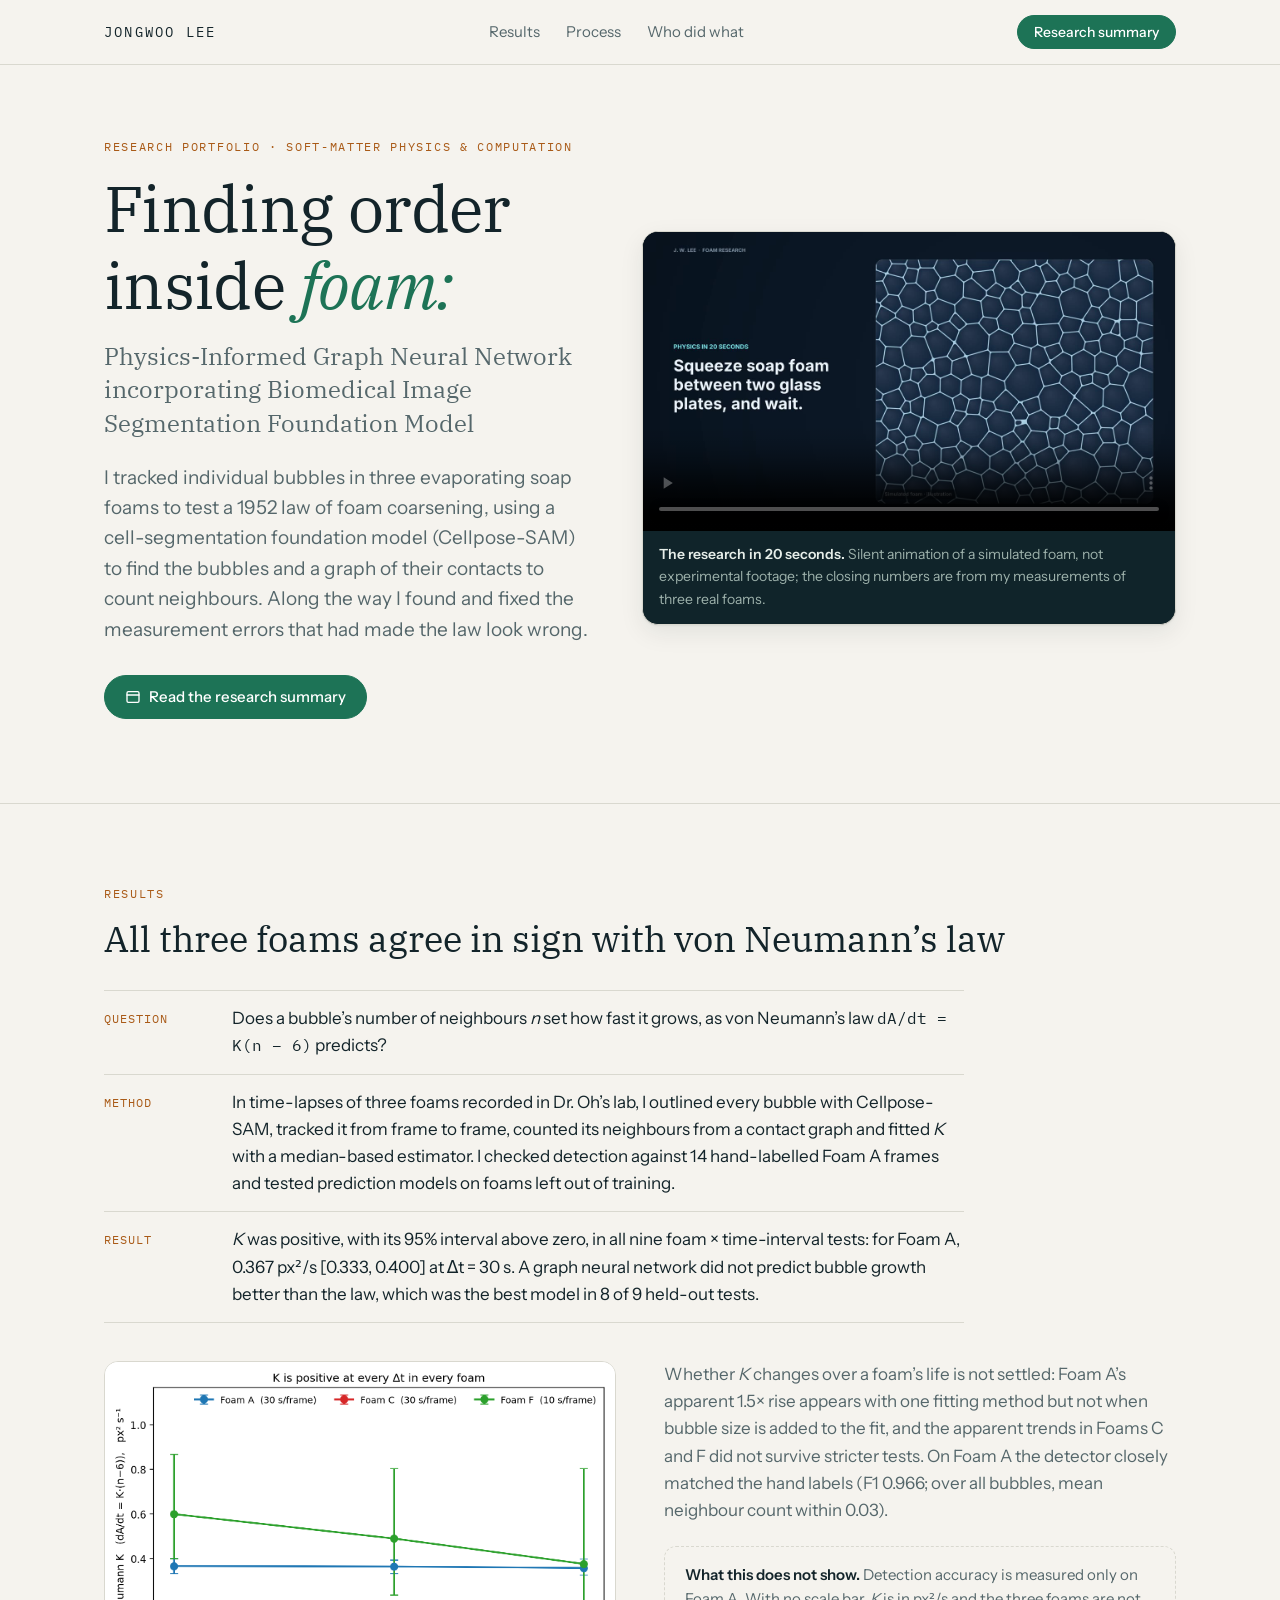
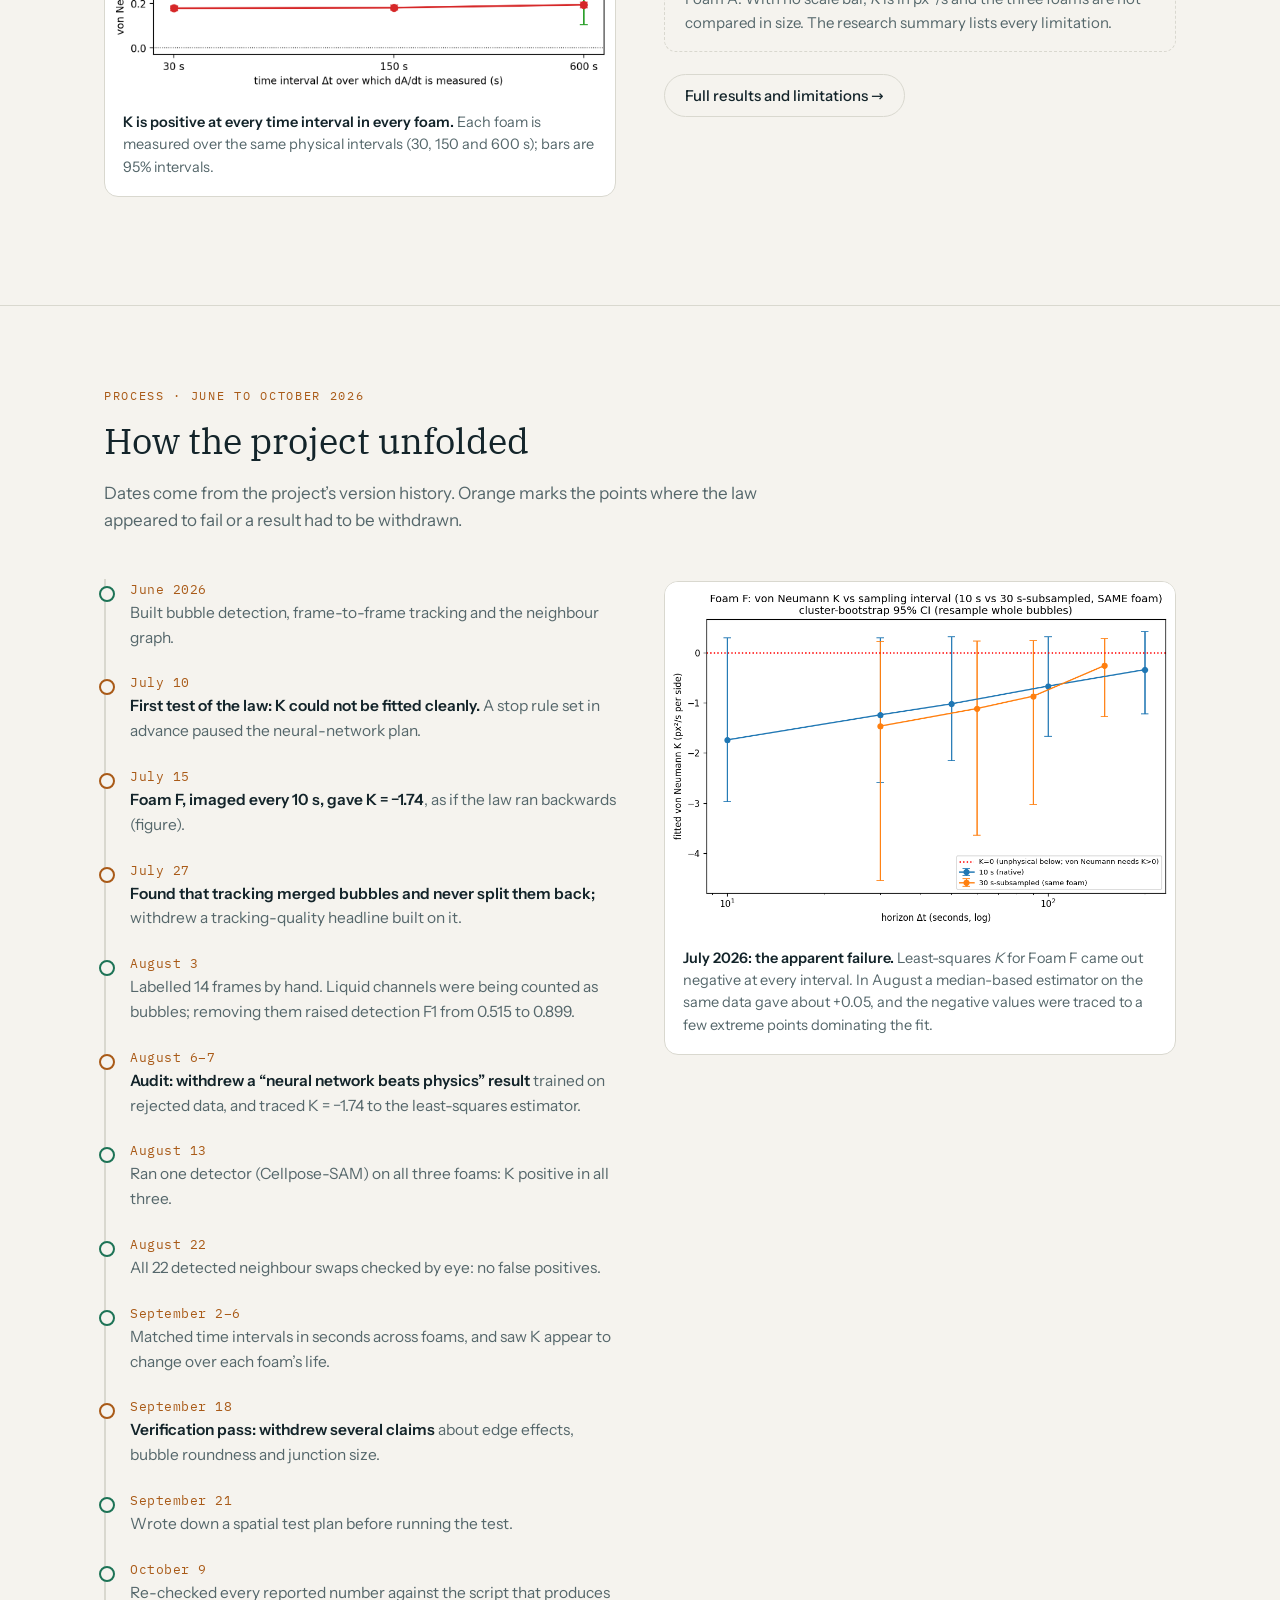
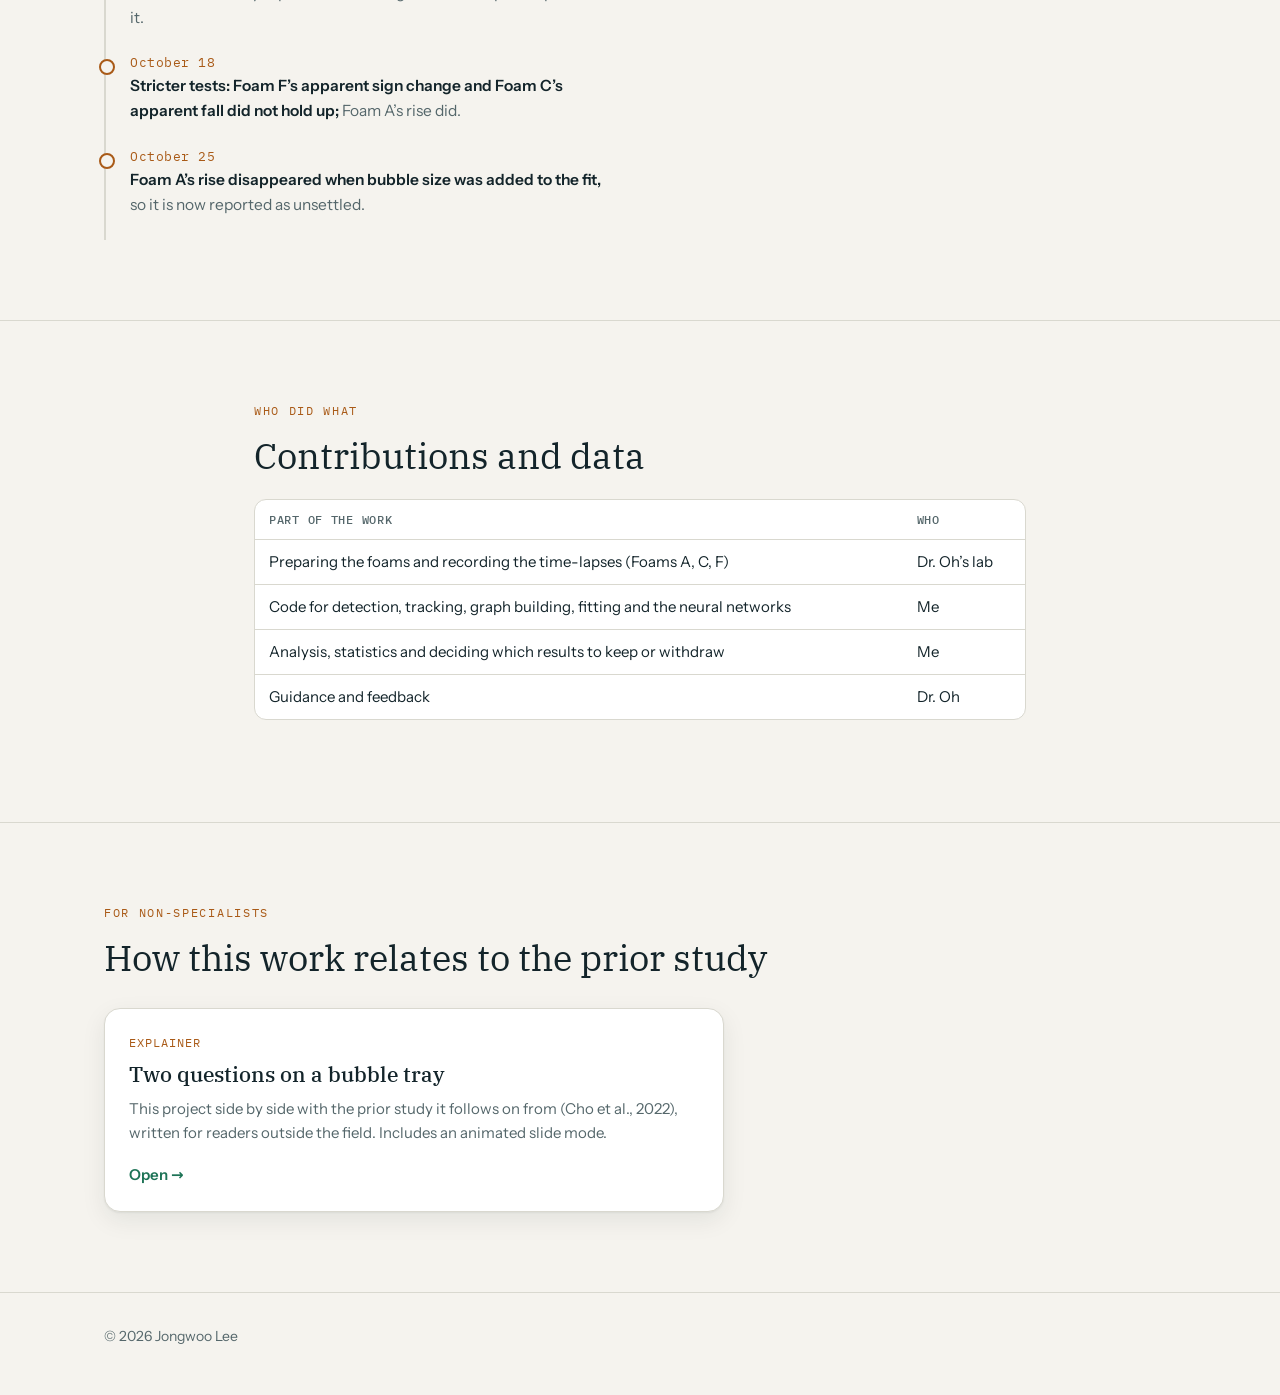
<file: index.html>
<!doctype html>
<html lang="en">
<head>
<meta charset="utf-8">
<meta name="viewport" content="width=device-width, initial-scale=1">
<title>Finding order inside foam: Physics-Informed Graph Neural Network incorporating Biomedical Image Segmentation Foundation Model — Jongwoo Lee</title>
<meta name="description" content="Jongwoo Lee's research portfolio: tracking bubbles in three evaporating soap foams, detected with the Cellpose-SAM segmentation model, to test von Neumann's law of foam coarsening.">
<meta property="og:title" content="Finding order inside foam: Physics-Informed Graph Neural Network incorporating Biomedical Image Segmentation Foundation Model">
<meta property="og:description" content="Tracking bubbles in three evaporating soap foams to test a 1952 law of foam coarsening.">
<meta property="og:image" content="assets/video-poster.jpg">
<link rel="icon" href="data:image/svg+xml,%3Csvg xmlns='http://www.w3.org/2000/svg' viewBox='0 0 64 64'%3E%3Crect width='64' height='64' rx='14' fill='%230b1a1f'/%3E%3Cg fill='none' stroke='%238fd6b4' stroke-width='3'%3E%3Ccircle cx='24' cy='26' r='11'/%3E%3Ccircle cx='42' cy='24' r='8'/%3E%3Ccircle cx='38' cy='42' r='10'/%3E%3C/g%3E%3C/svg%3E">
<link rel="stylesheet" href="assets/site.css">
<style>
.hero { padding: 72px 0 84px; }
.hero .wrap { display: grid; grid-template-columns: 1fr 1.1fr; gap: 52px; align-items: center; }
.hero h1 { font-size: clamp(40px, 6vw, 64px); letter-spacing: -.01em; }
.hero h1 em { color: var(--accent); }
.hero h1 .subtitle { display: block; font-size: clamp(19px, 2.1vw, 24px); line-height: 1.4; color: var(--muted); margin-top: 16px; letter-spacing: 0; }
.hero .lede { font-size: 19px; margin: 22px 0 30px; }
.video-card { margin: 0; border: 1px solid var(--line); border-radius: 16px; overflow: hidden; background: #0b1a1f; box-shadow: var(--shadow); }
.video-card video { width: 100%; height: auto; aspect-ratio: 16 / 9; background: #0b1a1f; }
.video-card figcaption { padding: 12px 16px 14px; font-size: 14px; color: #9db1ab; background: #10242a; }
.video-card figcaption b { color: #e6eee9; font-weight: 600; }
@media (max-width: 900px) { .hero { padding: 48px 0 60px; } .hero .wrap { grid-template-columns: 1fr; gap: 36px; } }
.qmr { display: grid; gap: 0; margin: 30px 0 8px; max-width: 860px; }
.qmr div { display: grid; grid-template-columns: 110px 1fr; gap: 18px; padding: 14px 0; border-top: 1px solid var(--line); }
.qmr div:last-child { border-bottom: 1px solid var(--line); }
.qmr dt { font-family: var(--mono); font-size: 12px; letter-spacing: .08em; text-transform: uppercase; color: var(--warm); padding-top: 4px; }
.qmr dd { margin: 0; }
@media (max-width: 520px) { .qmr div { grid-template-columns: 1fr; gap: 4px; } }
.split { display: grid; grid-template-columns: 1fr 1fr; gap: 48px; align-items: start; }
@media (max-width: 900px) { .split { grid-template-columns: 1fr; gap: 24px; } }
.split .fig { margin-top: 30px; }
</style>
</head>
<body>

<header class="nav">
  <div class="wrap">
    <a class="brand" href="#top">Jongwoo Lee</a>
    <ul>
      <li><a href="#results">Results</a></li>
      <li><a href="#process">Process</a></li>
      <li><a href="#credits">Who did what</a></li>
    </ul>
    <button class="btn primary" type="button" data-open="summary">Research summary</button>
  </div>
</header>

<main id="top">
  <div class="hero">
    <div class="wrap">
      <div>
        <p class="eyebrow">Research portfolio · Soft-matter physics &amp; computation</p>
        <h1>Finding order inside <em>foam:</em><span class="subtitle">Physics-Informed Graph Neural Network incorporating Biomedical Image Segmentation Foundation Model</span></h1>
        <p class="lede">I tracked individual bubbles in three evaporating soap foams to test a 1952 law of foam coarsening, using a cell-segmentation foundation model (Cellpose-SAM) to find the bubbles and a graph of their contacts to count neighbours. Along the way I found and fixed the measurement errors that had made the law look wrong.</p>
        <div class="actions">
          <button class="btn primary" type="button" data-open="summary">
            <svg viewBox="0 0 24 24" fill="none" stroke="currentColor" stroke-width="2" stroke-linecap="round" stroke-linejoin="round" aria-hidden="true"><rect x="3" y="4" width="18" height="16" rx="2"/><path d="M3 9h18"/></svg>
            Read the research summary
          </button>
        </div>
      </div>
      <figure class="video-card">
        <video controls playsinline preload="metadata" poster="assets/video-poster.jpg" aria-describedby="video-caption">
          <source src="assets/foam-research-20s.mp4" type="video/mp4">
          <a href="assets/foam-research-20s.mp4">Download the 20-second overview (MP4)</a>
        </video>
        <figcaption id="video-caption"><b>The research in 20 seconds.</b> Silent animation of a simulated foam, not experimental footage; the closing numbers are from my measurements of three real foams.</figcaption>
      </figure>
    </div>
  </div>

  <section id="results">
    <div class="wrap">
      <p class="eyebrow">Results</p>
      <h2>All three foams agree in sign with von Neumann’s law</h2>
      <dl class="qmr">
        <div><dt>Question</dt><dd>Does a bubble’s number of neighbours <i>n</i> set how fast it grows, as von Neumann’s law <span class="mono">dA/dt = K(n − 6)</span> predicts?</dd></div>
        <div><dt>Method</dt><dd>In time-lapses of three foams recorded in Dr. Oh’s lab, I outlined every bubble with Cellpose-SAM, tracked it from frame to frame, counted its neighbours from a contact graph and fitted <i>K</i> with a median-based estimator. I checked detection against 14 hand-labelled Foam A frames and tested prediction models on foams left out of training.</dd></div>
        <div><dt>Result</dt><dd><i>K</i> was positive, with its 95% interval above zero, in all nine foam × time-interval tests: for Foam A, 0.367 px²/s [0.333, 0.400] at Δt = 30 s. A graph neural network did not predict bubble growth better than the law, which was the best model in 8 of 9 held-out tests.</dd></div>
      </dl>
      <div class="split">
        <figure class="fig">
          <button class="zoom" type="button" aria-label="Enlarge: K versus time interval"><img src="assets/fig-k-vs-interval.png" width="1400" height="919" loading="lazy" alt="K with 95 percent intervals for Foams A, C and F at time intervals of 30, 150 and 600 seconds; all values are above zero."></button>
          <figcaption><b>K is positive at every time interval in every foam.</b> Each foam is measured over the same physical intervals (30, 150 and 600 s); bars are 95% intervals.</figcaption>
        </figure>
        <div>
          <p class="lede" style="margin-top:30px">Whether <i>K</i> changes over a foam’s life is not settled: Foam A’s apparent 1.5× rise appears with one fitting method but not when bubble size is added to the fit, and the apparent trends in Foams C and F did not survive stricter tests. On Foam A the detector closely matched the hand labels (F1 0.966; over all bubbles, mean neighbour count within 0.03).</p>
          <p class="note"><b>What this does not show.</b> Detection accuracy is measured only on Foam A. With no scale bar, <i>K</i> is in px²/s and the three foams are not compared in size. The research summary lists every limitation.</p>
          <div class="actions"><button class="btn" type="button" data-open="summary">Full results and limitations →</button></div>
        </div>
      </div>
    </div>
  </section>

  <section id="process">
    <div class="wrap">
      <p class="eyebrow">Process · June to October 2026</p>
      <h2>How the project unfolded</h2>
      <p class="lede">Dates come from the project’s version history. Orange marks the points where the law appeared to fail or a result had to be withdrawn.</p>
      <div class="split">
        <ol class="timeline">
          <li><time>June 2026</time><p>Built bubble detection, frame-to-frame tracking and the neighbour graph.</p></li>
          <li class="setback"><time>July 10</time><p><b>First test of the law: K could not be fitted cleanly.</b> A stop rule set in advance paused the neural-network plan.</p></li>
          <li class="setback"><time>July 15</time><p><b>Foam F, imaged every 10 s, gave K = −1.74</b>, as if the law ran backwards (figure).</p></li>
          <li class="setback"><time>July 27</time><p><b>Found that tracking merged bubbles and never split them back;</b> withdrew a tracking-quality headline built on it.</p></li>
          <li><time>August 3</time><p>Labelled 14 frames by hand. Liquid channels were being counted as bubbles; removing them raised detection F1 from 0.515 to 0.899.</p></li>
          <li class="setback"><time>August 6–7</time><p><b>Audit: withdrew a “neural network beats physics” result</b> trained on rejected data, and traced K = −1.74 to the least-squares estimator.</p></li>
          <li><time>August 13</time><p>Ran one detector (Cellpose-SAM) on all three foams: K positive in all three.</p></li>
          <li><time>August 22</time><p>All 22 detected neighbour swaps checked by eye: no false positives.</p></li>
          <li><time>September 2–6</time><p>Matched time intervals in seconds across foams, and saw K appear to change over each foam’s life.</p></li>
          <li class="setback"><time>September 18</time><p><b>Verification pass: withdrew several claims</b> about edge effects, bubble roundness and junction size.</p></li>
          <li><time>September 21</time><p>Wrote down a spatial test plan before running the test.</p></li>
          <li><time>October 9</time><p>Re-checked every reported number against the script that produces it.</p></li>
          <li class="setback"><time>October 18</time><p><b>Stricter tests: Foam F’s apparent sign change and Foam C’s apparent fall did not hold up;</b> Foam A’s rise did.</p></li>
          <li class="setback"><time>October 25</time><p><b>Foam A’s rise disappeared when bubble size was added to the fit,</b> so it is now reported as unsettled.</p></li>
        </ol>
        <figure class="fig">
          <button class="zoom" type="button" aria-label="Enlarge: the July apparent failure"><img src="assets/fig-july-apparent-failure.png" width="960" height="660" loading="lazy" alt="July 2026 plot: Foam F's fitted K is negative, about minus 1.74 at a 10-second interval, with intervals reaching above zero."></button>
          <figcaption><b>July 2026: the apparent failure.</b> Least-squares <i>K</i> for Foam F came out negative at every interval. In August a median-based estimator on the same data gave about +0.05, and the negative values were traced to a few extreme points dominating the fit.</figcaption>
        </figure>
      </div>
    </div>
  </section>

  <section id="credits">
    <div class="wrap narrow">
      <p class="eyebrow">Who did what</p>
      <h2>Contributions and data</h2>
      <div class="table-wrap">
        <table>
          <thead><tr><th>Part of the work</th><th>Who</th></tr></thead>
          <tbody>
            <tr><td>Preparing the foams and recording the time-lapses (Foams A, C, F)</td><td>Dr. Oh’s lab</td></tr>
            <tr><td>Code for detection, tracking, graph building, fitting and the neural networks</td><td>Me</td></tr>
            <tr><td>Analysis, statistics and deciding which results to keep or withdraw</td><td>Me</td></tr>
            <tr><td>Guidance and feedback</td><td>Dr. Oh</td></tr>
          </tbody>
        </table>
      </div>
    </div>
  </section>

  <section id="more">
    <div class="wrap">
      <p class="eyebrow">For non-specialists</p>
      <h2>How this work relates to the prior study</h2>
      <div class="cards" style="margin-top:28px;grid-template-columns:1fr;max-width:620px">
        <button class="card" type="button" data-open="two-studies">
          <span class="kind">Explainer</span>
          <h3>Two questions on a bubble tray</h3>
          <p>This project side by side with the prior study it follows on from (Cho et al., 2022), written for readers outside the field. Includes an animated slide mode.</p>
          <span class="go">Open →</span>
        </button>
      </div>
    </div>
  </section>
</main>

<footer>
  <div class="wrap">
    <span>© 2026 Jongwoo Lee</span>
  </div>
</footer>

<dialog class="viewer" id="viewer" aria-labelledby="viewer-title">
  <div class="bar">
    <span class="title" id="viewer-title">Research summary</span>
    <a class="icon-btn" id="newtab" href="#" target="_blank" rel="noopener" aria-label="Open in a new tab" title="Open in a new tab">
      <svg viewBox="0 0 24 24" fill="none" stroke="currentColor" stroke-width="2" stroke-linecap="round" stroke-linejoin="round" aria-hidden="true"><path d="M14 4h6v6M20 4l-9 9M18 14v5a1 1 0 0 1-1 1H5a1 1 0 0 1-1-1V7a1 1 0 0 1 1-1h5"/></svg>
    </a>
    <button class="icon-btn" type="button" id="close" aria-label="Close" title="Close (Esc)">
      <svg viewBox="0 0 24 24" fill="none" stroke="currentColor" stroke-width="2" stroke-linecap="round" aria-hidden="true"><path d="M6 6l12 12M18 6 6 18"/></svg>
    </button>
  </div>
  <div class="frame" id="frame">
    <div class="loading"><div class="spinner"></div><span>Loading…</span></div>
    <iframe id="iframe" title="Research summary" allow="fullscreen"></iframe>
  </div>
</dialog>

<dialog class="lightbox" id="lightbox" aria-label="Enlarged figure">
  <img id="lightbox-img" alt="">
  <p>Click anywhere or press Esc to close</p>
</dialog>

<script>
(function () {
  var DOCS = {
    "summary":     { src: "reports/research-summary.html?v=20261026",  title: "Research summary" },
    "two-studies": { src: "reports/foam-two-studies.html?v=20261026",  title: "Two questions on a bubble tray" }
  };
  var ALIASES = { "report": "summary" };  // old links to #report keep working
  var viewer = document.getElementById("viewer");
  var iframe = document.getElementById("iframe");
  var frame = document.getElementById("frame");
  var title = document.getElementById("viewer-title");
  var newtab = document.getElementById("newtab");
  var current = null;

  iframe.addEventListener("load", function () {
    if (iframe.getAttribute("src")) frame.classList.add("ready");
  });

  function show(key, push) {
    var doc = DOCS[key];
    if (!doc) return;
    if (current !== key) {
      frame.classList.remove("ready");
      iframe.src = doc.src;
      current = key;
    }
    title.textContent = doc.title;
    newtab.href = doc.src;
    if (!viewer.open) {
      if (typeof viewer.showModal === "function") viewer.showModal();
      else { window.open(doc.src, "_blank", "noopener"); return; }
      document.body.classList.add("modal-open");
    }
    if (push !== false && location.hash !== "#" + key) history.replaceState(null, "", "#" + key);
  }

  function keyFromHash() {
    var k = location.hash.slice(1);
    return DOCS[k] ? k : ALIASES[k];
  }

  document.querySelectorAll("[data-open]").forEach(function (el) {
    el.addEventListener("click", function () { show(el.dataset.open); });
  });
  document.getElementById("close").addEventListener("click", function () { viewer.close(); });
  viewer.addEventListener("close", function () {
    if (viewer.open) return;  // reopened before this event fired
    document.body.classList.remove("modal-open");
    if (keyFromHash()) history.replaceState(null, "", location.pathname + location.search);
  });
  viewer.addEventListener("click", function (e) { if (e.target === viewer) viewer.close(); });

  // Deep links: #summary (or the old #report) and #two-studies open the popup directly.
  function fromHash() { var k = keyFromHash(); if (k) show(k, false); }
  window.addEventListener("hashchange", fromHash);
  fromHash();

  var lb = document.getElementById("lightbox");
  var lbImg = document.getElementById("lightbox-img");
  document.querySelectorAll(".zoom").forEach(function (btn) {
    btn.addEventListener("click", function () {
      var img = btn.querySelector("img");
      lbImg.src = img.src;
      lbImg.alt = img.alt;
      if (typeof lb.showModal === "function") lb.showModal();
      else window.open(img.src, "_blank", "noopener");
    });
  });
  lb.addEventListener("click", function () { lb.close(); });
})();
</script>
</body>
</html>
</file>
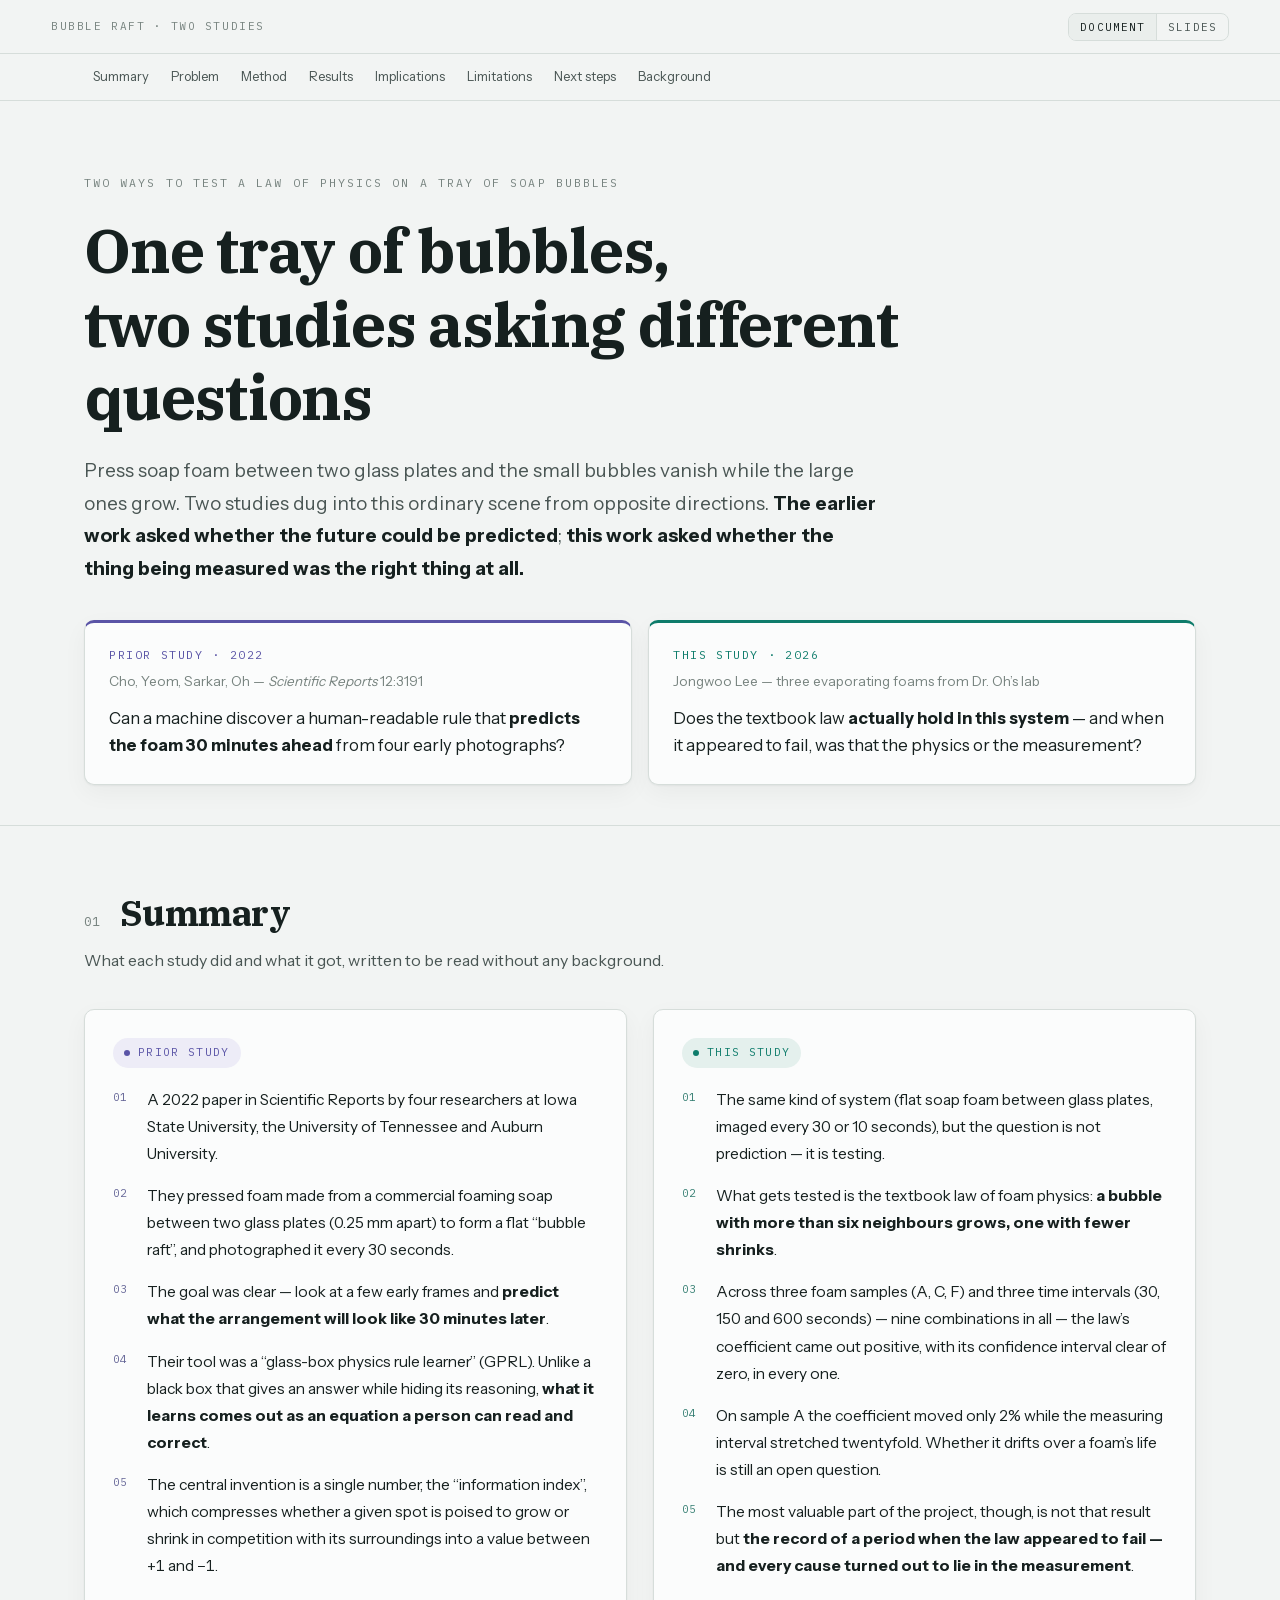
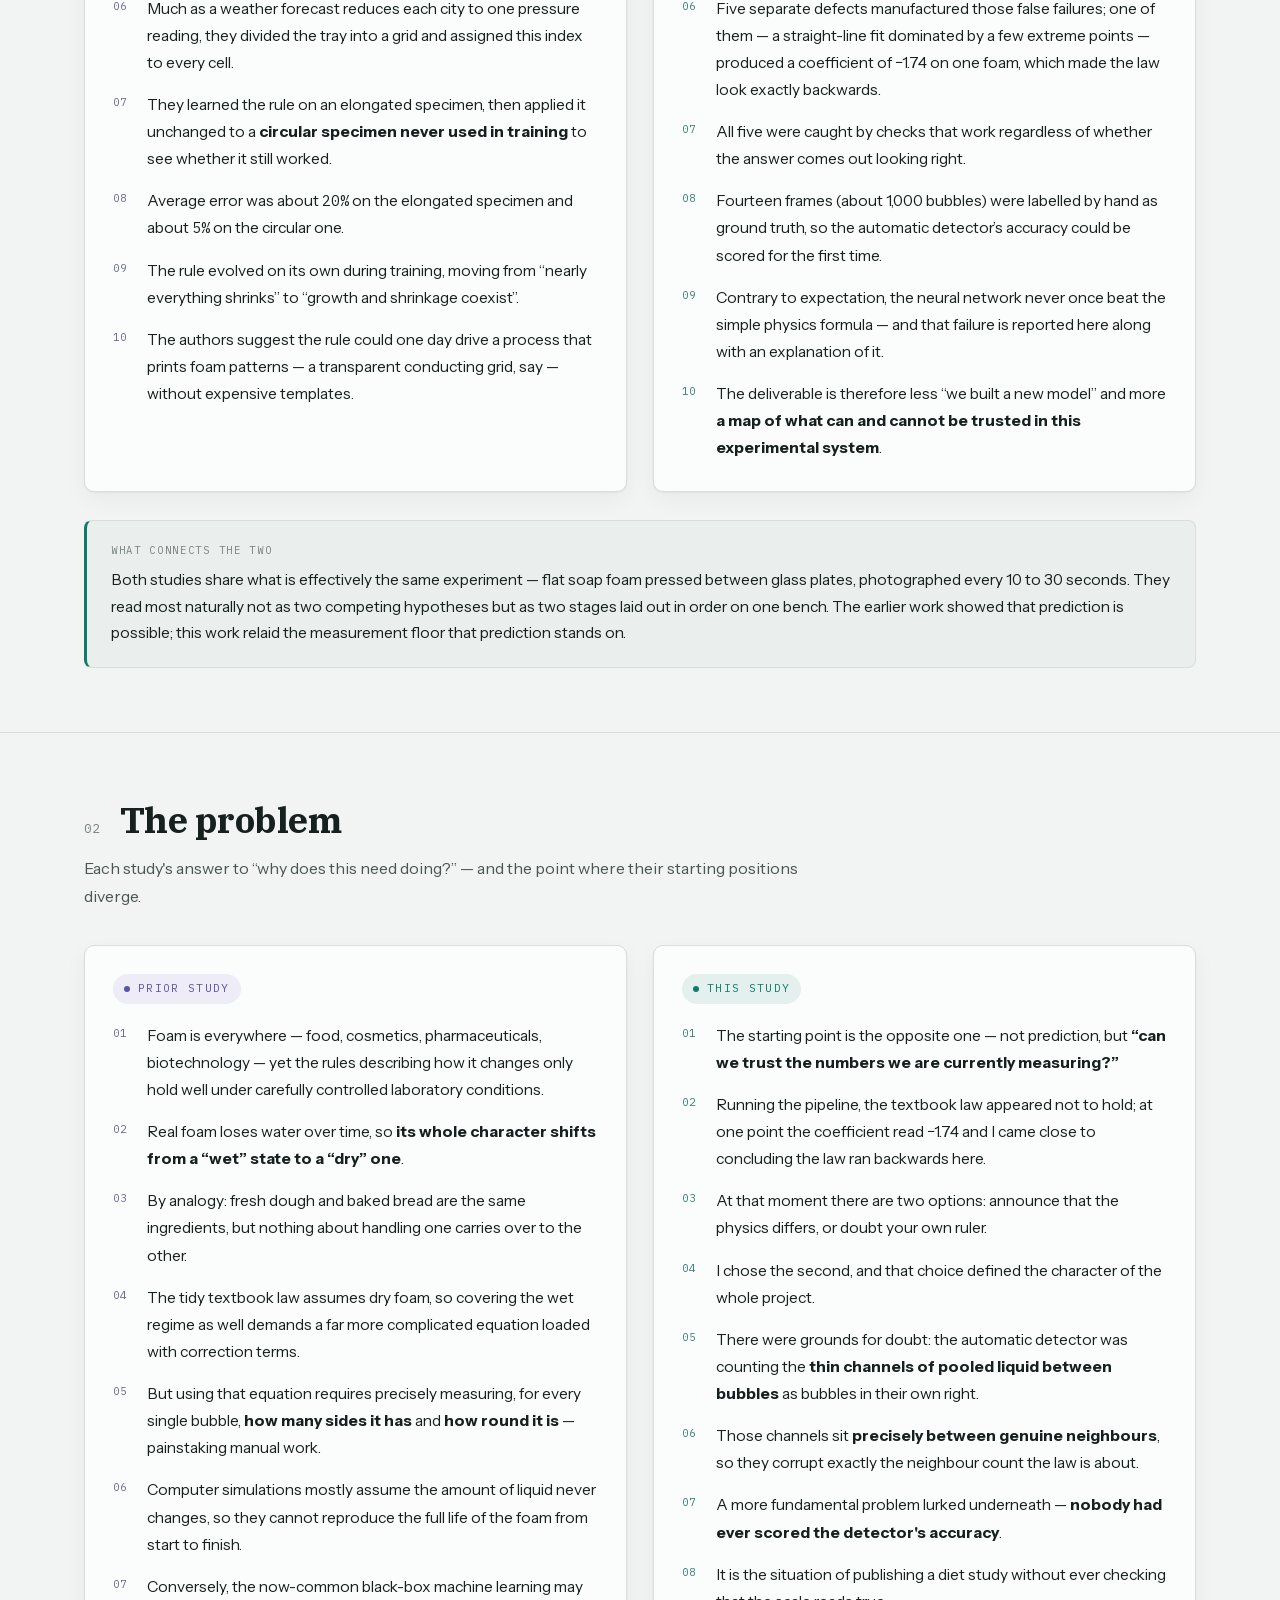
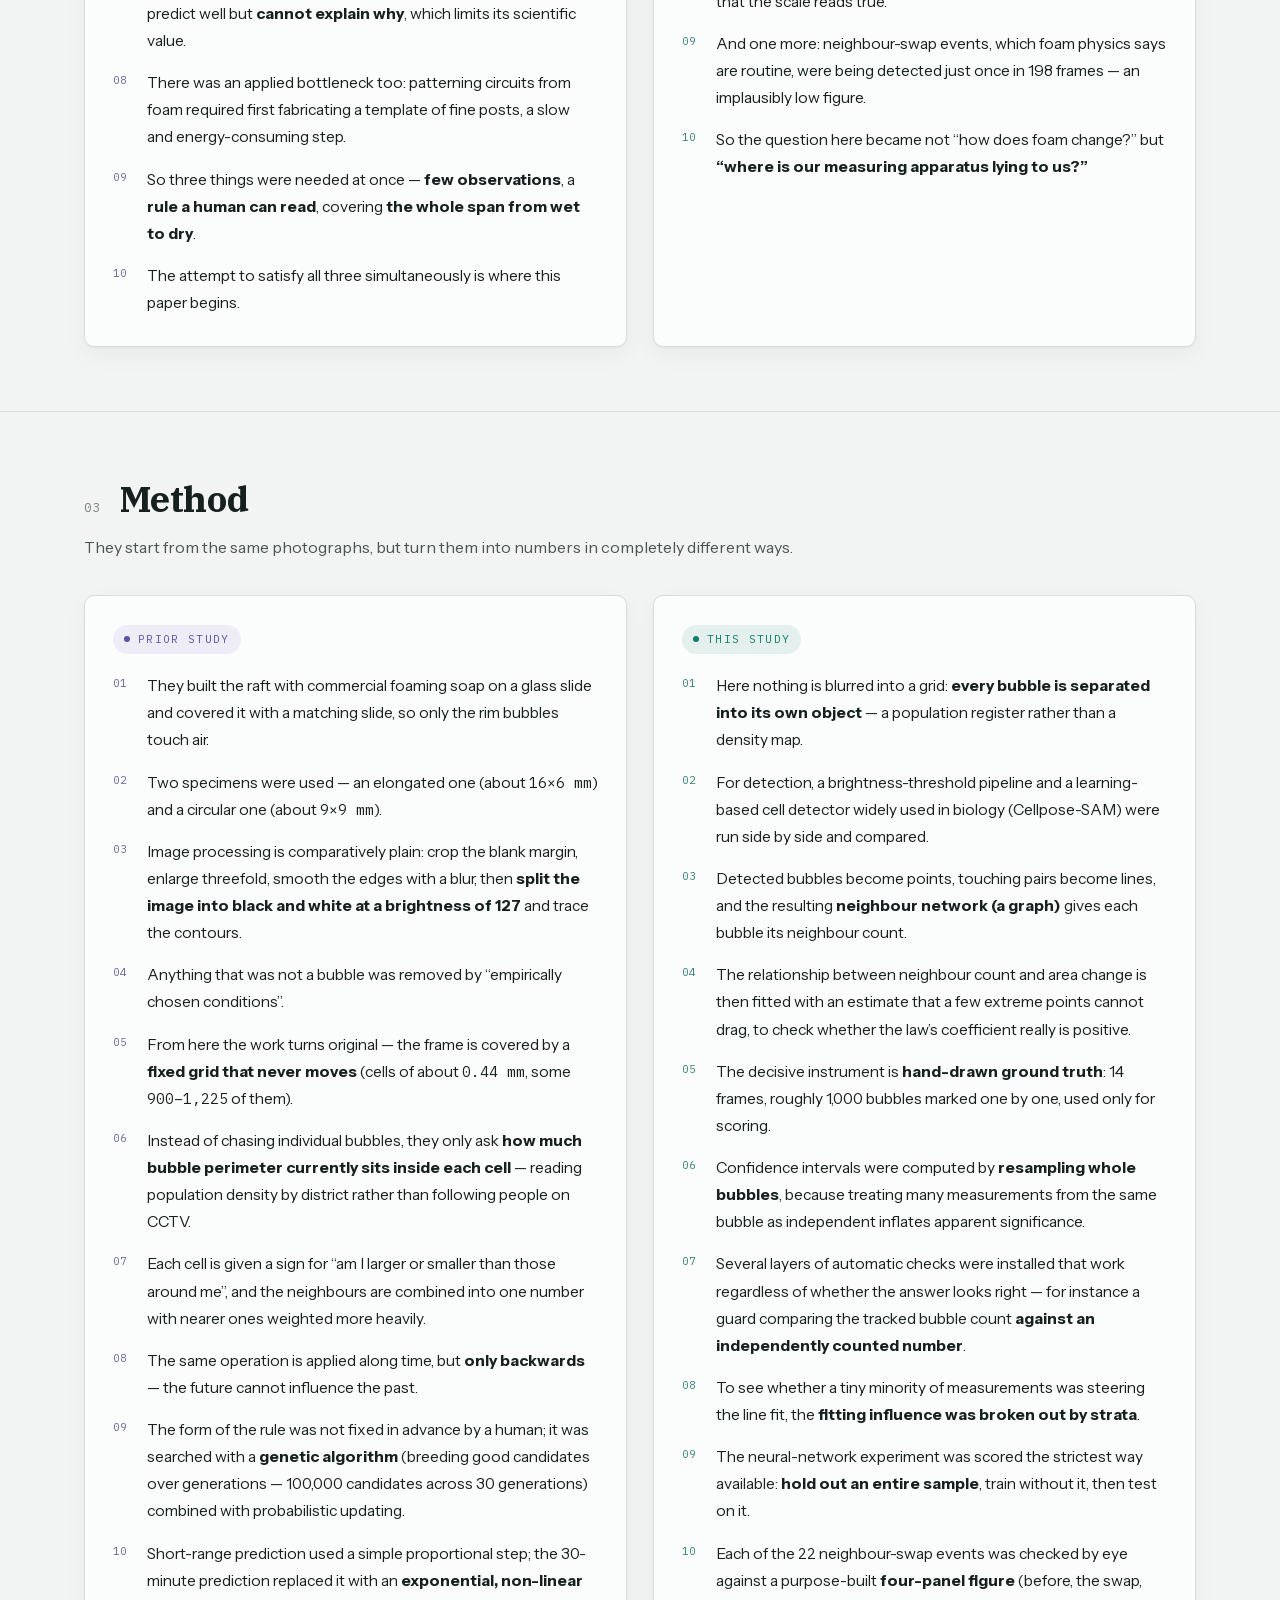
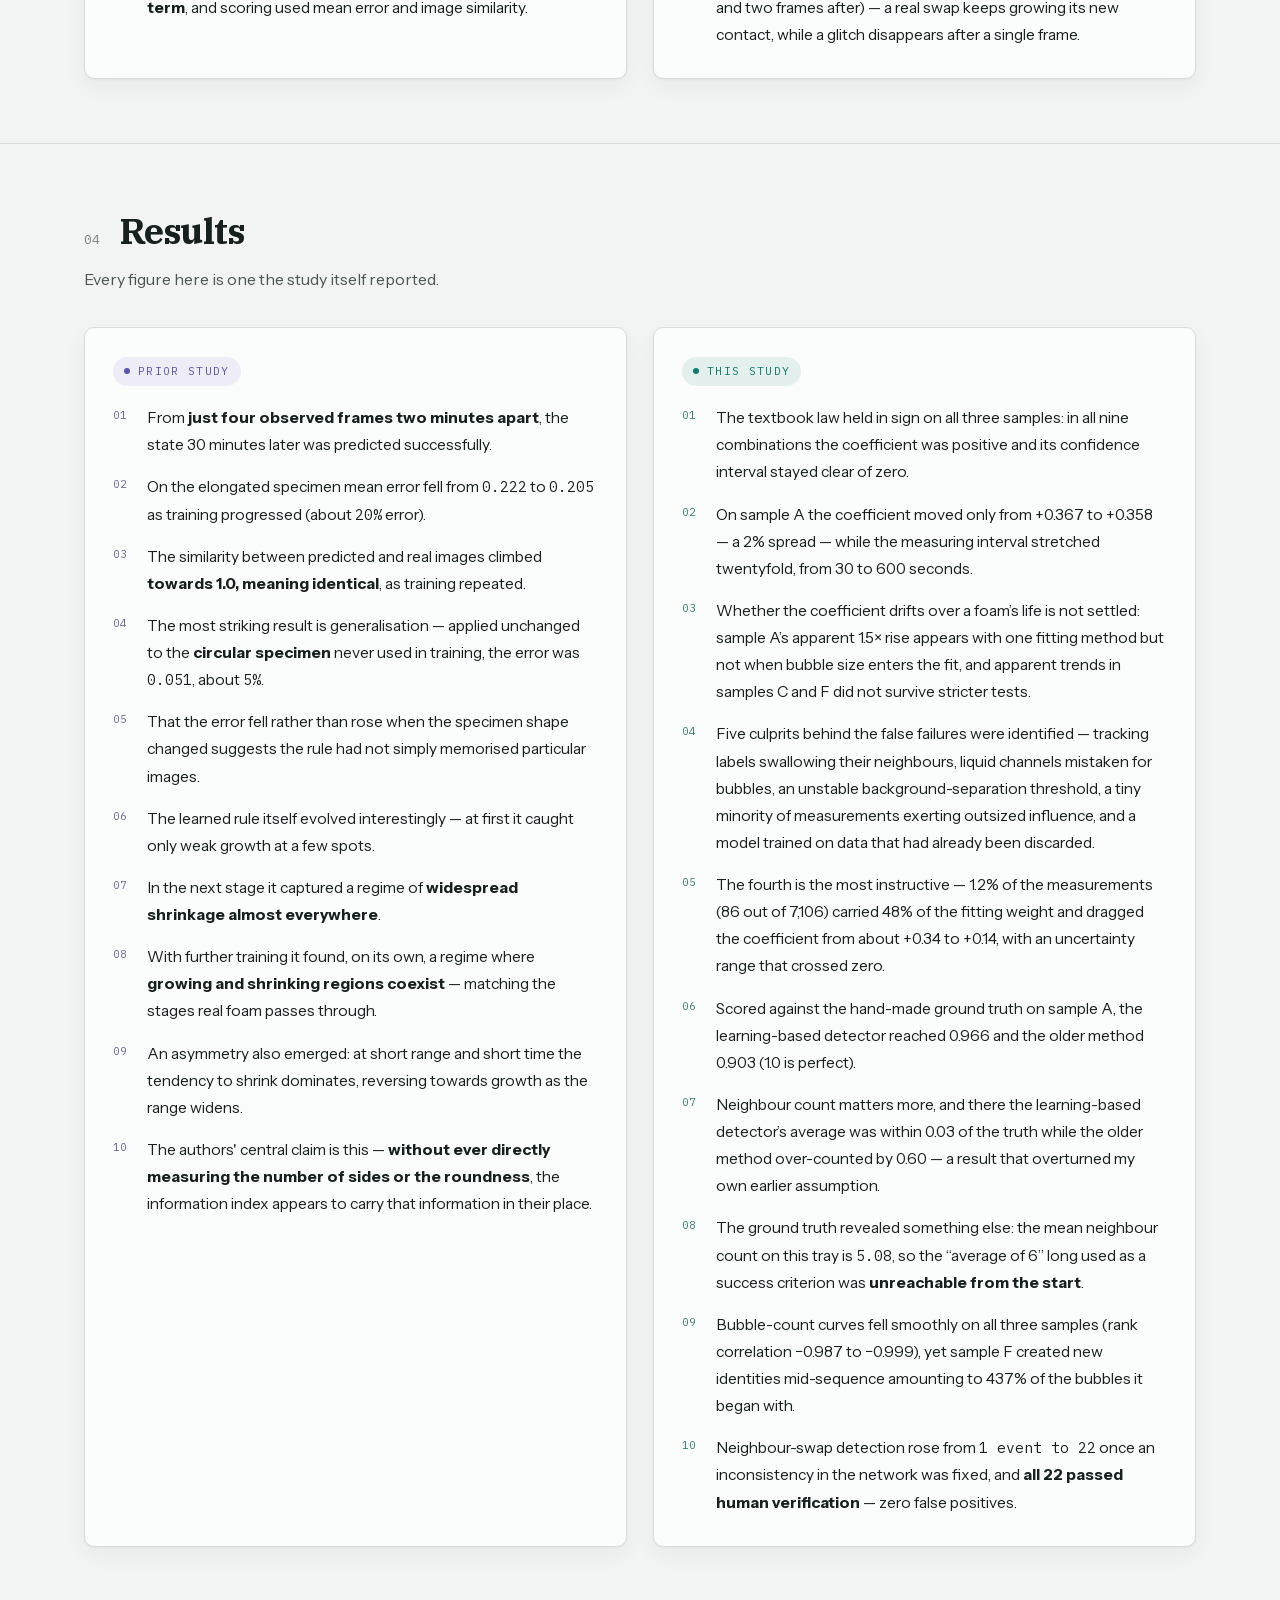
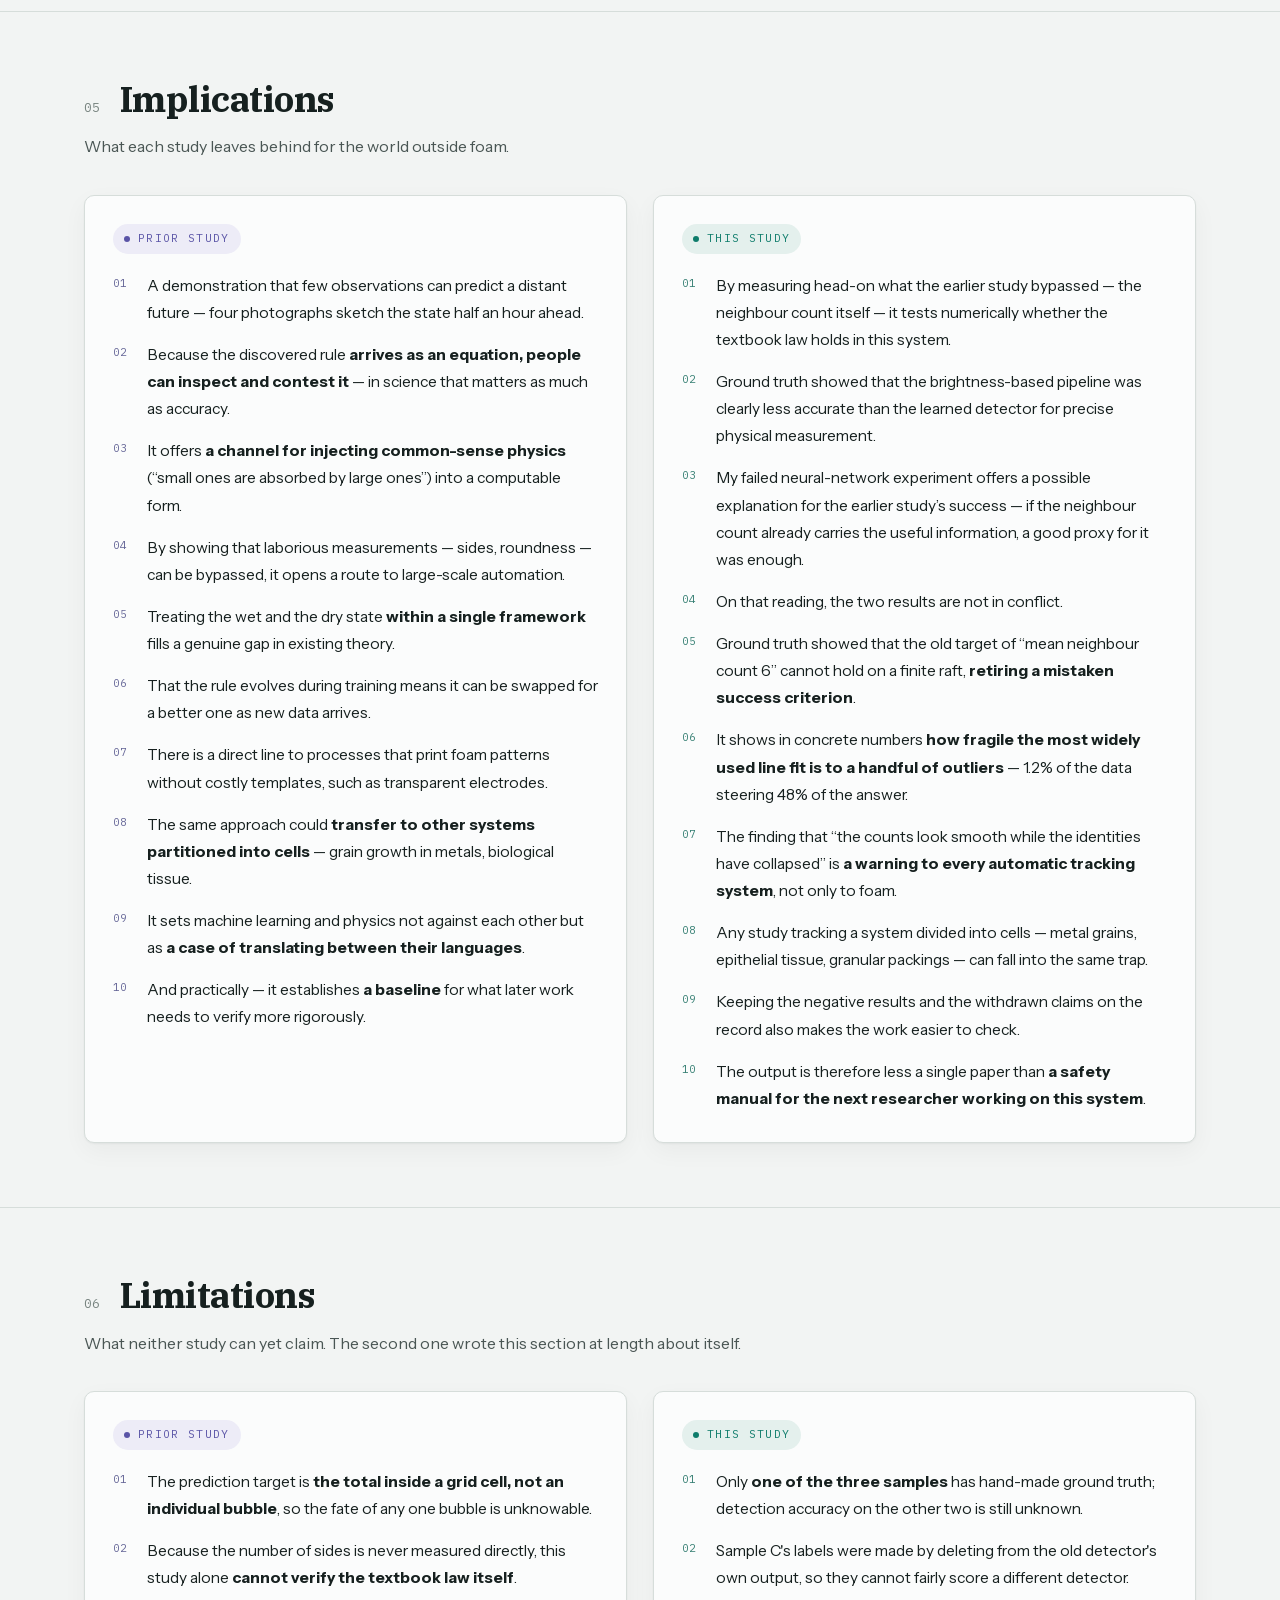
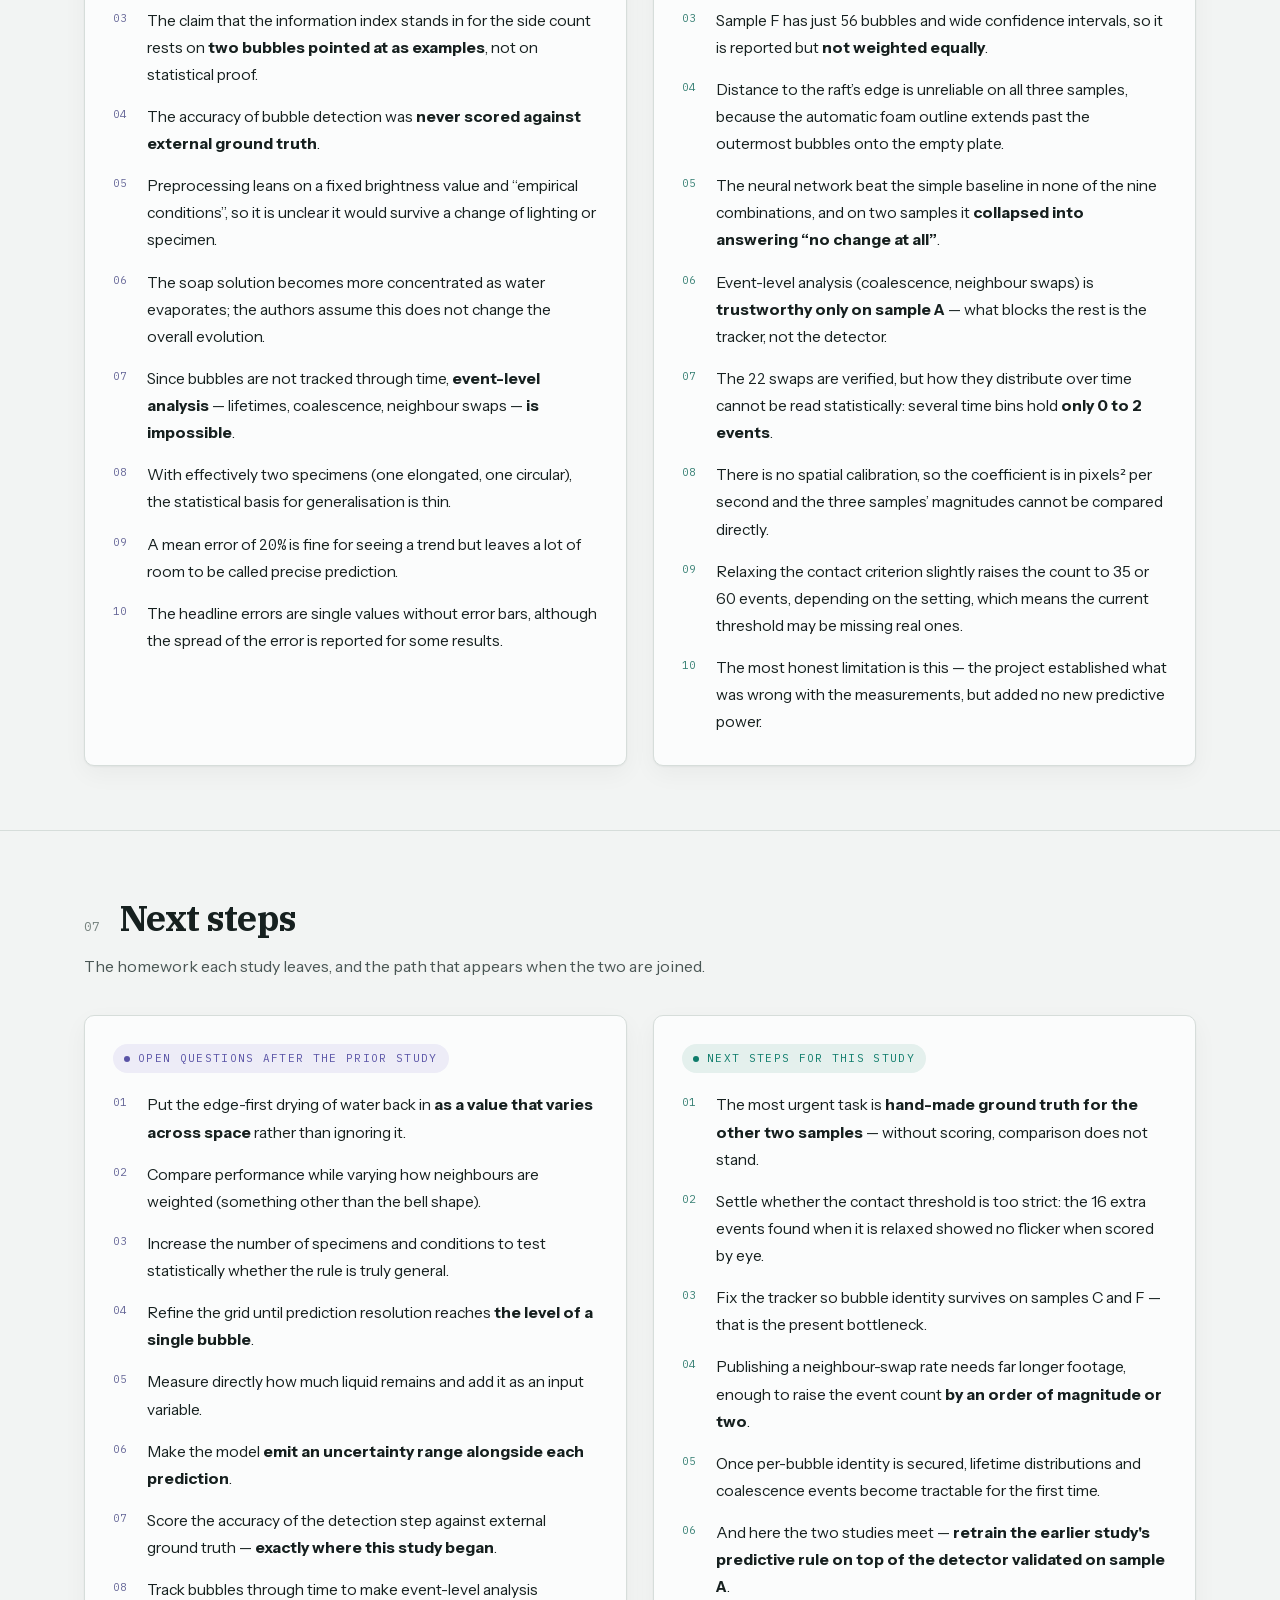
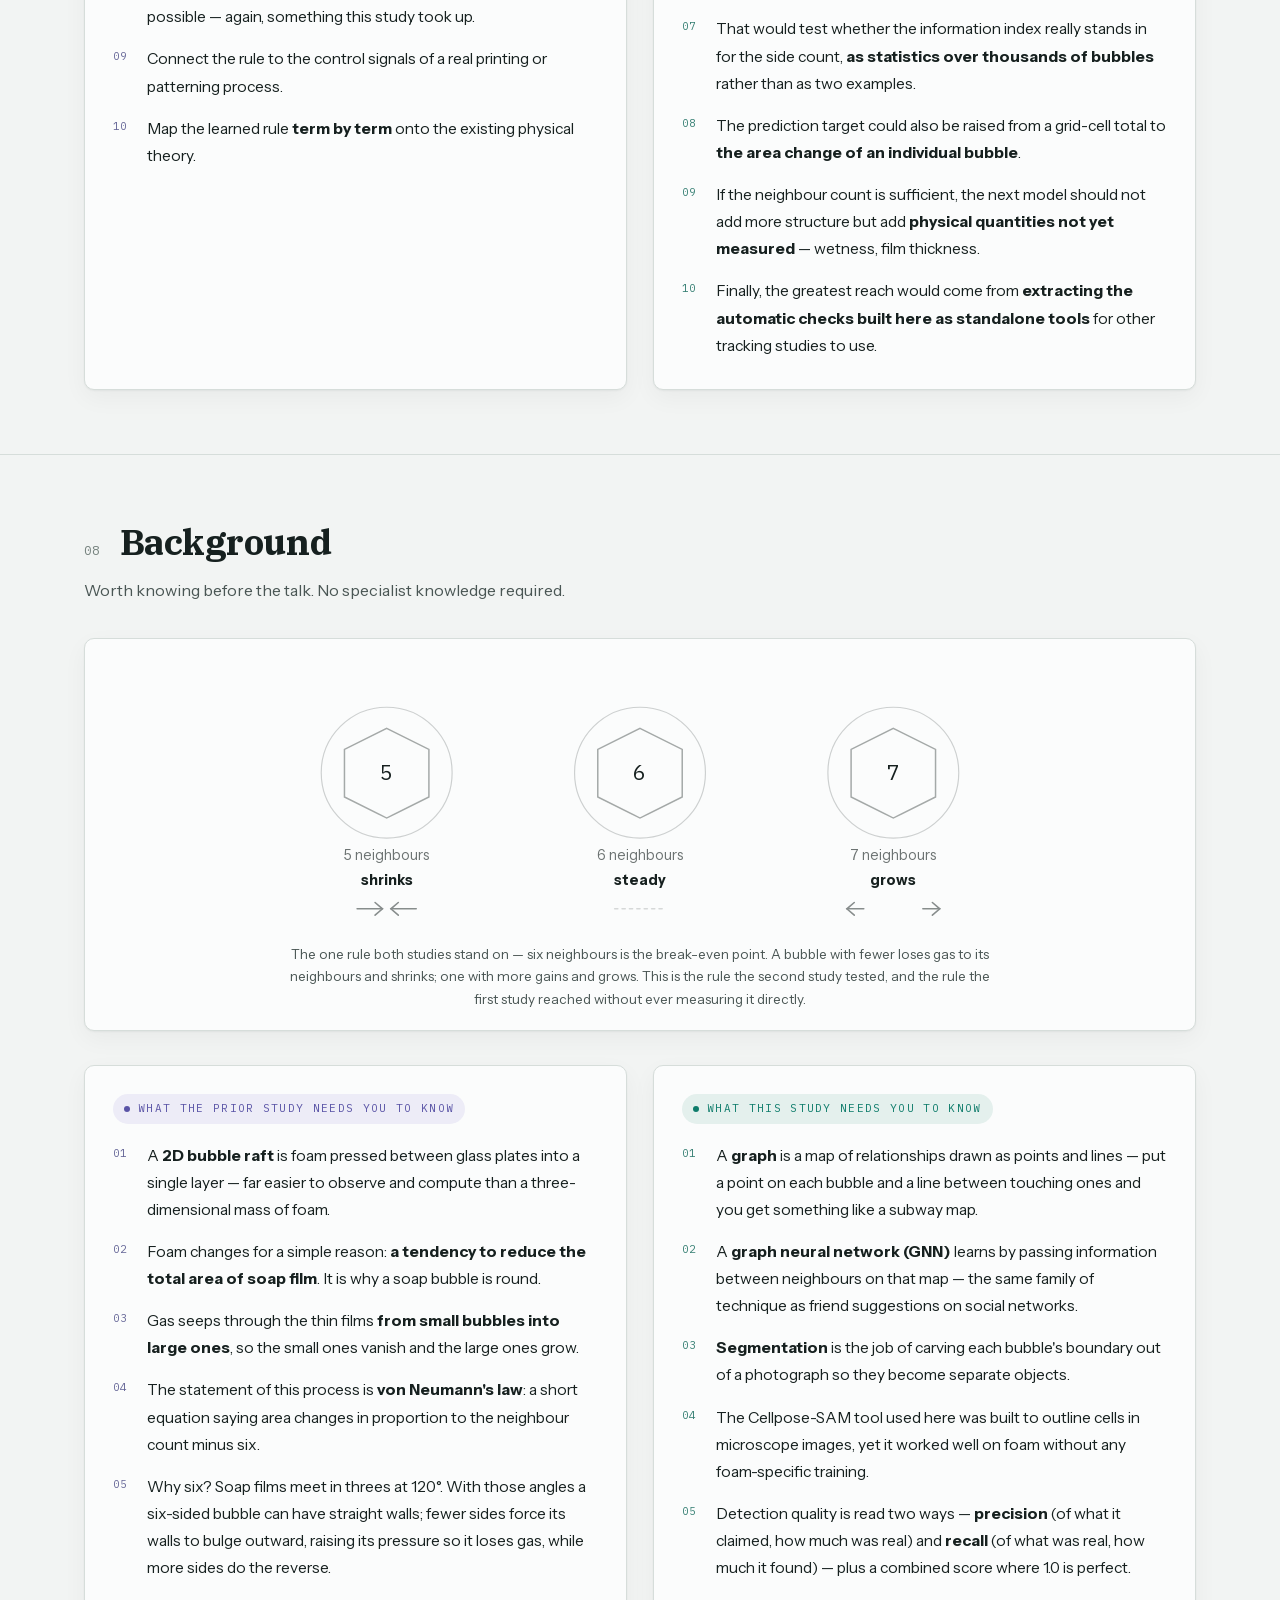
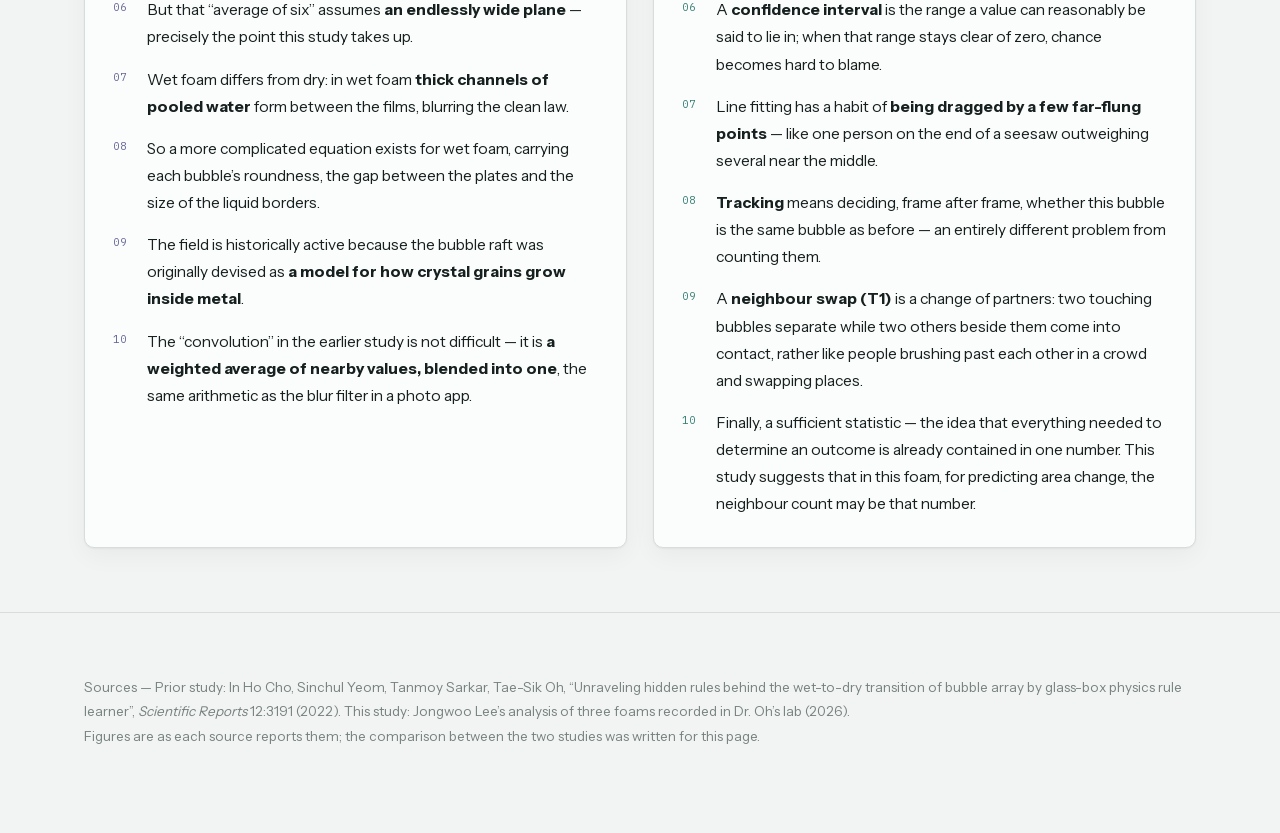
<file: reports/foam-two-studies.html>
<!doctype html>
<html lang="en">
<head>
<meta charset="utf-8">
<meta name="viewport" content="width=device-width, initial-scale=1, viewport-fit=cover">
<title>Two Questions on a Bubble Tray</title>
<style>@font-face{font-family:'KRBody';font-style:normal;font-weight:400;font-display:swap;src:url([data-uri]) format('woff2')}
@font-face{font-family:'LatinBody';font-style:normal;font-weight:400;font-display:swap;src:url([data-uri]) format('woff2')}
@font-face{font-family:'LatinBody';font-style:normal;font-weight:700;font-display:swap;src:url([data-uri]) format('woff2')}
@font-face{font-family:'LatinMono';font-style:normal;font-weight:400;font-display:swap;src:url([data-uri]) format('woff2')}
@font-face{font-family:'LatinMono';font-style:normal;font-weight:700;font-display:swap;src:url([data-uri]) format('woff2')}
@font-face{font-family:'LatinDisplay';font-style:normal;font-weight:700;font-display:swap;src:url([data-uri]) format('woff2')}
@font-face{font-family:'LatinDisplay';font-style:normal;font-weight:400;font-display:swap;src:url([data-uri]) format('woff2')}</style>
<style>
/* ============ tokens: document = paper, deck = stage ============ */
:root{
  --paper:#F2F4F3; --surface:#FBFCFC; --surface-2:#EAEEEC;
  --ink:#16201F; --ink-2:#4A5654; --ink-3:#77837F;
  --rule:#D6DDDA; --prior:#5A54A6; --prior-wash:#EDECF7;
  --now:#0E7C6B; --now-wash:#E4F0ED; --warn:#A8501E;
  --shadow:0 1px 2px rgba(22,32,31,.05), 0 8px 24px rgba(22,32,31,.045);
  --font-d:"LatinDisplay",Georgia,serif;
  --font-b:"LatinBody",system-ui,sans-serif;
  --font-m:"LatinMono",ui-monospace,monospace;
}
@media (prefers-color-scheme: dark){
  :root:not([data-theme="light"]){
    --paper:#0F1514; --surface:#161E1D; --surface-2:#1D2725;
    --ink:#E9EEEC; --ink-2:#A6B3B0; --ink-3:#7E8C89;
    --rule:#2A3532; --prior:#A39CF0; --prior-wash:#1E1E33;
    --now:#4FC6AE; --now-wash:#122723; --warn:#E09763;
    --shadow:0 1px 2px rgba(0,0,0,.3), 0 10px 30px rgba(0,0,0,.28);
  }
}
:root[data-theme="dark"]{
  --paper:#0F1514; --surface:#161E1D; --surface-2:#1D2725;
  --ink:#E9EEEC; --ink-2:#A6B3B0; --ink-3:#7E8C89;
  --rule:#2A3532; --prior:#A39CF0; --prior-wash:#1E1E33;
  --now:#4FC6AE; --now-wash:#122723; --warn:#E09763;
  --shadow:0 1px 2px rgba(0,0,0,.3), 0 10px 30px rgba(0,0,0,.28);
}
*{box-sizing:border-box}
html,body{margin:0;padding:0}
body{
  background:var(--paper); color:var(--ink); font-family:var(--font-b);
  font-size:16px; line-height:1.78; -webkit-font-smoothing:antialiased;
}
body.mode-deck{overflow:hidden}

/* ============ app bar ============ */
.appbar{
  position:sticky; top:0; z-index:200; height:54px;
  display:flex; align-items:center; gap:16px;
  padding:0 clamp(16px,4vw,60px);
  background:color-mix(in srgb, var(--paper) 90%, transparent);
  backdrop-filter:blur(10px); border-bottom:1px solid var(--rule);
}
body.mode-deck .appbar{background:#0B1211; border-bottom-color:#22302E}
body.mode-deck .appbar .brand{color:#6C7D79}
body.mode-deck .seg{border-color:#22302E}
body.mode-deck .seg button{color:#9FB0AC}
body.mode-deck .seg button[aria-pressed="true"]{background:#1D2725; color:#EAF1EF}
.brand{
  font-family:var(--font-m); font-size:11px; letter-spacing:.14em; text-transform:uppercase;
  color:var(--ink-3); white-space:nowrap; margin-right:auto; overflow:hidden; text-overflow:ellipsis;
}
.seg{display:flex; border:1px solid var(--rule); border-radius:8px; overflow:hidden; flex:0 0 auto}
.seg button{
  font-family:var(--font-m); font-size:11px; letter-spacing:.1em; text-transform:uppercase;
  padding:6px 11px; border:0; background:transparent; color:var(--ink-2); cursor:pointer; white-space:nowrap;
}
.seg button + button{border-left:1px solid var(--rule)}
.seg button[aria-pressed="true"]{background:var(--surface-2); color:var(--ink); font-weight:500}
.seg button:focus-visible{outline:2px solid var(--now); outline-offset:-2px}

/* ============ view switching ============ */
.view{display:none}
.view.on{display:block}

/* ============ DOCUMENT ============ */
.wrap{max-width:1160px; margin:0 auto; padding:0 clamp(18px,4vw,24px)}
.dnav{position:sticky; top:54px; z-index:60; background:color-mix(in srgb, var(--paper) 88%, transparent);
  backdrop-filter:blur(10px); border-bottom:1px solid var(--rule)}
.dnav .wrap{display:flex; gap:4px; overflow-x:auto; height:46px; align-items:center; scrollbar-width:none}
.dnav .wrap::-webkit-scrollbar{display:none}
.dnav a{font-size:13px; color:var(--ink-2); text-decoration:none; white-space:nowrap; padding:5px 9px; border-radius:5px}
.dnav a:hover{background:var(--surface-2); color:var(--ink)}
.dnav a:focus-visible{outline:2px solid var(--now); outline-offset:1px}

header.hero{padding:clamp(40px,7vw,72px) 0 40px; border-bottom:1px solid var(--rule)}
.eyebrow{font-family:var(--font-m); font-size:11.5px; letter-spacing:.18em; text-transform:uppercase;
  color:var(--ink-3); margin:0 0 20px}
h1{font-family:var(--font-d); font-weight:700; font-size:clamp(32px,6vw,62px); line-height:1.18;
  letter-spacing:-.02em; margin:0 0 22px; text-wrap:balance; max-width:17em}
.lede{font-size:clamp(16px,1.5vw,19px); line-height:1.72; color:var(--ink-2); max-width:42em; margin:0 0 34px; font-weight:400}
.lede strong{font-weight:600; color:var(--ink)}
.pair{display:grid; grid-template-columns:1fr 1fr; gap:16px}
.pair-card{background:var(--surface); border:1px solid var(--rule); border-radius:10px;
  padding:22px 24px 24px; box-shadow:var(--shadow)}
.pair-card.p{border-top:3px solid var(--prior)} .pair-card.n{border-top:3px solid var(--now)}
.pair-card h3{font-family:var(--font-m); font-size:11.5px; letter-spacing:.14em; text-transform:uppercase;
  margin:0 0 4px; font-weight:500}
.pair-card.p h3{color:var(--prior)} .pair-card.n h3{color:var(--now)}
.pair-card .who{font-size:13.5px; color:var(--ink-3); margin:0 0 12px}
.pair-card .q{font-size:16.5px; line-height:1.65; margin:0; color:var(--ink)}
.pair-card .q em{font-style:normal; font-weight:600}

section.block{padding:clamp(40px,6vw,64px) 0; border-bottom:1px solid var(--rule)}
.sec-head{display:flex; gap:clamp(12px,2vw,20px); align-items:baseline; margin-bottom:10px}
.sec-num{font-family:var(--font-m); font-size:13px; color:var(--ink-3); font-variant-numeric:tabular-nums}
h2{font-family:var(--font-d); font-weight:700; font-size:clamp(24px,3.4vw,36px); line-height:1.3;
  margin:0; letter-spacing:-.015em; text-wrap:balance}
.sec-sub{color:var(--ink-2); font-size:16px; max-width:46em; margin:0 0 34px}
.cols{display:grid; grid-template-columns:1fr 1fr; gap:26px}
.col{background:var(--surface); border:1px solid var(--rule); border-radius:10px;
  padding:26px 28px 30px; box-shadow:var(--shadow)}
.col-tag{display:inline-flex; align-items:center; gap:8px; font-family:var(--font-m); font-size:11px;
  letter-spacing:.12em; text-transform:uppercase; padding:5px 11px; border-radius:999px; margin-bottom:18px; font-weight:500}
.col.p .col-tag{background:var(--prior-wash); color:var(--prior)}
.col.n .col-tag{background:var(--now-wash); color:var(--now)}
.col-tag .dot{width:6px; height:6px; border-radius:50%; background:currentColor}
ol.ten{margin:0; padding:0; list-style:none; counter-reset:s}
ol.ten>li{counter-increment:s; position:relative; padding-left:34px; margin-bottom:15px; font-size:15.5px; line-height:1.75}
ol.ten>li:last-child{margin-bottom:0}
ol.ten>li::before{content:counter(s,decimal-leading-zero); position:absolute; left:0; top:2px;
  font-family:var(--font-m); font-size:11px; font-variant-numeric:tabular-nums; color:var(--ink-3)}
.col.p ol.ten>li::before{color:color-mix(in srgb,var(--prior) 62%,var(--ink-3))}
.col.n ol.ten>li::before{color:color-mix(in srgb,var(--now) 62%,var(--ink-3))}
ol.ten b{font-weight:600}
.num{font-family:var(--font-m); font-variant-numeric:tabular-nums; font-size:14.5px; font-weight:500}
.warnword{color:var(--warn); font-weight:600}
figure.diagram{margin:0 0 34px; background:var(--surface); border:1px solid var(--rule);
  border-radius:10px; padding:26px 28px 20px; box-shadow:var(--shadow)}
figure.diagram svg{display:block; width:100%; height:auto; max-width:760px; margin:0 auto}
figcaption{font-size:13.5px; color:var(--ink-2); margin-top:14px; text-align:center; max-width:52em;
  margin-left:auto; margin-right:auto; line-height:1.65}
.bridge{background:var(--surface-2); border:1px solid var(--rule); border-left:3px solid var(--now);
  border-radius:8px; padding:20px 24px; margin-top:28px}
.bridge .lbl{font-family:var(--font-m); font-size:10.5px; letter-spacing:.16em; text-transform:uppercase;
  color:var(--ink-3); display:block; margin-bottom:7px}
.bridge p{margin:0; font-size:15.5px; line-height:1.72; color:var(--ink)}
footer.docfoot{padding:48px 0 72px; color:var(--ink-3); font-size:13.5px; line-height:1.8}
footer.docfoot code{font-family:var(--font-m); font-size:12.5px}

/* ============ DECK ============ */
.deckroot{
  --stage:#0B1211; --stage-2:#111A19; --panel:#0E1716;
  --ink:#EAF1EF; --ink-2:#9FB0AC; --ink-3:#6C7D79; --rule:#22302E;
  --prior:#A39CF0; --now:#4FC6AE; --warn:#E8945C;
  position:relative; width:100%; height:calc(100svh - 54px); overflow:hidden;
  background:var(--stage); color:var(--ink);
}
.slide{position:absolute; inset:0; display:flex; flex-direction:column;
  padding:clamp(18px,3vw,44px) clamp(18px,4vw,60px) calc(78px + env(safe-area-inset-bottom,0px));
  overflow-y:auto; -webkit-overflow-scrolling:touch; overscroll-behavior:contain;
  opacity:0; visibility:hidden; transform:translateY(14px);
  transition:opacity .5s cubic-bezier(.22,.61,.36,1), transform .5s cubic-bezier(.22,.61,.36,1), visibility .5s}
.slide.on{opacity:1; visibility:visible; transform:none}
.chip{display:inline-block; font-family:var(--font-m); font-size:10.5px; letter-spacing:.18em;
  text-transform:uppercase; color:var(--ink-3); border:1px solid var(--rule); border-radius:999px;
  padding:4px 11px; margin-bottom:clamp(10px,1.4vh,16px); align-self:flex-start}
.slide h1{font-family:var(--font-d); font-weight:700; margin:0; font-size:clamp(24px,3.6vw,46px);
  line-height:1.24; letter-spacing:-.02em; text-wrap:balance; max-width:none}
.slide h1 .hl{color:var(--now)} .slide h1 .hp{color:var(--prior)} .slide h1 .hw{color:var(--warn)}
.slide .sub{color:var(--ink-2); font-weight:400; margin:12px 0 0;
  font-size:clamp(13.5px,1.2vw,17px); line-height:1.62; max-width:58em}
.slide .sub b{color:var(--ink); font-weight:600}
.figs{display:flex; gap:clamp(12px,1.6vw,22px); margin-top:clamp(14px,2vh,24px); flex:0 0 auto}
.fig{display:flex; flex-direction:column; flex:1 1 0; min-width:0; min-height:fit-content;
  background:var(--panel); border:1px solid var(--rule); border-radius:13px; overflow:hidden; margin:0}
.fig.p{border-top:2px solid var(--prior)} .fig.n{border-top:2px solid var(--now)} .fig.w{border-top:2px solid var(--warn)}
.fig-head{display:flex; align-items:center; justify-content:space-between; gap:12px; flex-wrap:wrap;
  padding:9px 14px; background:var(--stage-2); border-bottom:1px solid var(--rule)}
.fig-head .ft{font-family:var(--font-m); font-size:10.5px; letter-spacing:.14em; text-transform:uppercase; color:var(--ink-3)}
.fig.p .fig-head .ft{color:var(--prior)} .fig.n .fig-head .ft{color:var(--now)}
.legend{display:flex; gap:14px; flex-wrap:wrap; font-family:var(--font-m); font-size:10.5px; color:var(--ink-3)}
.legend span{display:inline-flex; align-items:center; gap:6px}
.legend i{width:8px; height:8px; border-radius:50%; display:block}
.kread{font-family:var(--font-m); font-size:clamp(15px,1.5vw,20px); font-weight:500;
  font-variant-numeric:tabular-nums; color:var(--now); transition:color .4s}
.kread.flip{color:var(--warn)}
.fig-canvas{position:relative; flex:0 0 auto; height:clamp(210px,34svh,360px); background:var(--panel)}
.fig-canvas canvas{display:block; width:100%; height:100%}
.fig-foot{padding:11px 15px 13px; background:var(--stage-2); border-top:1px solid var(--rule);
  font-size:13px; line-height:1.55; color:var(--ink-2);
  text-align:left; max-width:none; margin:0}
.fig-foot b{color:var(--ink); font-weight:600}
.qgrid{display:grid; grid-template-columns:1fr 1fr; gap:clamp(10px,1.2vw,16px); margin-top:clamp(12px,1.6vh,18px); flex:0 0 auto}
.qcard{background:var(--stage-2); border:1px solid var(--rule); border-radius:11px; padding:13px 16px 15px}
.qcard.p{border-left:3px solid var(--prior)} .qcard.n{border-left:3px solid var(--now)}
.qcard .qk{font-family:var(--font-m); font-size:10.5px; letter-spacing:.14em; text-transform:uppercase; margin-bottom:5px}
.qcard.p .qk{color:var(--prior)} .qcard.n .qk{color:var(--now)}
.qcard .qt{font-size:clamp(13.5px,1.2vw,17px); line-height:1.5; color:var(--ink); font-weight:500}
.qcard .qg{display:block; margin-top:3px; color:var(--ink-3); font-size:12.5px; font-weight:400}
.tiles{display:grid; grid-template-columns:repeat(4,1fr); gap:clamp(9px,1vw,14px); margin-top:clamp(12px,1.6vh,18px); flex:0 0 auto}
.tile{background:var(--stage-2); border:1px solid var(--rule); border-radius:11px; padding:12px 14px 13px}
.tile .tv{font-family:var(--font-m); font-size:clamp(17px,2vw,27px); font-weight:500;
  font-variant-numeric:tabular-nums; line-height:1.15; color:var(--now)}
.tile .tv.warnv{color:var(--warn)}
.tile .tk{font-size:12px; color:var(--ink-2); margin-top:5px; line-height:1.45}
.tile .tk b{color:var(--ink); font-weight:600}
.verdict{margin-top:clamp(11px,1.5vh,17px); padding:13px 18px; border-radius:11px; flex:0 0 auto;
  background:var(--stage-2); border:1px solid var(--rule); border-left:3px solid var(--now);
  font-size:clamp(13px,1.15vw,16.5px); line-height:1.55; color:var(--ink-2)}
.verdict b{color:var(--ink); font-weight:600}
.verdict .pw{color:var(--prior); font-weight:600} .verdict .nw{color:var(--now); font-weight:600}
.controls{position:absolute; left:0; right:0; bottom:0; z-index:20;
  height:calc(56px + env(safe-area-inset-bottom,0px));
  padding:0 clamp(18px,4vw,60px) env(safe-area-inset-bottom,0px);
  display:flex; align-items:center; justify-content:space-between; gap:12px;
  border-top:1px solid var(--rule); background:var(--stage-2)}
.dots{display:flex; gap:9px; align-items:center}
.dots button{width:32px; height:4px; border-radius:2px; border:0; padding:0; cursor:pointer;
  background:var(--rule); transition:background .3s}
.dots button[aria-current="true"]{background:var(--now)}
.dots button:focus-visible{outline:2px solid var(--now); outline-offset:3px}
.counter{font-family:var(--font-m); font-size:11.5px; color:var(--ink-3); font-variant-numeric:tabular-nums; white-space:nowrap}
.counter b{color:var(--now); font-weight:500}
.hint{font-family:var(--font-m); font-size:10.5px; letter-spacing:.1em; text-transform:uppercase; color:var(--ink-3)}
.arrows{display:flex; gap:8px}
.arrows button{width:30px; height:30px; border-radius:7px; border:1px solid var(--rule);
  background:transparent; color:var(--ink-2); cursor:pointer; font-size:14px; line-height:1}
.arrows button:hover{color:var(--ink); border-color:var(--ink-3)}
.arrows button:focus-visible{outline:2px solid var(--now); outline-offset:2px}

@media (max-width:860px){
  .cols{grid-template-columns:1fr; gap:18px}
  .pair{grid-template-columns:1fr}
  .figs{flex-direction:column} .fig{flex:0 0 auto}
  .tiles{grid-template-columns:repeat(2,1fr)}
  .qgrid{grid-template-columns:1fr}
  .hint{display:none}
  .fig-canvas{height:clamp(190px,30svh,280px)}
  .slide .sub{font-size:14px; line-height:1.58; margin-top:10px}
  .fig-head{padding:8px 12px; gap:7px}
  .fig-foot{padding:10px 13px 12px; font-size:12.5px}
}
@media (max-width:520px){
  .slide h1{font-size:clamp(21px,6.2vw,27px)}
  .legend{gap:10px; font-size:10px}
  .tiles{gap:8px} .tile{padding:10px 12px}
  .brand{font-size:10px}
}
@media (prefers-reduced-motion:reduce){ .slide{transition:opacity .01s} }
@media print{
  .appbar,.dnav,.view.deckview{display:none!important}
  body{background:#fff; color:#000}
  section.block{break-inside:avoid; padding:20px 0}
  .col{box-shadow:none}
}
</style>
</head>
<body>

<div class="appbar">
  <span class="brand" id="brand"></span>
  <div class="seg" role="group" aria-label="View">
    <button id="bDoc" aria-pressed="true">Document</button>
    <button id="bDeck" aria-pressed="false">Slides</button>
  </div>
</div>

<div class="view docview on" id="viewDoc">
  <div class="dnav"><div class="wrap" id="dnav"></div></div>
  <header class="hero"><div class="wrap">
    <p class="eyebrow" id="d_eyebrow"></p>
    <h1 id="d_h1"></h1>
    <p class="lede" id="d_lede"></p>
    <div class="pair">
      <div class="pair-card p"><h3 id="d_pc_tag"></h3><p class="who" id="d_pc_who"></p><p class="q" id="d_pc_q"></p></div>
      <div class="pair-card n"><h3 id="d_nc_tag"></h3><p class="who" id="d_nc_who"></p><p class="q" id="d_nc_q"></p></div>
    </div>
  </div></header>
  <div id="d_sections"></div>
  <footer class="docfoot"><div class="wrap"><p id="d_footer"></p></div></footer>
</div>

<div class="view deckview" id="viewDeck">
 <div class="deckroot" id="deck">
  <section class="slide" id="sl1">
    <span class="chip" data-t="s0.chip"></span>
    <h1 data-t="s0.h1"></h1>
    <p class="sub" data-t="s0.sub"></p>
    <div class="figs">
      <figure class="fig">
        <div class="fig-head">
          <span class="ft" data-t="s0.figtitle"></span>
          <span class="legend">
            <span><i style="background:#4FC6AE"></i><span data-t="s0.lg0"></span></span>
            <span><i style="background:#E8945C"></i><span data-t="s0.lg1"></span></span>
            <span><i style="background:#6C7D79"></i><span data-t="s0.lg2"></span></span>
          </span>
        </div>
        <div class="fig-canvas"><canvas id="c1"></canvas></div>
        <figcaption class="fig-foot" data-t="s0.figfoot"></figcaption>
      </figure>
    </div>
    <div class="qgrid">
      <div class="qcard p"><div class="qk" data-t="s0.qp.k"></div><div class="qt" data-t="s0.qp.t"><span class="qg" data-t="s0.qp.g"></span></div></div>
      <div class="qcard n"><div class="qk" data-t="s0.qn.k"></div><div class="qt" data-t="s0.qn.t"><span class="qg" data-t="s0.qn.g"></span></div></div>
    </div>
  </section>

  <section class="slide" id="sl2">
    <span class="chip" data-t="s1.chip"></span>
    <h1 data-t="s1.h1"></h1>
    <p class="sub" data-t="s1.sub"></p>
    <div class="figs">
      <figure class="fig p">
        <div class="fig-head"><span class="ft" data-t="s1.figtitleP"></span></div>
        <div class="fig-canvas"><canvas id="c2a"></canvas></div>
        <figcaption class="fig-foot" data-t="s1.figfootP"></figcaption>
      </figure>
      <figure class="fig n">
        <div class="fig-head"><span class="ft" data-t="s1.figtitleN"></span></div>
        <div class="fig-canvas"><canvas id="c2b"></canvas></div>
        <figcaption class="fig-foot" data-t="s1.figfootN"></figcaption>
      </figure>
    </div>
  </section>

  <section class="slide" id="sl3">
    <span class="chip" data-t="s2.chip"></span>
    <h1 data-t="s2.h1"></h1>
    <p class="sub" data-t="s2.sub"></p>
    <div class="figs">
      <figure class="fig w">
        <div class="fig-head"><span class="ft" data-t="s2.figtitle"></span><span class="kread" id="kread">K = +0.34</span></div>
        <div class="fig-canvas"><canvas id="c3"></canvas></div>
        <figcaption class="fig-foot"><span id="cap3"></span></figcaption>
      </figure>
    </div>
    <div class="tiles" id="tiles"></div>
    <p class="verdict" data-t="s2.verdict"></p>
  </section>

  <div class="controls">
    <div class="dots" id="dots"></div>
    <span class="counter"><b id="cnum">1</b> / 3</span>
    <span class="hint" data-t="ui.hint"></span>
    <div class="arrows"><button id="prev">&#8592;</button><button id="next">&#8594;</button></div>
  </div>
 </div>
</div>

<script>
(function(){
"use strict";
var DATA = {"doc": {"meta": {"eyebrow": {"en": "Two ways to test a law of physics on a tray of soap bubbles"}, "h1": {"en": "One tray of bubbles,<br>two studies asking different questions"}, "lede": {"en": "Press soap foam between two glass plates and the small bubbles vanish while the large ones grow. Two studies dug into this ordinary scene from opposite directions. <strong>The earlier work asked whether the future could be predicted</strong>; <strong>this work asked whether the thing being measured was the right thing at all.</strong>"}, "cardP": {"tag": {"en": "Prior study · 2022"}, "who": {"en": "Cho, Yeom, Sarkar, Oh — <i>Scientific Reports</i> 12:3191"}, "q": {"en": "Can a machine discover a human-readable rule that <em>predicts the foam 30 minutes ahead</em> from four early photographs?"}}, "cardN": {"tag": {"en": "This study · 2026"}, "who": {"en": "Jongwoo Lee — three evaporating foams from Dr. Oh’s lab"}, "q": {"en": "Does the textbook law <em>actually hold in this system</em> — and when it appeared to fail, was that the physics or the measurement?"}}, "labelP": {"en": "Prior study"}, "labelN": {"en": "This study"}, "nav": {"en": ["Summary", "Problem", "Method", "Results", "Implications", "Limitations", "Next steps", "Background"]}, "mark": {"en": "Bubble raft · two studies"}}, "sections": [{"num": "01", "name": {"en": "Summary"}, "sub": {"en": "What each study did and what it got, written to be read without any background."}, "plabel": null, "nlabel": null, "prior": {"en": ["A 2022 paper in Scientific Reports by four researchers at Iowa State University, the University of Tennessee and Auburn University.", "They pressed foam made from a commercial foaming soap between two glass plates (0.25 mm apart) to form a flat “bubble raft”, and photographed it every 30 seconds.", "The goal was clear — look at a few early frames and <b>predict what the arrangement will look like 30 minutes later</b>.", "Their tool was a “glass-box physics rule learner” (GPRL). Unlike a black box that gives an answer while hiding its reasoning, <b>what it learns comes out as an equation a person can read and correct</b>.", "The central invention is a single number, the “information index”, which compresses whether a given spot is poised to grow or shrink in competition with its surroundings into a value between <span class='num'>+1</span> and <span class='num'>−1</span>.", "Much as a weather forecast reduces each city to one pressure reading, they divided the tray into a grid and assigned this index to every cell.", "They learned the rule on an elongated specimen, then applied it unchanged to a <b>circular specimen never used in training</b> to see whether it still worked.", "Average error was about <span class='num'>20%</span> on the elongated specimen and about <span class='num'>5%</span> on the circular one.", "The rule evolved on its own during training, moving from “nearly everything shrinks” to “growth and shrinkage coexist”.", "The authors suggest the rule could one day drive a process that prints foam patterns — a transparent conducting grid, say — without expensive templates."]}, "now": {"en": ["The same kind of system (flat soap foam between glass plates, imaged every 30 or 10 seconds), but the question is not prediction — it is testing.", "What gets tested is the textbook law of foam physics: <b>a bubble with more than six neighbours grows, one with fewer shrinks</b>.", "Across three foam samples (A, C, F) and three time intervals (30, 150 and 600 seconds) — nine combinations in all — the law’s coefficient came out positive, with its confidence interval clear of zero, in every one.", "On sample A the coefficient moved only 2% while the measuring interval stretched twentyfold. Whether it drifts over a foam’s life is still an open question.", "The most valuable part of the project, though, is not that result but <b>the record of a period when the law appeared to fail — and every cause turned out to lie in the measurement</b>.", "Five separate defects manufactured those false failures; one of them — a straight-line fit dominated by a few extreme points — produced a coefficient of −1.74 on one foam, which made the law look exactly backwards.", "All five were caught by checks that work regardless of whether the answer comes out looking right.", "Fourteen frames (about 1,000 bubbles) were labelled by hand as ground truth, so the automatic detector’s accuracy could be scored for the first time.", "Contrary to expectation, the neural network never once beat the simple physics formula — and that failure is reported here along with an explanation of it.", "The deliverable is therefore less “we built a new model” and more <b>a map of what can and cannot be trusted in this experimental system</b>."]}}, {"num": "02", "name": {"en": "The problem"}, "sub": {"en": "Each study's answer to “why does this need doing?” — and the point where their starting positions diverge."}, "plabel": null, "nlabel": null, "prior": {"en": ["Foam is everywhere — food, cosmetics, pharmaceuticals, biotechnology — yet the rules describing how it changes only hold well under carefully controlled laboratory conditions.", "Real foam loses water over time, so <b>its whole character shifts from a “wet” state to a “dry” one</b>.", "By analogy: fresh dough and baked bread are the same ingredients, but nothing about handling one carries over to the other.", "The tidy textbook law assumes dry foam, so covering the wet regime as well demands a far more complicated equation loaded with correction terms.", "But using that equation requires precisely measuring, for every single bubble, <b>how many sides it has</b> and <b>how round it is</b> — painstaking manual work.", "Computer simulations mostly assume the amount of liquid never changes, so they cannot reproduce the full life of the foam from start to finish.", "Conversely, the now-common black-box machine learning may predict well but <b>cannot explain why</b>, which limits its scientific value.", "There was an applied bottleneck too: patterning circuits from foam required first fabricating a template of fine posts, a slow and energy-consuming step.", "So three things were needed at once — <b>few observations</b>, a <b>rule a human can read</b>, covering <b>the whole span from wet to dry</b>.", "The attempt to satisfy all three simultaneously is where this paper begins."]}, "now": {"en": ["The starting point is the opposite one — not prediction, but <b>“can we trust the numbers we are currently measuring?”</b>", "Running the pipeline, the textbook law appeared not to hold; at one point the coefficient read −1.74 and I came close to concluding the law ran backwards here.", "At that moment there are two options: announce that the physics differs, or doubt your own ruler.", "I chose the second, and that choice defined the character of the whole project.", "There were grounds for doubt: the automatic detector was counting the <b>thin channels of pooled liquid between bubbles</b> as bubbles in their own right.", "Those channels sit <b>precisely between genuine neighbours</b>, so they corrupt exactly the neighbour count the law is about.", "A more fundamental problem lurked underneath — <b>nobody had ever scored the detector's accuracy</b>.", "It is the situation of publishing a diet study without ever checking that the scale reads true.", "And one more: neighbour-swap events, which foam physics says are routine, were being detected just once in 198 frames — an implausibly low figure.", "So the question here became not “how does foam change?” but <b>“where is our measuring apparatus lying to us?”</b>"]}}, {"num": "03", "name": {"en": "Method"}, "sub": {"en": "They start from the same photographs, but turn them into numbers in completely different ways."}, "plabel": null, "nlabel": null, "prior": {"en": ["They built the raft with commercial foaming soap on a glass slide and covered it with a matching slide, so only the rim bubbles touch air.", "Two specimens were used — an elongated one (about <span class='num'>16×6 mm</span>) and a circular one (about <span class='num'>9×9 mm</span>).", "Image processing is comparatively plain: crop the blank margin, enlarge threefold, smooth the edges with a blur, then <b>split the image into black and white at a brightness of 127</b> and trace the contours.", "Anything that was not a bubble was removed by “empirically chosen conditions”.", "From here the work turns original — the frame is covered by a <b>fixed grid that never moves</b> (cells of about <span class='num'>0.44 mm</span>, some <span class='num'>900–1,225</span> of them).", "Instead of chasing individual bubbles, they only ask <b>how much bubble perimeter currently sits inside each cell</b> — reading population density by district rather than following people on CCTV.", "Each cell is given a sign for “am I larger or smaller than those around me”, and the neighbours are combined into one number with nearer ones weighted more heavily.", "The same operation is applied along time, but <b>only backwards</b> — the future cannot influence the past.", "The form of the rule was not fixed in advance by a human; it was searched with a <b>genetic algorithm</b> (breeding good candidates over generations — 100,000 candidates across 30 generations) combined with probabilistic updating.", "Short-range prediction used a simple proportional step; the 30-minute prediction replaced it with an <b>exponential, non-linear term</b>, and scoring used mean error and image similarity."]}, "now": {"en": ["Here nothing is blurred into a grid: <b>every bubble is separated into its own object</b> — a population register rather than a density map.", "For detection, a brightness-threshold pipeline and a learning-based cell detector widely used in biology (Cellpose-SAM) were run side by side and compared.", "Detected bubbles become points, touching pairs become lines, and the resulting <b>neighbour network (a graph)</b> gives each bubble its neighbour count.", "The relationship between neighbour count and area change is then fitted with an estimate that a few extreme points cannot drag, to check whether the law’s coefficient really is positive.", "The decisive instrument is <b>hand-drawn ground truth</b>: 14 frames, roughly 1,000 bubbles marked one by one, used only for scoring.", "Confidence intervals were computed by <b>resampling whole bubbles</b>, because treating many measurements from the same bubble as independent inflates apparent significance.", "Several layers of automatic checks were installed that work regardless of whether the answer looks right — for instance a guard comparing the tracked bubble count <b>against an independently counted number</b>.", "To see whether a tiny minority of measurements was steering the line fit, the <b>fitting influence was broken out by strata</b>.", "The neural-network experiment was scored the strictest way available: <b>hold out an entire sample</b>, train without it, then test on it.", "Each of the <span class='num'>22</span> neighbour-swap events was checked by eye against a purpose-built <b>four-panel figure</b> (before, the swap, and two frames after) — a real swap keeps growing its new contact, while a glitch disappears after a single frame."]}}, {"num": "04", "name": {"en": "Results"}, "sub": {"en": "Every figure here is one the study itself reported."}, "plabel": null, "nlabel": null, "prior": {"en": ["From <b>just four observed frames two minutes apart</b>, the state 30 minutes later was predicted successfully.", "On the elongated specimen mean error fell from <span class='num'>0.222</span> to <span class='num'>0.205</span> as training progressed (about <span class='num'>20%</span> error).", "The similarity between predicted and real images climbed <b>towards 1.0, meaning identical</b>, as training repeated.", "The most striking result is generalisation — applied unchanged to the <b>circular specimen</b> never used in training, the error was <span class='num'>0.051</span>, about <span class='num'>5%</span>.", "That the error fell rather than rose when the specimen shape changed suggests the rule had not simply memorised particular images.", "The learned rule itself evolved interestingly — at first it caught only weak growth at a few spots.", "In the next stage it captured a regime of <b>widespread shrinkage almost everywhere</b>.", "With further training it found, on its own, a regime where <b>growing and shrinking regions coexist</b> — matching the stages real foam passes through.", "An asymmetry also emerged: at short range and short time the tendency to shrink dominates, reversing towards growth as the range widens.", "The authors' central claim is this — <b>without ever directly measuring the number of sides or the roundness</b>, the information index appears to carry that information in their place."]}, "now": {"en": ["The textbook law held in sign on all three samples: in all nine combinations the coefficient was positive and its confidence interval stayed clear of zero.", "On sample A the coefficient moved only from +0.367 to +0.358 — a 2% spread — while the measuring interval stretched twentyfold, from 30 to 600 seconds.", "Whether the coefficient drifts over a foam’s life is not settled: sample A’s apparent 1.5× rise appears with one fitting method but not when bubble size enters the fit, and apparent trends in samples C and F did not survive stricter tests.", "Five culprits behind the false failures were identified — tracking labels swallowing their neighbours, liquid channels mistaken for bubbles, an unstable background-separation threshold, a tiny minority of measurements exerting outsized influence, and a model trained on data that had already been discarded.", "The fourth is the most instructive — 1.2% of the measurements (86 out of 7,106) carried 48% of the fitting weight and dragged the coefficient from about +0.34 to +0.14, with an uncertainty range that crossed zero.", "Scored against the hand-made ground truth on sample A, the learning-based detector reached 0.966 and the older method 0.903 (1.0 is perfect).", "Neighbour count matters more, and there the learning-based detector’s average was within 0.03 of the truth while the older method over-counted by 0.60 — a result that overturned my own earlier assumption.", "The ground truth revealed something else: the mean neighbour count on this tray is <span class='num'>5.08</span>, so the “average of 6” long used as a success criterion was <b>unreachable from the start</b>.", "Bubble-count curves fell smoothly on all three samples (rank correlation −0.987 to −0.999), yet sample F created new identities mid-sequence amounting to 437% of the bubbles it began with.", "Neighbour-swap detection rose from <span class='num'>1 event to 22</span> once an inconsistency in the network was fixed, and <b>all 22 passed human verification</b> — zero false positives."]}}, {"num": "05", "name": {"en": "Implications"}, "sub": {"en": "What each study leaves behind for the world outside foam."}, "plabel": null, "nlabel": null, "prior": {"en": ["A demonstration that few observations can predict a distant future — four photographs sketch the state half an hour ahead.", "Because the discovered rule <b>arrives as an equation, people can inspect and contest it</b> — in science that matters as much as accuracy.", "It offers <b>a channel for injecting common-sense physics</b> (“small ones are absorbed by large ones”) into a computable form.", "By showing that laborious measurements — sides, roundness — can be bypassed, it opens a route to large-scale automation.", "Treating the wet and the dry state <b>within a single framework</b> fills a genuine gap in existing theory.", "That the rule evolves during training means it can be swapped for a better one as new data arrives.", "There is a direct line to processes that print foam patterns without costly templates, such as transparent electrodes.", "The same approach could <b>transfer to other systems partitioned into cells</b> — grain growth in metals, biological tissue.", "It sets machine learning and physics not against each other but as <b>a case of translating between their languages</b>.", "And practically — it establishes <b>a baseline</b> for what later work needs to verify more rigorously."]}, "now": {"en": ["By measuring head-on what the earlier study bypassed — the neighbour count itself — it tests numerically whether the textbook law holds in this system.", "Ground truth showed that the brightness-based pipeline was clearly less accurate than the learned detector for precise physical measurement.", "My failed neural-network experiment offers a possible explanation for the earlier study’s success — if the neighbour count already carries the useful information, a good proxy for it was enough.", "On that reading, the two results are not in conflict.", "Ground truth showed that the old target of “mean neighbour count 6” cannot hold on a finite raft, <b>retiring a mistaken success criterion</b>.", "It shows in concrete numbers <b>how fragile the most widely used line fit is to a handful of outliers</b> — 1.2% of the data steering 48% of the answer.", "The finding that “the counts look smooth while the identities have collapsed” is <b>a warning to every automatic tracking system</b>, not only to foam.", "Any study tracking a system divided into cells — metal grains, epithelial tissue, granular packings — can fall into the same trap.", "Keeping the negative results and the withdrawn claims on the record also makes the work easier to check.", "The output is therefore less a single paper than <b>a safety manual for the next researcher working on this system</b>."]}}, {"num": "06", "name": {"en": "Limitations"}, "sub": {"en": "What neither study can yet claim. The second one wrote this section at length about itself."}, "plabel": null, "nlabel": null, "prior": {"en": ["The prediction target is <b>the total inside a grid cell, not an individual bubble</b>, so the fate of any one bubble is unknowable.", "Because the number of sides is never measured directly, this study alone <b>cannot verify the textbook law itself</b>.", "The claim that the information index stands in for the side count rests on <b>two bubbles pointed at as examples</b>, not on statistical proof.", "The accuracy of bubble detection was <b>never scored against external ground truth</b>.", "Preprocessing leans on a fixed brightness value and “empirical conditions”, so it is unclear it would survive a change of lighting or specimen.", "The soap solution becomes more concentrated as water evaporates; the authors assume this does not change the overall evolution.", "Since bubbles are not tracked through time, <b>event-level analysis</b> — lifetimes, coalescence, neighbour swaps — <b>is impossible</b>.", "With effectively two specimens (one elongated, one circular), the statistical basis for generalisation is thin.", "A mean error of <span class='num'>20%</span> is fine for seeing a trend but leaves a lot of room to be called precise prediction.", "The headline errors are single values without error bars, although the spread of the error is reported for some results."]}, "now": {"en": ["Only <b>one of the three samples</b> has hand-made ground truth; detection accuracy on the other two is still unknown.", "Sample C's labels were made by deleting from the old detector's own output, so they cannot fairly score a different detector.", "Sample F has just <span class='num'>56</span> bubbles and wide confidence intervals, so it is reported but <b>not weighted equally</b>.", "Distance to the raft’s edge is unreliable on all three samples, because the automatic foam outline extends past the outermost bubbles onto the empty plate.", "The neural network beat the simple baseline in none of the nine combinations, and on two samples it <b>collapsed into answering “no change at all”</b>.", "Event-level analysis (coalescence, neighbour swaps) is <b>trustworthy only on sample A</b> — what blocks the rest is the tracker, not the detector.", "The <span class='num'>22</span> swaps are verified, but how they distribute over time cannot be read statistically: several time bins hold <b>only 0 to 2 events</b>.", "There is no spatial calibration, so the coefficient is in pixels² per second and the three samples’ magnitudes cannot be compared directly.", "Relaxing the contact criterion slightly raises the count to 35 or 60 events, depending on the setting, which means the current threshold may be missing real ones.", "The most honest limitation is this — the project established what was wrong with the measurements, but added no new predictive power."]}}, {"num": "07", "name": {"en": "Next steps"}, "sub": {"en": "The homework each study leaves, and the path that appears when the two are joined."}, "plabel": {"en": "Open questions after the prior study"}, "nlabel": {"en": "Next steps for this study"}, "prior": {"en": ["Put the edge-first drying of water back in <b>as a value that varies across space</b> rather than ignoring it.", "Compare performance while varying how neighbours are weighted (something other than the bell shape).", "Increase the number of specimens and conditions to test statistically whether the rule is truly general.", "Refine the grid until prediction resolution reaches <b>the level of a single bubble</b>.", "Measure directly how much liquid remains and add it as an input variable.", "Make the model <b>emit an uncertainty range alongside each prediction</b>.", "Score the accuracy of the detection step against external ground truth — <b>exactly where this study began</b>.", "Track bubbles through time to make event-level analysis possible — again, something this study took up.", "Connect the rule to the control signals of a real printing or patterning process.", "Map the learned rule <b>term by term</b> onto the existing physical theory."]}, "now": {"en": ["The most urgent task is <b>hand-made ground truth for the other two samples</b> — without scoring, comparison does not stand.", "Settle whether the contact threshold is too strict: the 16 extra events found when it is relaxed showed no flicker when scored by eye.", "Fix the tracker so bubble identity survives on samples C and F — that is the present bottleneck.", "Publishing a neighbour-swap rate needs far longer footage, enough to raise the event count <b>by an order of magnitude or two</b>.", "Once per-bubble identity is secured, lifetime distributions and coalescence events become tractable for the first time.", "And here the two studies meet — <b>retrain the earlier study's predictive rule on top of the detector validated on sample A</b>.", "That would test whether the information index really stands in for the side count, <b>as statistics over thousands of bubbles</b> rather than as two examples.", "The prediction target could also be raised from a grid-cell total to <b>the area change of an individual bubble</b>.", "If the neighbour count is sufficient, the next model should not add more structure but add <b>physical quantities not yet measured</b> — wetness, film thickness.", "Finally, the greatest reach would come from <b>extracting the automatic checks built here as standalone tools</b> for other tracking studies to use."]}}, {"num": "08", "name": {"en": "Background"}, "sub": {"en": "Worth knowing before the talk. No specialist knowledge required."}, "plabel": {"en": "What the prior study needs you to know"}, "nlabel": {"en": "What this study needs you to know"}, "prior": {"en": ["A <b>2D bubble raft</b> is foam pressed between glass plates into a single layer — far easier to observe and compute than a three-dimensional mass of foam.", "Foam changes for a simple reason: <b>a tendency to reduce the total area of soap film</b>. It is why a soap bubble is round.", "Gas seeps through the thin films <b>from small bubbles into large ones</b>, so the small ones vanish and the large ones grow.", "The statement of this process is <b>von Neumann's law</b>: a short equation saying area changes in proportion to the neighbour count minus six.", "Why six? Soap films meet in threes at 120°. With those angles a six-sided bubble can have straight walls; fewer sides force its walls to bulge outward, raising its pressure so it loses gas, while more sides do the reverse.", "But that “average of six” assumes <b>an endlessly wide plane</b> — precisely the point this study takes up.", "Wet foam differs from dry: in wet foam <b>thick channels of pooled water</b> form between the films, blurring the clean law.", "So a more complicated equation exists for wet foam, carrying each bubble’s roundness, the gap between the plates and the size of the liquid borders.", "The field is historically active because the bubble raft was originally devised as <b>a model for how crystal grains grow inside metal</b>.", "The “convolution” in the earlier study is not difficult — it is <b>a weighted average of nearby values, blended into one</b>, the same arithmetic as the blur filter in a photo app."]}, "now": {"en": ["A <b>graph</b> is a map of relationships drawn as points and lines — put a point on each bubble and a line between touching ones and you get something like a subway map.", "A <b>graph neural network (GNN)</b> learns by passing information between neighbours on that map — the same family of technique as friend suggestions on social networks.", "<b>Segmentation</b> is the job of carving each bubble's boundary out of a photograph so they become separate objects.", "The Cellpose-SAM tool used here was built to outline cells in microscope images, yet it worked well on foam without any foam-specific training.", "Detection quality is read two ways — <b>precision</b> (of what it claimed, how much was real) and <b>recall</b> (of what was real, how much it found) — plus a combined score where 1.0 is perfect.", "A <b>confidence interval</b> is the range a value can reasonably be said to lie in; when that range stays clear of zero, chance becomes hard to blame.", "Line fitting has a habit of <b>being dragged by a few far-flung points</b> — like one person on the end of a seesaw outweighing several near the middle.", "<b>Tracking</b> means deciding, frame after frame, whether this bubble is the same bubble as before — an entirely different problem from counting them.", "A <b>neighbour swap (T1)</b> is a change of partners: two touching bubbles separate while two others beside them come into contact, rather like people brushing past each other in a crowd and swapping places.", "Finally, a sufficient statistic — the idea that everything needed to determine an outcome is already contained in one number. This study suggests that in this foam, for predicting area change, the neighbour count may be that number."]}}], "figure": {"cap": {"en": "The one rule both studies stand on — six neighbours is the break-even point. A bubble with fewer loses gas to its neighbours and shrinks; one with more gains and grows. This is the rule the second study tested, and the rule the first study reached without ever measuring it directly."}, "labels": {"en": ["5 neighbours", "6 neighbours", "7 neighbours", "shrinks", "steady", "grows"]}}, "bridge": {"lbl": {"en": "What connects the two"}, "p": {"en": "Both studies share what is effectively the same experiment — flat soap foam pressed between glass plates, photographed every 10 to 30 seconds. They read most naturally not as two competing hypotheses but as two stages laid out in order on one bench. The earlier work showed that prediction is possible; this work relaid the measurement floor that prediction stands on."}}, "footer": {"en": "Sources — Prior study: In Ho Cho, Sinchul Yeom, Tanmoy Sarkar, Tae-Sik Oh, “Unraveling hidden rules behind the wet-to-dry transition of bubble array by glass-box physics rule learner”, <i>Scientific Reports</i> 12:3191 (2022). This study: Jongwoo Lee’s analysis of three foams recorded in Dr. Oh’s lab (2026).<br>Figures are as each source reports them; the comparison between the two studies was written for this page."}}, "deck": {"ui": {"hint": {"en": "← → or swipe"}, "prev": {"en": "Previous slide"}, "next": {"en": "Next slide"}, "goto": {"en": "Go to slide"}}, "slides": [{"chip": {"en": "01 / The stage"}, "h1": {"en": "One tray of bubbles,<br><span class='hp'>two studies</span>, <span class='hl'>two different questions</span>"}, "sub": {"en": "Soap foam pressed between two glass plates loses its <b>small bubbles while the large ones grow</b>. The deciding factor is the neighbour count — fewer than six and a bubble loses gas, more than six and it gains."}, "figtitle": {"en": "Figure 1 · Coarsening simulation"}, "legend": {"en": ["&gt; 6 · grows", "&lt; 6 · shrinks", "= 6 · steady"]}, "figfoot": {"en": "The number inside each circle is that bubble's <b>current neighbour count</b>. When a neighbour disappears the counts around it change, so a bubble that was growing can start to shrink."}, "qp": {"k": {"en": "Prior study · 2022"}, "t": {"en": "“Can we predict what happens next?”"}, "g": {"en": "Four photographs, 30 minutes ahead"}}, "qn": {"k": {"en": "This study · 2026"}, "t": {"en": "“Are we measuring the right thing?”"}, "g": {"en": "Testing the law itself, numerically"}}}, {"chip": {"en": "02 / Method"}, "h1": {"en": "Same photograph — read it as a <span class='hp'>density map</span><br>or as a <span class='hl'>population register</span>?"}, "sub": {"en": "The two studies part ways at the first step — turning a photograph into numbers. <b>The left never counts bubbles, only district totals</b>; <b>the right separates every bubble and links its neighbours.</b>"}, "figtitleP": {"en": "Prior study · fixed grid + information index"}, "figfootP": {"en": "Rather than chasing bubbles, a <b>grid that never moves</b> is laid over the frame, and each cell is summarised by one number: is this a place that will grow or shrink? The side count is never measured."}, "figtitleN": {"en": "This study · segmentation + neighbour graph"}, "figfootN": {"en": "Each bubble's boundary is carved out into a <b>separate object</b>, touching pairs are linked, and <b>the neighbours are counted directly</b> — the law cannot be tested without that number."}}, {"chip": {"en": "03 / Results"}, "h1": {"en": "The apparent failures came from the measurement, not the law"}, "sub": {"en": "86 measurements — 1.2% of the total — carried 48% of a least-squares fit and dragged K from +0.34 to +0.14, with an uncertainty range crossing zero. The figure replays that."}, "figtitle": {"en": "Figure 2 · How a few outliers drag the line"}, "axisX": {"en": "neighbours − 6  →"}, "axisY": {"en": "← area change"}, "caps": {"en": ["Normal measurements — more neighbours, more growth, exactly as the law says", "86 giant flickering bubbles enter the fit (1.2% of the data)", "The line flattens — K falls to +0.14 and can no longer be told apart from zero", "Remove the outliers…", "The line returns — the measurement moved, not the physics"]}, "tiles": [{"v": "9", "suffix": " / 9", "dec": 0, "prefix": "", "k": {"en": "<b>K is positive in every cell</b><br>confidence intervals clear of zero"}}, {"v": "2", "suffix": "%", "dec": 0, "prefix": "±", "k": {"en": "Foam A: a twentyfold longer interval<br>moves K by just 2%"}}, {"v": "0.60", "suffix": "", "dec": 2, "prefix": "+", "warn": true, "k": {"en": "Neighbours <b>over-counted by the old detector</b><br>(the learned one: +0.03)"}}, {"v": "22", "suffix": "", "dec": 0, "prefix": "1 → ", "k": {"en": "<b>Neighbour swaps detected</b><br>all 22 verified by eye"}}], "verdict": {"en": "The prior study succeeded at prediction by going around the side count; this study measures it directly, tests the law, and offers a reason the detour worked — the answer was already contained in that one number, the neighbour count."}}]}};
var SVG_MARKUP = "<figure class=\"diagram\">\n  <svg viewBox=\"0 0 720 250\" role=\"img\" aria-hidden=\"true\">\n    <g fill=\"none\" stroke=\"currentColor\" stroke-width=\"1.4\" opacity=\".38\">\n      <polygon points=\"120,60 160,80 160,125 120,145 80,125 80,80\"/>\n      <polygon points=\"360,60 400,80 400,125 360,145 320,125 320,80\"/>\n      <polygon points=\"600,60 640,80 640,125 600,145 560,125 560,80\"/>\n    </g>\n    <g fill=\"none\" stroke=\"currentColor\" stroke-width=\"1.1\" opacity=\".2\">\n      <circle cx=\"120\" cy=\"102\" r=\"62\"/><circle cx=\"360\" cy=\"102\" r=\"62\"/><circle cx=\"600\" cy=\"102\" r=\"62\"/>\n    </g>\n    <g font-family=\"LatinMono, monospace\" font-size=\"20\" text-anchor=\"middle\" fill=\"currentColor\">\n      <text x=\"120\" y=\"109\">5</text><text x=\"360\" y=\"109\">6</text><text x=\"600\" y=\"109\">7</text>\n    </g>\n    <g font-size=\"13.5\" text-anchor=\"middle\" fill=\"currentColor\">\n      <text x=\"120\" y=\"185\" opacity=\".62\" id=\"svg_l0\"></text>\n      <text x=\"360\" y=\"185\" opacity=\".62\" id=\"svg_l1\"></text>\n      <text x=\"600\" y=\"185\" opacity=\".62\" id=\"svg_l2\"></text>\n      <text x=\"120\" y=\"208\" font-weight=\"600\" id=\"svg_l3\"></text>\n      <text x=\"360\" y=\"208\" font-weight=\"600\" id=\"svg_l4\"></text>\n      <text x=\"600\" y=\"208\" font-weight=\"600\" id=\"svg_l5\"></text>\n    </g>\n    <g stroke=\"currentColor\" stroke-width=\"1.5\" fill=\"none\" opacity=\".5\" stroke-linecap=\"round\">\n      <path d=\"M92 231 L116 231\"/><path d=\"M109 225 L116 231 L109 237\"/>\n      <path d=\"M148 231 L124 231\"/><path d=\"M131 225 L124 231 L131 237\"/>\n      <path d=\"M572 231 L556 231\"/><path d=\"M563 225 L556 231 L563 237\"/>\n      <path d=\"M628 231 L644 231\"/><path d=\"M637 225 L644 231 L637 237\"/>\n      <path d=\"M336 231 L384 231\" opacity=\".32\" stroke-dasharray=\"3 4\"/>\n    </g>\n  </svg>\n  <figcaption id=\"d_figcap\"></figcaption>\n</figure>";

var REDUCED = window.matchMedia && window.matchMedia("(prefers-reduced-motion: reduce)").matches;
var C = {now:"#4FC6AE", prior:"#A39CF0", warn:"#E8945C", ink:"#EAF1EF", ink2:"#9FB0AC", ink3:"#6C7D79"};
function setup(id){
  var cv = document.getElementById(id); if(!cv) return null;
  var ctx = cv.getContext("2d"), o = {cv:cv, ctx:ctx, w:0, h:0};
  function resize(){
    var r = cv.parentNode.getBoundingClientRect();
    var dpr = Math.min(window.devicePixelRatio||1, 2);
    if(r.width < 1 || r.height < 1) return;
    o.w = r.width; o.h = r.height;
    cv.width = Math.round(o.w*dpr); cv.height = Math.round(o.h*dpr);
    ctx.setTransform(dpr,0,0,dpr,0,0);
    if(o.onresize) o.onresize();
  }
  o.resize = resize;
  if(window.ResizeObserver){ new ResizeObserver(resize).observe(cv.parentNode); }
  else { window.addEventListener("resize", resize); }
  resize();
  return o;
}
function rnd(a,b){ return a + Math.random()*(b-a); }

var S1 = (function(){
  var o = setup("c1"); if(!o) return {step:function(){}};
  var bub = [], seeded = false, M = 10;
  function seed(){
    bub = [];
    var n = Math.max(30, Math.min(85, Math.round(o.w*o.h/8200)));
    for(var i=0;i<n;i++) bub.push({x:rnd(M+24,o.w-M-24), y:rnd(M+24,o.h-M-24), r:rnd(10,26), n:6});
    seeded = true;
  }
  o.onresize = function(){ if(o.w>0) seed(); };
  function neighbors(){
    var i,j;
    for(i=0;i<bub.length;i++) bub[i].n = 0;
    for(i=0;i<bub.length;i++) for(j=i+1;j<bub.length;j++){
      var a=bub[i], b=bub[j], dx=b.x-a.x, dy=b.y-a.y;
      if(Math.sqrt(dx*dx+dy*dy) < a.r+b.r+7){ a.n++; b.n++; }
    }
  }
  function relax(){
    var k,i,j;
    for(k=0;k<3;k++){
      for(i=0;i<bub.length;i++) for(j=i+1;j<bub.length;j++){
        var a=bub[i], b=bub[j], dx=b.x-a.x, dy=b.y-a.y;
        var d = Math.sqrt(dx*dx+dy*dy)||0.01, ov = (a.r+b.r) - d;
        if(ov > 0){ var ux=dx/d, uy=dy/d, s=ov*0.22; a.x-=ux*s; a.y-=uy*s; b.x+=ux*s; b.y+=uy*s; }
      }
      for(i=0;i<bub.length;i++){
        var c = bub[i];
        c.x = Math.max(c.r+M, Math.min(o.w-c.r-M, c.x));
        c.y = Math.max(c.r+M, Math.min(o.h-c.r-M, c.y));
      }
    }
  }
  var acc = 0, warm = false;
  function step(dt, active){
    if(o.w < 1) return;
    if(!seeded) seed();
    if(!warm){ neighbors(); warm = true; }
    var ctx = o.ctx, i;
    ctx.clearRect(0,0,o.w,o.h);
    if(active && !REDUCED){
      acc += dt;
      if(acc > 0.055){
        acc = 0; neighbors();
        for(i=bub.length-1;i>=0;i--){
          var b = bub[i];
          b.r += 0.8*(b.n-6)/Math.max(b.r,4);
          if(b.r < 4.5) bub.splice(i,1);
        }
        relax();
        if(bub.length < 20){ seed(); neighbors(); }
      }
    }
    for(i=0;i<bub.length;i++){
      var b2 = bub[i];
      var col = b2.n>6 ? C.now : (b2.n<6 ? C.warn : C.ink3);
      ctx.fillStyle = "rgba(255,255,255,0.022)";
      ctx.beginPath(); ctx.arc(b2.x,b2.y,b2.r,0,6.2832); ctx.fill();
      ctx.strokeStyle = col; ctx.globalAlpha = b2.n===6 ? 0.34 : 0.72; ctx.lineWidth = 1.25;
      ctx.beginPath(); ctx.arc(b2.x,b2.y,b2.r,0,6.2832); ctx.stroke();
      ctx.globalAlpha = 1;
      if(b2.r > 17){
        ctx.fillStyle = col; ctx.globalAlpha = 0.9;
        ctx.font = '500 11px LatinMono, monospace';
        ctx.textAlign = "center"; ctx.textBaseline = "middle";
        ctx.fillText(String(b2.n), b2.x, b2.y);
        ctx.globalAlpha = 1;
      }
    }
  }
  return {step:step};
})();

function makeField(w,h,count){
  var f = [], tries = 0;
  while(f.length < count && tries < count*80){
    tries++;
    var r = rnd(11,26), x = rnd(r+10, w-r-10), y = rnd(r+10, h-r-10), ok = true;
    for(var i=0;i<f.length;i++){
      var dx=f[i].x-x, dy=f[i].y-y;
      if(Math.sqrt(dx*dx+dy*dy) < f[i].r+r+1){ ok=false; break; }
    }
    if(ok) f.push({x:x,y:y,r:r});
  }
  return f;
}

var S2A = (function(){
  var o = setup("c2a"); if(!o) return {step:function(){}};
  var field = [], cells = [], CW=0, CH=0, t=0;
  o.onresize = function(){
    if(o.w < 1) return;
    field = makeField(o.w, o.h, Math.max(10, Math.round(o.w*o.h/3200)));
    var cols = Math.max(4, Math.round(o.w/52)), rows = Math.max(3, Math.round(o.h/52));
    CW = o.w/cols; CH = o.h/rows; cells = [];
    var r,c,i,mx=1;
    for(r=0;r<rows;r++) for(c=0;c<cols;c++){
      var cx=c*CW+CW/2, cy=r*CH+CH/2, sum=0;
      for(i=0;i<field.length;i++){
        var b=field[i], dx=b.x-cx, dy=b.y-cy;
        sum += Math.exp(-(dx*dx+dy*dy)/9800) * (2*Math.PI*b.r) * (b.r>18?1:-0.8);
      }
      cells.push({x:c*CW, y:r*CH, v:sum, order:(c/cols*0.55 + r/rows*0.45)});
    }
    for(i=0;i<cells.length;i++) mx = Math.max(mx, Math.abs(cells[i].v));
    for(i=0;i<cells.length;i++) cells[i].v /= mx;
  };
  o.onresize();
  function step(dt, active){
    if(o.w < 1) return;
    var ctx = o.ctx, i;
    if(active && !REDUCED){ t += dt*0.32; if(t > 1.7) t = 0; } else t = 1.0;
    ctx.clearRect(0,0,o.w,o.h);
    for(i=0;i<field.length;i++){
      var b = field[i];
      ctx.strokeStyle = "rgba(159,176,172,0.15)"; ctx.lineWidth = 1;
      ctx.beginPath(); ctx.arc(b.x,b.y,b.r,0,6.2832); ctx.stroke();
    }
    var reveal = Math.min(1, t/0.75);
    for(i=0;i<cells.length;i++){
      var cl = cells[i], p = (reveal - cl.order*0.85)/0.26;
      if(p <= 0) continue;
      p = Math.min(1, p);
      var a = Math.min(0.55, Math.abs(cl.v))*p;
      ctx.fillStyle = cl.v >= 0 ? "rgba(163,156,240,"+a.toFixed(3)+")" : "rgba(232,148,92,"+(a*0.8).toFixed(3)+")";
      ctx.fillRect(cl.x+1, cl.y+1, CW-2, CH-2);
      ctx.strokeStyle = "rgba(163,156,240,"+(0.16*p).toFixed(3)+")"; ctx.lineWidth = 1;
      ctx.strokeRect(cl.x+0.5, cl.y+0.5, CW-1, CH-1);
    }
  }
  return {step:step};
})();

var S2B = (function(){
  var o = setup("c2b"); if(!o) return {step:function(){}};
  var field = [], edges = [], t = 0;
  o.onresize = function(){
    if(o.w < 1) return;
    field = makeField(o.w, o.h, Math.max(10, Math.round(o.w*o.h/3200)));
    field.forEach(function(b,i){ b.order = i/Math.max(1,field.length-1); b.n = 0; });
    edges = [];
    var i,j;
    for(i=0;i<field.length;i++) for(j=i+1;j<field.length;j++){
      var a=field[i], b=field[j], dx=b.x-a.x, dy=b.y-a.y, d=Math.sqrt(dx*dx+dy*dy);
      if(d < a.r+b.r+13){ edges.push({a:a,b:b,d:d}); a.n++; b.n++; }
    }
    edges.sort(function(p,q){ return p.d-q.d; });
    edges.forEach(function(e,k){ e.order = k/Math.max(1,edges.length-1); });
  };
  o.onresize();
  function step(dt, active){
    if(o.w < 1) return;
    var ctx = o.ctx, i;
    if(active && !REDUCED){ t += dt*0.32; if(t > 1.7) t = 0; } else t = 1.0;
    ctx.clearRect(0,0,o.w,o.h);
    var pOut = Math.min(1, t/0.30);
    for(i=0;i<field.length;i++){
      var b = field[i], p = Math.min(1, Math.max(0, (pOut - b.order*0.85)/0.2));
      if(p<=0) continue;
      ctx.fillStyle = "rgba(79,198,174,"+(0.055*p).toFixed(3)+")";
      ctx.beginPath(); ctx.arc(b.x,b.y,b.r,0,6.2832); ctx.fill();
      ctx.strokeStyle = "rgba(79,198,174,"+(0.55*p).toFixed(3)+")"; ctx.lineWidth = 1.3;
      ctx.beginPath(); ctx.arc(b.x,b.y,b.r,0,6.2832); ctx.stroke();
    }
    var pE = Math.min(1, Math.max(0,(t-0.34))/0.34);
    for(i=0;i<edges.length;i++){
      var e = edges[i], p2 = Math.min(1, Math.max(0,(pE - e.order*0.8)/0.22));
      if(p2<=0) continue;
      ctx.strokeStyle = "rgba(234,241,239,"+(0.28*p2).toFixed(3)+")"; ctx.lineWidth = 1;
      ctx.beginPath(); ctx.moveTo(e.a.x,e.a.y);
      ctx.lineTo(e.a.x+(e.b.x-e.a.x)*p2, e.a.y+(e.b.y-e.a.y)*p2); ctx.stroke();
    }
    var pN = Math.min(1, Math.max(0,(t-0.62))/0.22);
    if(pN>0){
      for(i=0;i<field.length;i++){
        var b3 = field[i];
        ctx.fillStyle = "rgba(79,198,174,"+(0.95*pN)+")";
        ctx.beginPath(); ctx.arc(b3.x,b3.y,2.5,0,6.2832); ctx.fill();
        if(b3.r > 18){
          ctx.fillStyle = "rgba(234,241,239,"+(0.9*pN)+")";
          ctx.font = '500 11px LatinMono, monospace';
          ctx.textAlign="center"; ctx.textBaseline="middle";
          ctx.fillText(String(b3.n), b3.x, b3.y);
        }
      }
    }
  }
  return {step:step};
})();

var S3 = (function(){
  var o = setup("c3");
  var kEl = document.getElementById("kread"), capEl = document.getElementById("cap3");
  if(!o) return {step:function(){}, reset:function(){}, recap:function(){}};
  var pts = [], out = [], t = 0, PAD = {l:52, r:20, t:18, b:34}, lastCap = -1;
  (function build(){
    var i;
    for(i=0;i<340;i++){
      var xi = Math.round(rnd(-3.4,3.4));
      pts.push({x: xi + rnd(-0.22,0.22), y: 0.34*xi + rnd(-0.9,0.9)});
    }
    for(i=0;i<86;i++){ var s = Math.random()<0.5 ? -1 : 1, ax = s*rnd(6.2,8.4);
      out.push({x:ax, y:-0.12*ax + rnd(-1.4,1.4)}); }
  })();
  function X(v){ return PAD.l + (v+9.5)/19 * (o.w-PAD.l-PAD.r); }
  function Y(v){ return PAD.t + (5.6-v)/11.2 * (o.h-PAD.t-PAD.b); }
  function ease(p){ return p<0 ? 0 : p>1 ? 1 : p*p*(3-2*p); }
  function phase(){
    if(t < 3.3) return 0; if(t < 4.6) return 1; if(t < 7.2) return 2; if(t < 8.6) return 3; return 4;
  }
  function recap(){ lastCap = -1; }
  function step(dt, active){
    if(o.w < 1) return;
    var ctx = o.ctx, i;
    if(active && !REDUCED){ t += dt; if(t > 11.0) t = 0; } else t = 2.4;
    ctx.clearRect(0,0,o.w,o.h);
    ctx.strokeStyle = "#22302E"; ctx.lineWidth = 1;
    ctx.beginPath(); ctx.moveTo(PAD.l, Y(0)); ctx.lineTo(o.w-PAD.r, Y(0)); ctx.stroke();
    ctx.beginPath(); ctx.moveTo(X(0), PAD.t); ctx.lineTo(X(0), o.h-PAD.b); ctx.stroke();
    ctx.fillStyle = C.ink3; ctx.font = '400 10.5px LatinMono, LatinBody, sans-serif';
    ctx.textAlign = "right"; ctx.textBaseline = "top";
    ctx.fillText(DATA.deck.slides[2].axisX[LANG], o.w-PAD.r, Y(0)+7);
    ctx.save(); ctx.translate(PAD.l-14, PAD.t+4); ctx.rotate(-Math.PI/2);
    ctx.textAlign = "right"; ctx.textBaseline = "middle";
    ctx.fillText(DATA.deck.slides[2].axisY[LANG], 0, 0); ctx.restore();
    for(i=0;i<pts.length;i++){
      var p = pts[i], a = 0.42*ease((t - i/pts.length*1.1)/0.5);
      if(a<=0) continue;
      ctx.fillStyle = "rgba(79,198,174,"+a.toFixed(3)+")";
      ctx.beginPath(); ctx.arc(X(p.x), Y(p.y), 2.3, 0, 6.2832); ctx.fill();
    }
    var outA = Math.max(0, ease((t-3.3)/1.0) - ease((t-7.2)/1.0));
    if(outA > 0){
      for(i=0;i<out.length;i++){
        var q = out[i];
        ctx.fillStyle = "rgba(232,148,92,"+(0.85*outA).toFixed(3)+")";
        ctx.beginPath(); ctx.arc(X(q.x), Y(q.y), 3+2.6*outA, 0, 6.2832); ctx.fill();
      }
    }
    var slope = 0.34 + (0.14-0.34)*outA, lineA = ease(t/1.6);
    ctx.strokeStyle = (outA>0.5 ? "rgba(232,148,92," : "rgba(79,198,174,") + lineA + ")";
    ctx.lineWidth = 2.2;
    ctx.beginPath(); ctx.moveTo(X(-9.2), Y(slope*-9.2)); ctx.lineTo(X(9.2), Y(slope*9.2)); ctx.stroke();
    if(kEl){
      kEl.textContent = "K = " + (slope>=0?"+":"") + slope.toFixed(2);
      kEl.classList.toggle("flip", outA>0.5);
    }
    var ph = phase();
    if(capEl && ph !== lastCap){ capEl.innerHTML = DATA.deck.slides[2].caps[LANG][ph]; lastCap = ph; }
  }
  return {step:step, reset:function(){ t = 0; recap(); }, recap:recap};
})();

function runCounters(root){
  Array.prototype.forEach.call(root.querySelectorAll("[data-count]"), function(el){
    var target = parseFloat(el.getAttribute("data-count"));
    var dec = parseInt(el.getAttribute("data-dec")||"0",10);
    var pre = el.getAttribute("data-prefix")||"", suf = el.getAttribute("data-suffix")||"";
    if(REDUCED){ el.textContent = pre+target.toFixed(dec)+suf; return; }
    var t0 = performance.now();
    (function tick(now){
      var p = Math.min(1,(now-t0)/1050), e = 1-Math.pow(1-p,3);
      el.textContent = pre + (target*e).toFixed(dec) + suf;
      if(p<1) requestAnimationFrame(tick);
    })(t0);
  });
}


var LANG = "en", MODE = "doc";
var T = {
  en:{title:"Two Questions on a Bubble Tray", doc:"Document", deck:"Slides",
      brandDoc:"Bubble raft · two studies", brandDeck:"Two questions on a bubble tray"}
};
function $(id){ return document.getElementById(id); }
function setHTML(id,v){ var e=$(id); if(e) e.innerHTML=v; }

/* ---------- document ---------- */
function renderDoc(){
  var D = DATA.doc, L = LANG, m = D.meta;
  setHTML("d_eyebrow", m.eyebrow[L]);
  setHTML("d_h1", m.h1[L]);
  setHTML("d_lede", m.lede[L]);
  setHTML("d_pc_tag", m.cardP.tag[L]); setHTML("d_pc_who", m.cardP.who[L]); setHTML("d_pc_q", m.cardP.q[L]);
  setHTML("d_nc_tag", m.cardN.tag[L]); setHTML("d_nc_who", m.cardN.who[L]); setHTML("d_nc_q", m.cardN.q[L]);
  setHTML("d_footer", D.footer[L]);

  var nav = m.nav[L].map(function(n,i){ return '<a href="#s'+(i+1)+'">'+n+'</a>'; }).join("");
  setHTML("dnav", nav);

  var out = "";
  D.sections.forEach(function(s, i){
    var plab = s.plabel ? s.plabel[L] : m.labelP[L];
    var nlab = s.nlabel ? s.nlabel[L] : m.labelN[L];
    var fig = (i === 7) ? SVG_MARKUP : "";
    out += '<section class="block" id="s'+(i+1)+'"><div class="wrap">'
      + '<div class="sec-head"><span class="sec-num">'+s.num+'</span><h2>'+s.name[L]+'</h2></div>'
      + '<p class="sec-sub">'+s.sub[L]+'</p>'
      + fig
      + '<div class="cols">'
      + '<div class="col p"><span class="col-tag"><span class="dot"></span>'+plab+'</span><ol class="ten">'
      + s.prior[L].map(function(t){ return "<li>"+t+"</li>"; }).join("")
      + '</ol></div>'
      + '<div class="col n"><span class="col-tag"><span class="dot"></span>'+nlab+'</span><ol class="ten">'
      + s.now[L].map(function(t){ return "<li>"+t+"</li>"; }).join("")
      + '</ol></div></div>';
    if(i === 0){
      out += '<div class="bridge"><span class="lbl">'+D.bridge.lbl[L]+'</span><p>'+D.bridge.p[L]+'</p></div>';
    }
    out += '</div></section>';
  });
  setHTML("d_sections", out);
  var f = $("d_figcap"); if(f) f.innerHTML = D.figure.cap[L];
  D.figure.labels[L].forEach(function(t,i){ var e = $("svg_l"+i); if(e) e.textContent = t; });
}

/* ---------- deck text ---------- */
function pick(path){
  var D = DATA.deck, parts = path.split(".");
  if(parts[0] === "ui") return D.ui[parts[1]][LANG];
  var s = D.slides[parseInt(parts[0].substring(1),10)];
  if(parts[1].indexOf("lg") === 0) return s.legend[LANG][parseInt(parts[1].substring(2),10)];
  var node = s;
  for(var i=1;i<parts.length;i++) node = node[parts[i]];
  return node[LANG];
}
function renderDeckText(){
  Array.prototype.forEach.call(document.querySelectorAll("[data-t]"), function(el){
    var v = pick(el.getAttribute("data-t"));
    var keep = el.querySelector(".qg");
    if(keep){ el.innerHTML = v; el.appendChild(keep); }
    else el.innerHTML = v;
  });
  var tiles = DATA.deck.slides[2].tiles;
  $("tiles").innerHTML = tiles.map(function(t){
    return '<div class="tile"><div class="tv'+(t.warn?" warnv":"")+'" data-count="'+t.v+'" data-dec="'+t.dec+'" data-prefix="'+t.prefix+'" data-suffix="'+t.suffix+'">'
      + t.prefix + (0).toFixed(t.dec) + t.suffix + '</div><div class="tk">'+t.k[LANG]+'</div></div>';
  }).join("");
  $("prev").setAttribute("aria-label", DATA.deck.ui.prev[LANG]);
  $("next").setAttribute("aria-label", DATA.deck.ui.next[LANG]);
  S3.recap();
}


/* ---------- deck navigation ---------- */
var slides = [$("sl1"), $("sl2"), $("sl3")], idx = 0, dotsWrap = $("dots");
slides.forEach(function(s,i){
  var b = document.createElement("button");
  b.setAttribute("aria-label", (i+1) + " " + DATA.deck.ui.goto[LANG]);
  b.addEventListener("click", function(e){ e.stopPropagation(); go(i); });
  dotsWrap.appendChild(b);
});
function go(i){
  idx = (i+slides.length)%slides.length;
  slides.forEach(function(s,k){ s.classList.toggle("on", k===idx); if(k===idx) s.scrollTop = 0; });
  Array.prototype.forEach.call(dotsWrap.children, function(b,k){ b.setAttribute("aria-current", k===idx?"true":"false"); });
  $("cnum").textContent = String(idx+1);
  if(idx===2){ S3.reset(); runCounters(slides[2]); }
}
$("next").addEventListener("click", function(e){ e.stopPropagation(); go(idx+1); });
$("prev").addEventListener("click", function(e){ e.stopPropagation(); go(idx-1); });
window.addEventListener("keydown", function(e){
  if(MODE !== "deck") return;
  if(e.key==="ArrowRight"||e.key===" "||e.key==="PageDown"){ e.preventDefault(); go(idx+1); }
  else if(e.key==="ArrowLeft"||e.key==="PageUp"){ e.preventDefault(); go(idx-1); }
});
var deckEl = $("deck");
var finePointer = window.matchMedia && window.matchMedia("(pointer: fine)").matches;
deckEl.addEventListener("click", function(e){
  if(!finePointer || e.target.closest(".controls")) return;
  go(e.clientX/window.innerWidth < 0.28 ? idx-1 : idx+1);
});
var sx=0, sy=0, tracking=false;
deckEl.addEventListener("touchstart", function(e){
  if(e.touches.length!==1 || e.target.closest(".controls")){ tracking=false; return; }
  sx=e.touches[0].clientX; sy=e.touches[0].clientY; tracking=true;
}, {passive:true});
deckEl.addEventListener("touchend", function(e){
  if(!tracking) return; tracking=false;
  var tt=e.changedTouches[0], dx=tt.clientX-sx, dy=tt.clientY-sy;
  if(Math.abs(dx)>55 && Math.abs(dx)>Math.abs(dy)*1.6) go(dx<0 ? idx+1 : idx-1);
}, {passive:true});

/* ---------- mode + language ---------- */
function applyMode(){
  var deck = MODE === "deck";
  document.body.classList.toggle("mode-deck", deck);
  $("viewDoc").classList.toggle("on", !deck);
  $("viewDeck").classList.toggle("on", deck);
  $("bDoc").setAttribute("aria-pressed", String(!deck));
  $("bDeck").setAttribute("aria-pressed", String(deck));
  $("brand").textContent = deck ? T[LANG].brandDeck : T[LANG].brandDoc;
  if(deck){
    [S1,S2A,S2B,S3].forEach(function(s){ if(s && s.resize) s.resize(); });
    window.dispatchEvent(new Event("resize"));
    go(idx);
  }
}
function applyLang(){
  document.documentElement.lang = LANG;
  document.title = T[LANG].title;
  $("bDoc").textContent = T[LANG].doc;
  $("bDeck").textContent = T[LANG].deck;
  renderDoc();
  renderDeckText();
  Array.prototype.forEach.call(dotsWrap.children, function(b,k){
    b.setAttribute("aria-label", (k+1) + " " + DATA.deck.ui.goto[LANG]);
  });
  if(MODE === "deck" && idx === 2) runCounters(slides[2]);
  $("brand").textContent = MODE === "deck" ? T[LANG].brandDeck : T[LANG].brandDoc;
}
$("bDoc").addEventListener("click", function(){ MODE="doc"; applyMode(); });
$("bDeck").addEventListener("click", function(){ MODE="deck"; applyMode(); });

/* ---------- boot ---------- */
applyLang();
applyMode();
go(0);
var last = performance.now();
function frame(now){
  var dt = Math.min(0.05,(now-last)/1000); last = now;
  var deck = MODE === "deck";
  S1.step(dt, deck && idx===0);
  S2A.step(dt, deck && idx===1);
  S2B.step(dt, deck && idx===1);
  S3.step(dt, deck && idx===2);
  requestAnimationFrame(frame);
}
requestAnimationFrame(frame);

})();
</script>
</body>
</html>
</file>
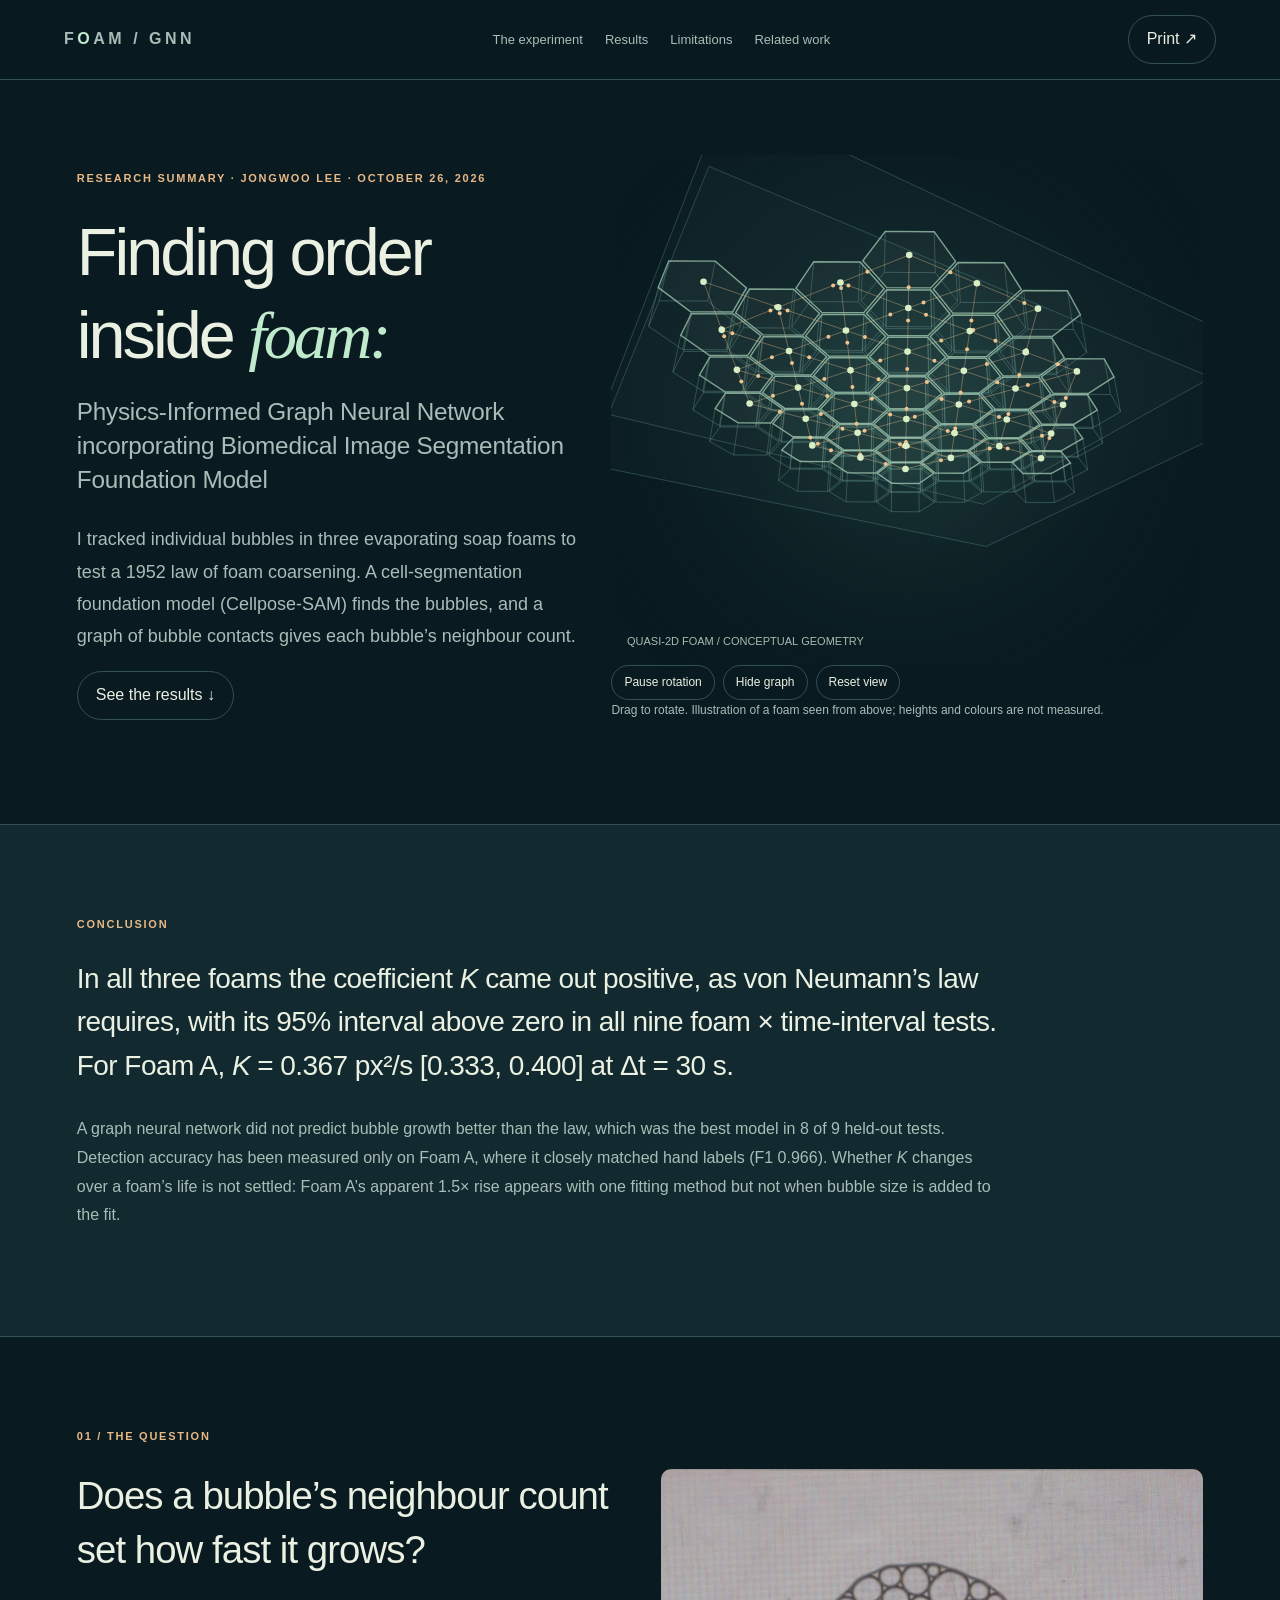
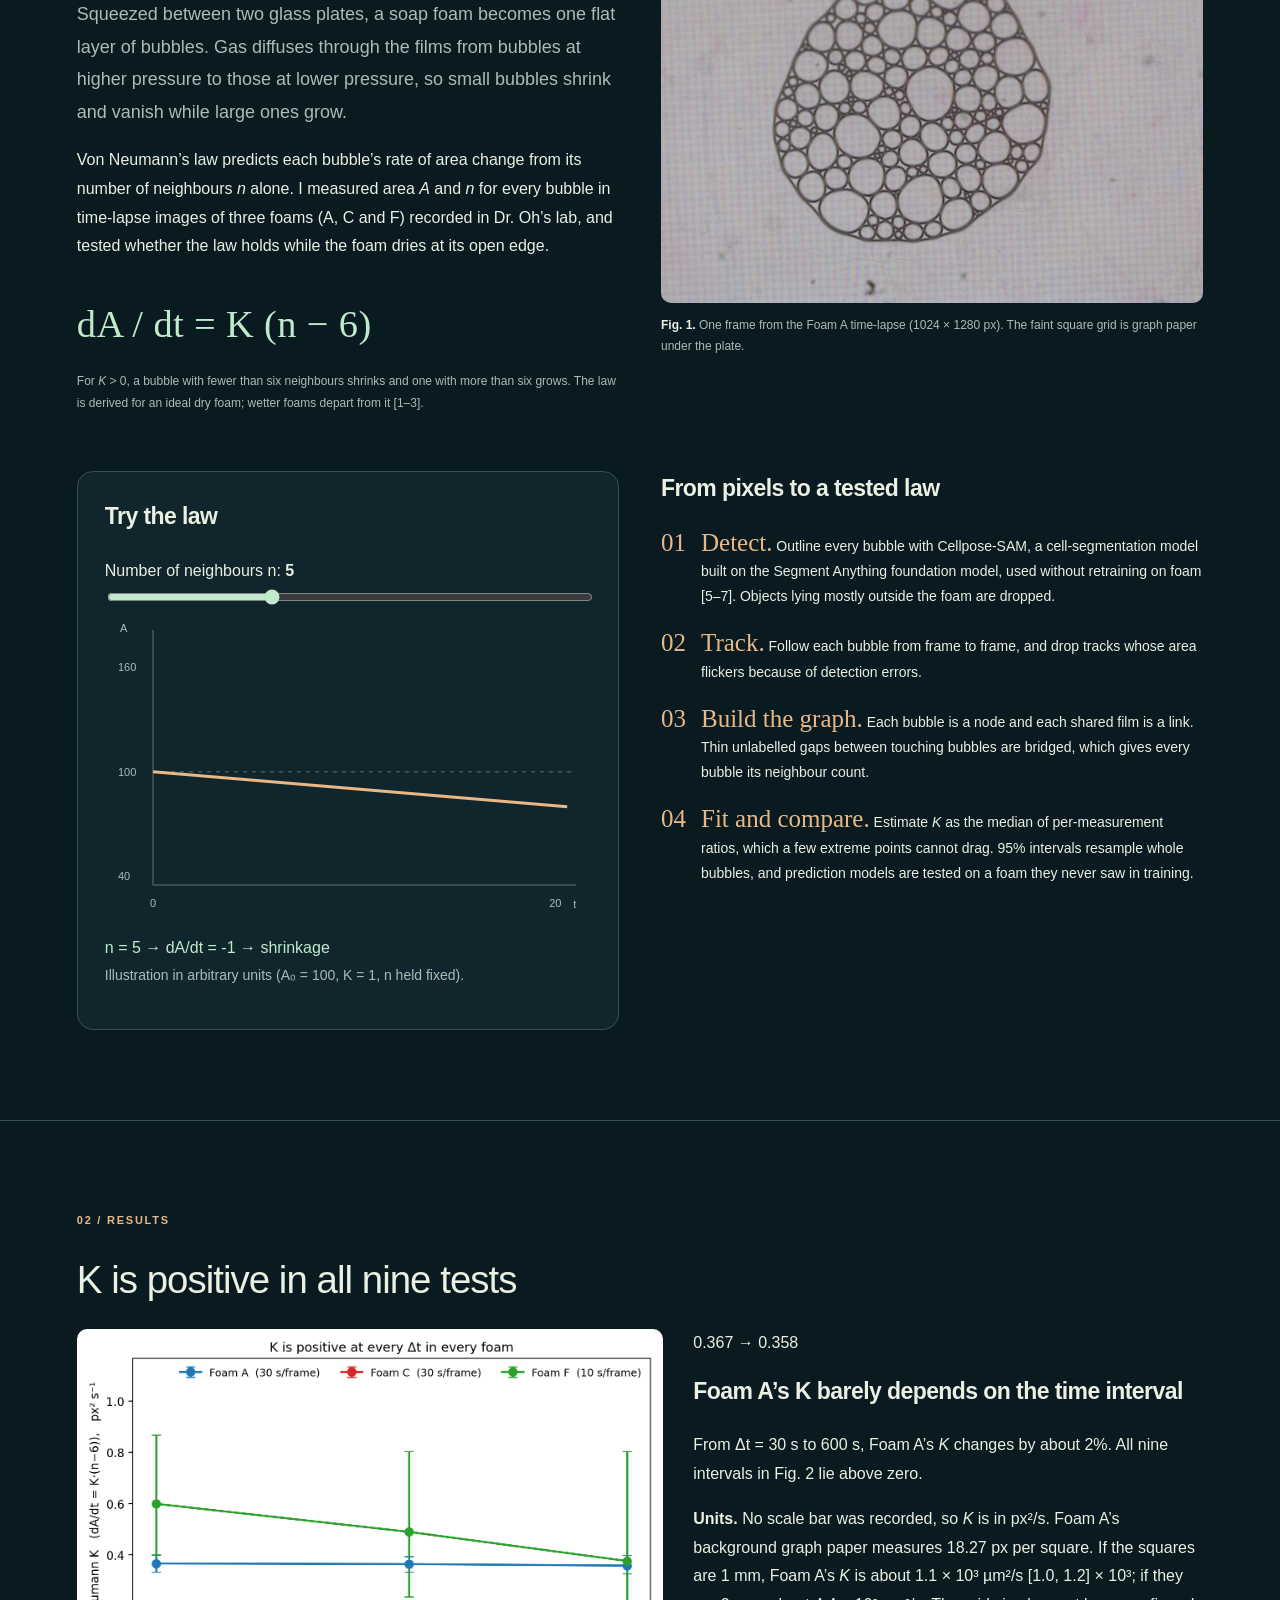
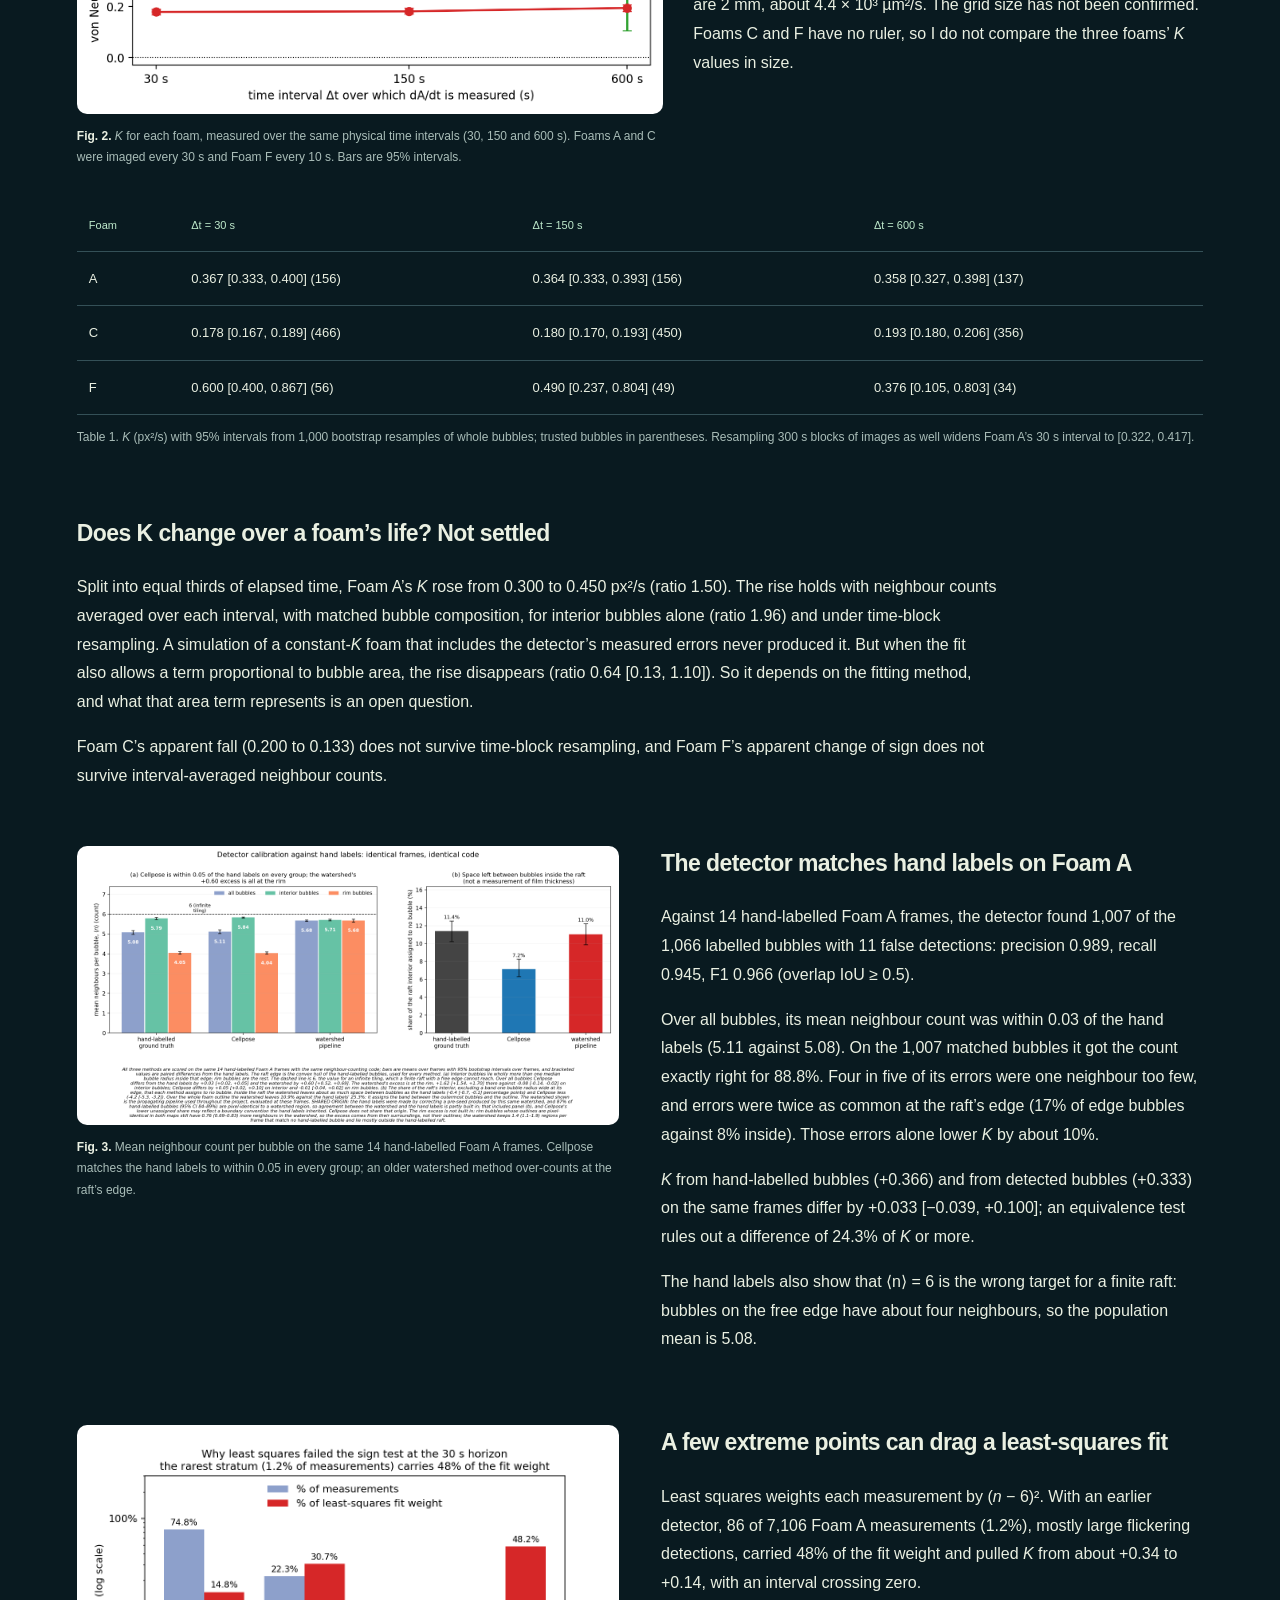
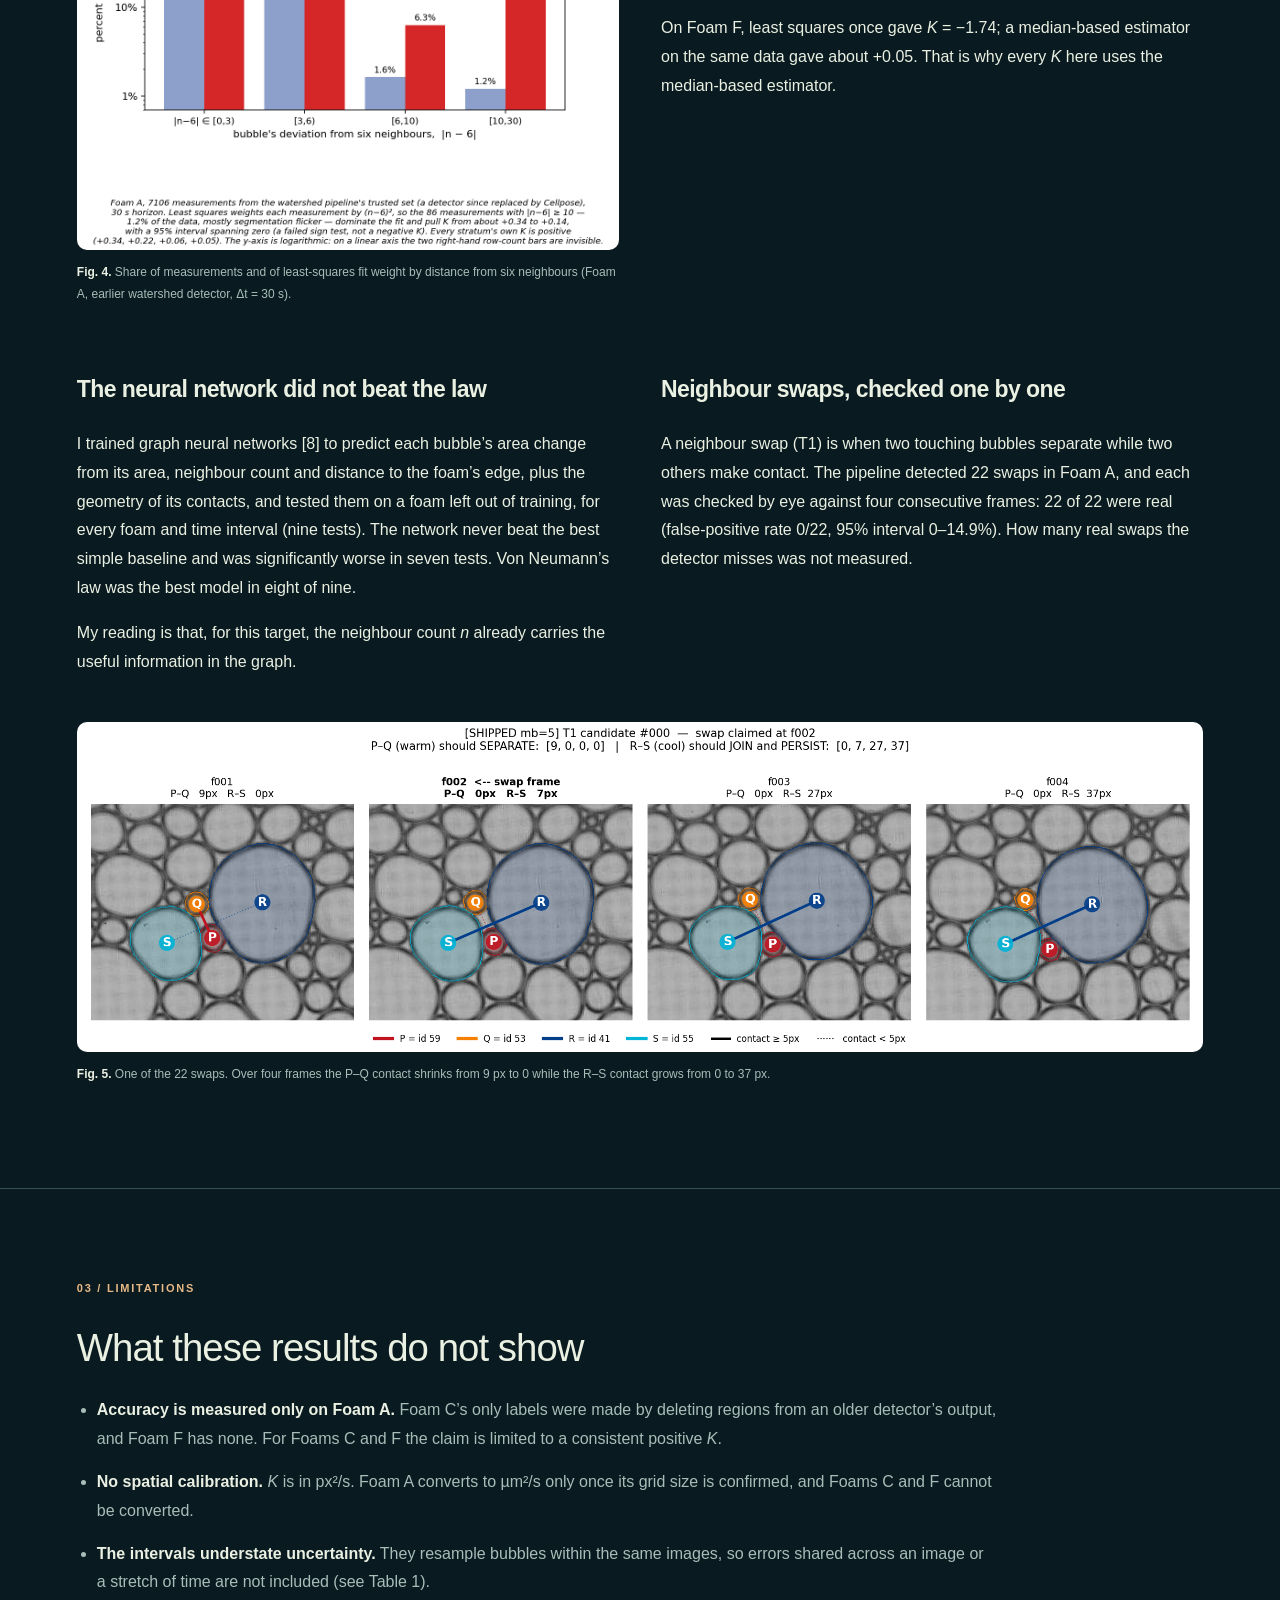
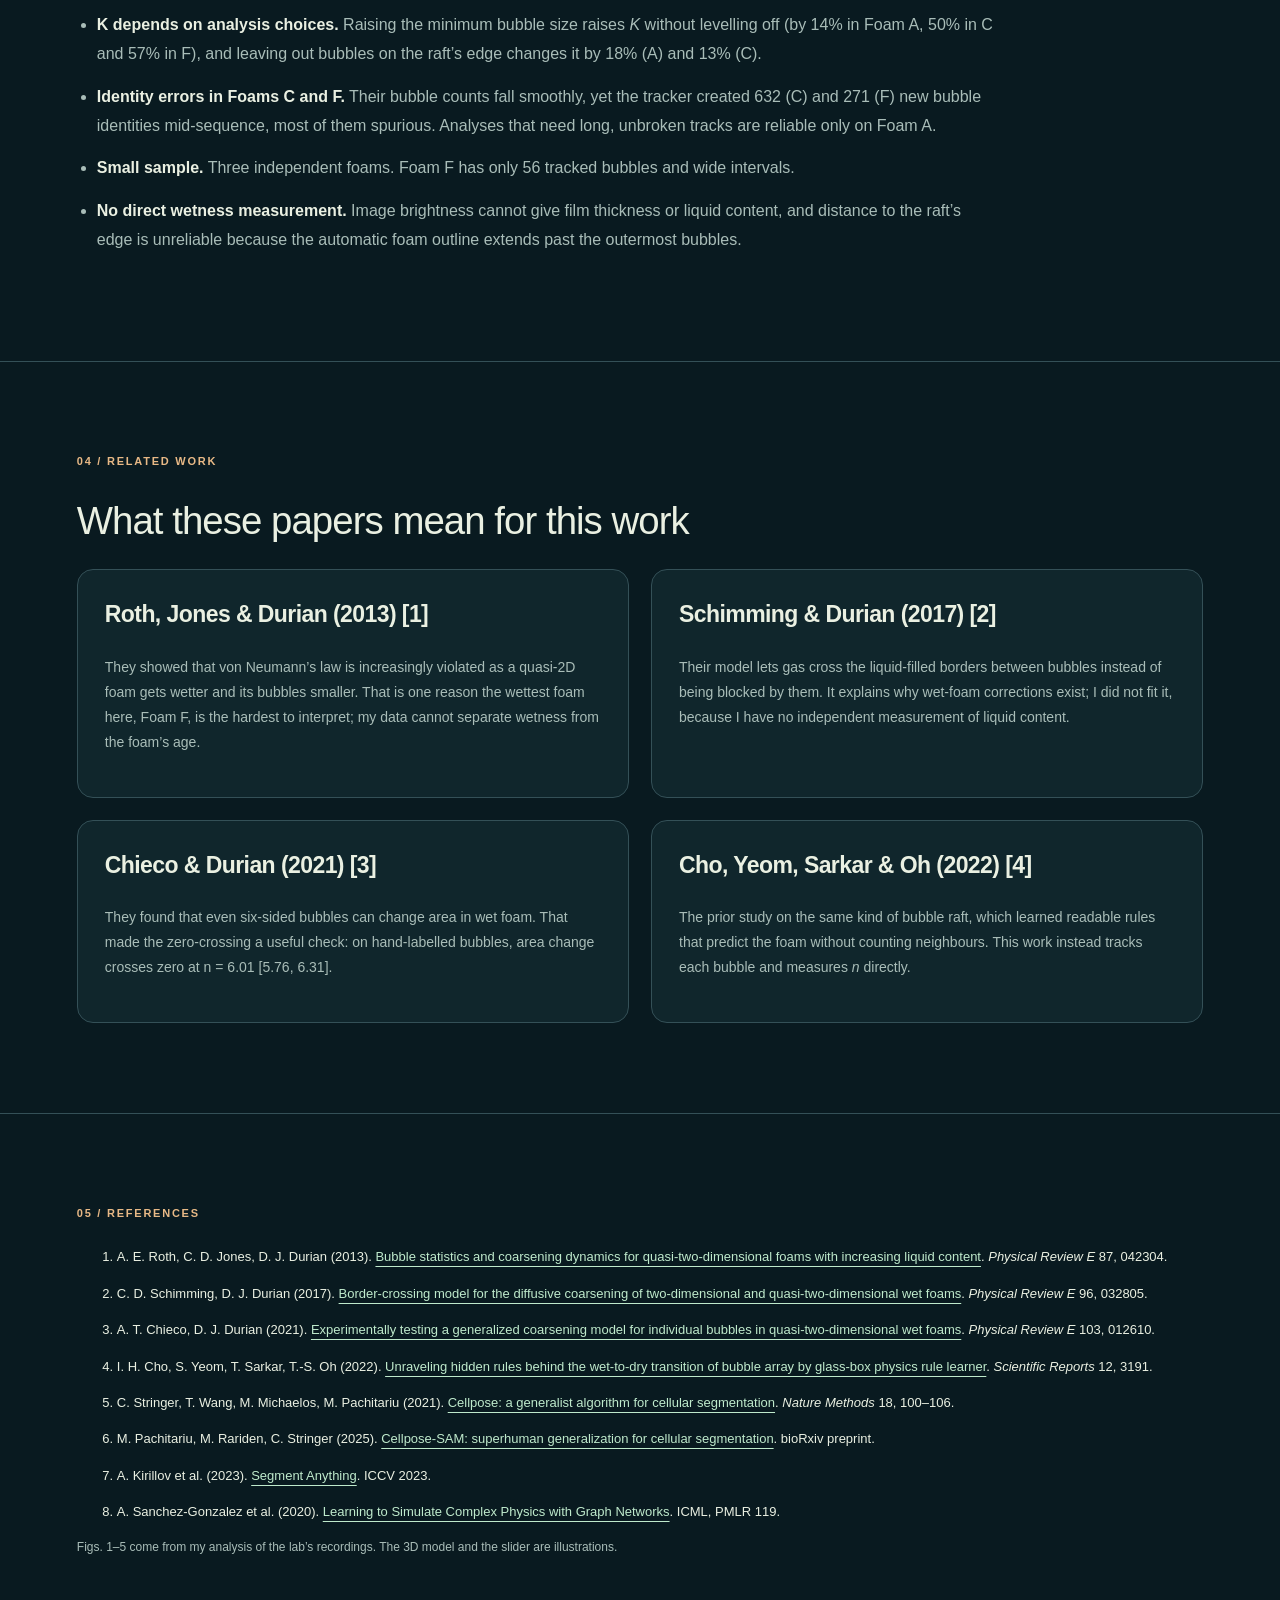
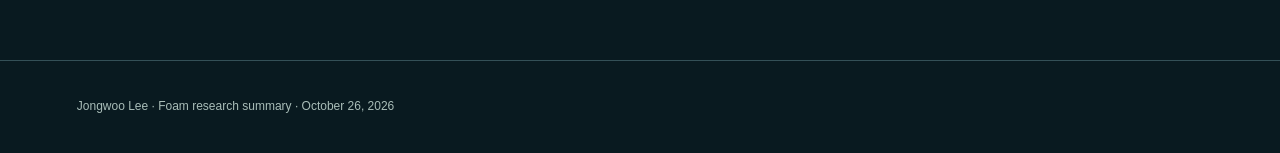
<file: reports/research-summary.html>
<!doctype html>
<html lang="en"><head><meta charset="utf-8"><meta name="viewport" content="width=device-width, initial-scale=1"><meta name="color-scheme" content="dark light"><title>Research Summary — Jongwoo Lee</title><style>
:root{--bg:#091a20;--panel:#10262c;--ink:#eaf0e2;--muted:#a9bdb8;--mint:#bfeacc;--gold:#e8b986;--line:#345057}*{box-sizing:border-box}html{scroll-behavior:smooth;scroll-padding-top:85px}body{margin:0;background:var(--bg);color:var(--ink);font-family:"Malgun Gothic","Apple SD Gothic Neo",sans-serif;font-size:16px;line-height:1.8}a{color:var(--mint);text-underline-offset:5px}button,.button,input,textarea{font:inherit}button,.button{border:1px solid var(--line);padding:9px 18px;border-radius:30px;color:var(--ink);background:transparent;cursor:pointer;text-decoration:none;display:inline-block}button:hover,.button:hover{background:#24463f}button:focus-visible,a:focus-visible,input:focus-visible,textarea:focus-visible{outline:3px solid var(--gold);outline-offset:4px}nav{position:sticky;top:0;z-index:8;display:flex;align-items:center;justify-content:space-between;padding:15px 5vw;border-bottom:1px solid var(--line);background:#091a20ed;backdrop-filter:blur(15px)}nav .links{display:flex;gap:22px;font-size:13px}nav a{text-decoration:none;color:var(--muted)}.brand{letter-spacing:.22em;font-size:16px;font-weight:700}.brand span{color:var(--mint)}main{max-width:1440px;margin:auto}section{padding:90px 6vw;border-bottom:1px solid var(--line)}.eyebrow{font-size:11px;letter-spacing:.16em;text-transform:uppercase;color:var(--gold);font-weight:700;margin-bottom:22px}h1,h2,h3,p{margin-top:0}h1{font-size:clamp(42px,5vw,78px);line-height:1.24;letter-spacing:-.065em;font-weight:500;margin-bottom:26px}h2{font-size:clamp(30px,3vw,46px);line-height:1.4;letter-spacing:-.04em;font-weight:500;margin-bottom:22px}h3{font-size:23px;line-height:1.5;letter-spacing:-.035em}.serif{font-family:Georgia,serif;font-style:italic;color:var(--mint)}.lede{max-width:610px;font-size:18px;color:var(--muted)}.small,figcaption{font-size:12px;line-height:1.8;color:var(--muted)}.hero{min-height:730px;position:relative;padding-top:75px;display:grid;grid-template-columns:1fr 1.15fr;align-items:center;gap:20px}.hero-copy{position:relative;z-index:1}.hero-art{min-width:0}.hero canvas{width:100%;height:510px;display:block;touch-action:pan-y}.tag{font-size:11px;border:1px solid var(--line);padding:4px 9px;border-radius:5px;display:inline-block;color:var(--mint);margin-right:8px}.tag.gold{color:var(--gold)}.tools{display:flex;flex-wrap:wrap;gap:8px;align-items:center}.tools button{font-size:12px;padding:6px 12px}.cols{display:grid;grid-template-columns:1fr 1fr;gap:42px;align-items:start}.triple{display:grid;grid-template-columns:repeat(3,1fr);gap:22px}.card{border:1px solid var(--line);border-radius:16px;padding:27px;background:var(--panel);min-width:0}.card p{font-size:14px;color:var(--muted)}.card .number{font:44px Georgia,serif;color:var(--mint)}figure{margin:0}figure img{width:100%;height:auto;display:block;border-radius:10px;cursor:zoom-in;background:white}figcaption{padding:12px 0}.picture-grid{display:grid;grid-template-columns:1.15fr 1fr;gap:30px}.picture-grid .raw{max-height:410px;object-fit:contain;background:#101d20}.equation{font:clamp(25px,3vw,43px) Georgia,serif;letter-spacing:.01em;color:var(--mint);padding:25px 0}.callout{border-left:3px solid var(--gold);padding:12px 22px;background:#1b302f;font-size:14px;margin:28px 0}.callout p{margin:0}.full{width:100%;border-radius:16px;background:#061519}.table-scroll{overflow-x:auto}table{border-collapse:collapse;width:100%;font-size:13px}th,td{padding:15px 12px;text-align:left;border-bottom:1px solid var(--line);vertical-align:top}th{font-size:11px;color:var(--mint);font-weight:500}.statement{font-size:clamp(24px,3.5vw,48px);line-height:1.5;letter-spacing:-.045em}.plot{width:100%;height:310px}.step{display:flex;gap:15px;margin:20px 0}.step b{color:var(--gold);font:25px Georgia,serif}.step p{margin:0;font-size:14px}.source-list{font-size:13px}.source-list li{margin:13px 0}.source-list a{overflow-wrap:anywhere}footer{padding:35px 6vw;color:var(--muted);font-size:12px}dialog{border:1px solid var(--line);background:var(--bg);color:var(--ink);max-width:95vw;max-height:94vh;padding:20px}dialog::backdrop{background:#000c}dialog img{max-width:88vw;max-height:78vh;object-fit:contain}.sr-only{position:absolute;width:1px;height:1px;overflow:hidden;clip:rect(0,0,0,0)}#law-output{font-size:16px;color:var(--mint)}input[type=range]{accent-color:var(--mint);width:100%}.print-only{display:none}
@media(max-width:850px){nav{padding:12px 5vw}.links a:nth-child(2),.links a:nth-child(4){display:none}section{padding:58px 6vw}.hero{grid-template-columns:1fr;min-height:0;padding-top:45px}.hero canvas{height:390px}.hero h1{max-width:550px}.cols,.picture-grid{grid-template-columns:1fr}.triple{grid-template-columns:1fr}.card{padding:23px}.plot{height:280px}}
@media(max-width:500px){nav .links{display:none}nav .brand{white-space:nowrap}nav button{padding:7px 15px;white-space:nowrap}}
@media(prefers-reduced-motion:reduce){html{scroll-behavior:auto}}
@media print{body{background:white;color:#122c2c}nav,.tools,.entry-form,dialog{display:none!important}section{padding:30px 15px;break-inside:auto}.hero{min-height:0}.hero canvas{height:320px}.card,.muted,p,.lede,.small,figcaption{color:#40544c!important}h1{font-size:40px}h2{font-size:27px}.triple{display:block}.card{break-inside:avoid;margin-bottom:15px}figure{break-inside:avoid}a{color:#175644}.number,video{display:none}.print-only,.hero-art{display:none}.hero{display:block}}

body{font-family:"Segoe UI",Arial,sans-serif}h1{letter-spacing:-.045em}h2,h3{letter-spacing:-.025em}.hero h1{font-size:clamp(44px,5.2vw,76px)}.conclusion{background:#122a2f}.conclusion p{max-width:920px;color:var(--muted)}.statement-sm{font-size:clamp(20px,2.2vw,28px);line-height:1.55;letter-spacing:-.02em;color:var(--ink)!important}.limits{padding-left:20px;max-width:920px}.limits li{margin:14px 0;color:var(--muted)}.limits b{color:var(--ink)}.related{display:grid;grid-template-columns:repeat(2,1fr);gap:22px}caption{caption-side:bottom;text-align:left;font-size:12px;color:var(--muted);padding:12px 0}figcaption b{color:var(--ink)}.hero h1 .subtitle{display:block;font-size:clamp(19px,1.9vw,26px);line-height:1.4;letter-spacing:-.01em;color:var(--muted);font-weight:400;margin-top:18px;max-width:620px}@media(max-width:850px){.related{grid-template-columns:1fr}}</style></head><body>
<nav><a class="brand" href="#top">F<span>O</span>AM / GNN</a><div class="links"><a href="#question">The experiment</a><a href="#evidence">Results</a><a href="#limits">Limitations</a><a href="#related">Related work</a></div><button id="print" title="Print or save as PDF">Print ↗</button></nav>
<main>
<section class="hero" id="top"><div class="hero-copy"><div class="eyebrow">Research summary · Jongwoo Lee · October 26, 2026</div><h1>Finding order inside <span class="serif">foam:</span><span class="subtitle">Physics-Informed Graph Neural Network incorporating Biomedical Image Segmentation Foundation Model</span></h1><p class="lede">I tracked individual bubbles in three evaporating soap foams to test a 1952 law of foam coarsening. A cell-segmentation foundation model (Cellpose-SAM) finds the bubbles, and a graph of bubble contacts gives each bubble’s neighbour count.</p><div class="tools"><a class="button" href="#evidence">See the results ↓</a></div></div><div class="hero-art"><canvas id="foam3d" aria-label="Rotating 3D conceptual model of foam between parallel plates, with a neighbour graph" role="img"></canvas><div class="tools"><button id="rotate">Pause rotation</button><button id="graph">Hide graph</button><button id="reset-view">Reset view</button></div><p class="small">Drag to rotate. Illustration of a foam seen from above; heights and colours are not measured.</p></div></section>
<section class="conclusion" id="conclusion"><div class="eyebrow">Conclusion</div><p class="statement-sm">In all three foams the coefficient <i>K</i> came out positive, as von Neumann’s law requires, with its 95% interval above zero in all nine foam × time-interval tests. For Foam A, <i>K</i> = 0.367 px²/s [0.333, 0.400] at Δt = 30 s.</p><p>A graph neural network did not predict bubble growth better than the law, which was the best model in 8 of 9 held-out tests. Detection accuracy has been measured only on Foam A, where it closely matched hand labels (F1 0.966). Whether <i>K</i> changes over a foam’s life is not settled: Foam A’s apparent 1.5× rise appears with one fitting method but not when bubble size is added to the fit.</p></section>
<section id="question"><div class="eyebrow">01 / The question</div><div class="cols"><div><h2>Does a bubble’s neighbour count set how fast it grows?</h2><p class="lede">Squeezed between two glass plates, a soap foam becomes one flat layer of bubbles. Gas diffuses through the films from bubbles at higher pressure to those at lower pressure, so small bubbles shrink and vanish while large ones grow.</p><p>Von Neumann’s law predicts each bubble’s rate of area change from its number of neighbours <i>n</i> alone. I measured area <i>A</i> and <i>n</i> for every bubble in time-lapse images of three foams (A, C and F) recorded in Dr. Oh’s lab, and tested whether the law holds while the foam dries at its open edge.</p><div class="equation">dA / dt = K (n − 6)</div><p class="small">For <i>K</i> &gt; 0, a bubble with fewer than six neighbours shrinks and one with more than six grows. The law is derived for an ideal dry foam; wetter foams depart from it [1–3].</p></div><figure><img src="../assets/foam-a-frame.jpg" alt="A brightfield frame of a round soap-foam raft between glass plates, with a faint square grid in the background"><figcaption><b>Fig. 1.</b> One frame from the Foam A time-lapse (1024 × 1280 px). The faint square grid is graph paper under the plate.</figcaption></figure></div>
<div class="cols" style="margin-top:45px"><div class="card"><h3>Try the law</h3><label for="neighbors">Number of neighbours n: <strong id="n-val">5</strong></label><input type="range" id="neighbors" min="3" max="9" value="5"><canvas id="law" class="plot" role="img" aria-label="Idealized bubble area versus time for the selected number of neighbours"></canvas><div id="law-output" aria-live="polite"></div><p class="small">Illustration in arbitrary units (A₀ = 100, K = 1, n held fixed).</p></div><div><h3>From pixels to a tested law</h3><div class="step"><b>01</b><p><b>Detect.</b> Outline every bubble with Cellpose-SAM, a cell-segmentation model built on the Segment Anything foundation model, used without retraining on foam [5–7]. Objects lying mostly outside the foam are dropped.</p></div><div class="step"><b>02</b><p><b>Track.</b> Follow each bubble from frame to frame, and drop tracks whose area flickers because of detection errors.</p></div><div class="step"><b>03</b><p><b>Build the graph.</b> Each bubble is a node and each shared film is a link. Thin unlabelled gaps between touching bubbles are bridged, which gives every bubble its neighbour count.</p></div><div class="step"><b>04</b><p><b>Fit and compare.</b> Estimate <i>K</i> as the median of per-measurement ratios, which a few extreme points cannot drag. 95% intervals resample whole bubbles, and prediction models are tested on a foam they never saw in training.</p></div></div></div></section>
<section id="evidence"><div class="eyebrow">02 / Results</div><h2>K is positive in all nine tests</h2><div class="picture-grid"><figure><img src="../assets/fig-k-vs-interval.png" alt="K with 95 percent intervals for Foams A, C and F at time intervals of 30, 150 and 600 seconds; all values are above zero"><figcaption><b>Fig. 2.</b> <i>K</i> for each foam, measured over the same physical time intervals (30, 150 and 600 s). Foams A and C were imaged every 30 s and Foam F every 10 s. Bars are 95% intervals.</figcaption></figure><div><p class="number">0.367 → 0.358</p><h3>Foam A’s K barely depends on the time interval</h3><p>From Δt = 30 s to 600 s, Foam A’s <i>K</i> changes by about 2%. All nine intervals in Fig. 2 lie above zero.</p><p><b>Units.</b> No scale bar was recorded, so <i>K</i> is in px²/s. Foam A’s background graph paper measures 18.27 px per square. If the squares are 1 mm, Foam A’s <i>K</i> is about 1.1 × 10³ µm²/s [1.0, 1.2] × 10³; if they are 2 mm, about 4.4 × 10³ µm²/s. The grid size has not been confirmed. Foams C and F have no ruler, so I do not compare the three foams’ <i>K</i> values in size.</p></div></div>
<div class="table-scroll" style="margin-top:20px"><table><caption>Table 1. <i>K</i> (px²/s) with 95% intervals from 1,000 bootstrap resamples of whole bubbles; trusted bubbles in parentheses. Resampling 300 s blocks of images as well widens Foam A’s 30 s interval to [0.322, 0.417].</caption><thead><tr><th>Foam</th><th>Δt = 30 s</th><th>Δt = 150 s</th><th>Δt = 600 s</th></tr></thead><tbody><tr><td>A</td><td>0.367 [0.333, 0.400] (156)</td><td>0.364 [0.333, 0.393] (156)</td><td>0.358 [0.327, 0.398] (137)</td></tr><tr><td>C</td><td>0.178 [0.167, 0.189] (466)</td><td>0.180 [0.170, 0.193] (450)</td><td>0.193 [0.180, 0.206] (356)</td></tr><tr><td>F</td><td>0.600 [0.400, 0.867] (56)</td><td>0.490 [0.237, 0.804] (49)</td><td>0.376 [0.105, 0.803] (34)</td></tr></tbody></table></div>
<div style="margin-top:55px;max-width:920px"><h3>Does K change over a foam’s life? Not settled</h3><p>Split into equal thirds of elapsed time, Foam A’s <i>K</i> rose from 0.300 to 0.450 px²/s (ratio 1.50). The rise holds with neighbour counts averaged over each interval, with matched bubble composition, for interior bubbles alone (ratio 1.96) and under time-block resampling. A simulation of a constant-<i>K</i> foam that includes the detector’s measured errors never produced it. But when the fit also allows a term proportional to bubble area, the rise disappears (ratio 0.64 [0.13, 1.10]). So it depends on the fitting method, and what that area term represents is an open question.</p><p>Foam C’s apparent fall (0.200 to 0.133) does not survive time-block resampling, and Foam F’s apparent change of sign does not survive interval-averaged neighbour counts.</p></div>
<div class="cols" style="margin-top:55px"><figure><img src="../assets/fig-detector-calibration.png" alt="Mean neighbour counts from hand labels, Cellpose and an older watershed pipeline on 14 Foam A frames"><figcaption><b>Fig. 3.</b> Mean neighbour count per bubble on the same 14 hand-labelled Foam A frames. Cellpose matches the hand labels to within 0.05 in every group; an older watershed method over-counts at the raft’s edge.</figcaption></figure><div><h3>The detector matches hand labels on Foam A</h3><p>Against 14 hand-labelled Foam A frames, the detector found 1,007 of the 1,066 labelled bubbles with 11 false detections: precision 0.989, recall 0.945, F1 0.966 (overlap IoU ≥ 0.5).</p><p>Over all bubbles, its mean neighbour count was within 0.03 of the hand labels (5.11 against 5.08). On the 1,007 matched bubbles it got the count exactly right for 88.8%. Four in five of its errors were one neighbour too few, and errors were twice as common at the raft’s edge (17% of edge bubbles against 8% inside). Those errors alone lower <i>K</i> by about 10%.</p><p><i>K</i> from hand-labelled bubbles (+0.366) and from detected bubbles (+0.333) on the same frames differ by +0.033 [−0.039, +0.100]; an equivalence test rules out a difference of 24.3% of <i>K</i> or more.</p><p>The hand labels also show that ⟨n⟩ = 6 is the wrong target for a finite raft: bubbles on the free edge have about four neighbours, so the population mean is 5.08.</p></div></div>
<div class="cols" style="margin-top:55px"><figure><img src="../assets/fig-leverage.png" alt="Bar chart: measurements far from six neighbours are 1.2 percent of the data but 48 percent of the least-squares fit weight"><figcaption><b>Fig. 4.</b> Share of measurements and of least-squares fit weight by distance from six neighbours (Foam A, earlier watershed detector, Δt = 30 s).</figcaption></figure><div><h3>A few extreme points can drag a least-squares fit</h3><p>Least squares weights each measurement by (<i>n</i> − 6)². With an earlier detector, 86 of 7,106 Foam A measurements (1.2%), mostly large flickering detections, carried 48% of the fit weight and pulled <i>K</i> from about +0.34 to +0.14, with an interval crossing zero.</p><p>On Foam F, least squares once gave <i>K</i> = −1.74; a median-based estimator on the same data gave about +0.05. That is why every <i>K</i> here uses the median-based estimator.</p></div></div>
<div class="cols" style="margin-top:55px"><div><h3>The neural network did not beat the law</h3><p>I trained graph neural networks [8] to predict each bubble’s area change from its area, neighbour count and distance to the foam’s edge, plus the geometry of its contacts, and tested them on a foam left out of training, for every foam and time interval (nine tests). The network never beat the best simple baseline and was significantly worse in seven tests. Von Neumann’s law was the best model in eight of nine.</p><p>My reading is that, for this target, the neighbour count <i>n</i> already carries the useful information in the graph.</p></div><div><h3>Neighbour swaps, checked one by one</h3><p>A neighbour swap (T1) is when two touching bubbles separate while two others make contact. The pipeline detected 22 swaps in Foam A, and each was checked by eye against four consecutive frames: 22 of 22 were real (false-positive rate 0/22, 95% interval 0–14.9%). How many real swaps the detector misses was not measured.</p></div></div>
<figure style="margin-top:30px"><img src="../assets/fig-t1-swap.png" alt="Four frames of Foam A: contact between bubbles P and Q disappears while contact between R and S appears and grows"><figcaption><b>Fig. 5.</b> One of the 22 swaps. Over four frames the P–Q contact shrinks from 9 px to 0 while the R–S contact grows from 0 to 37 px.</figcaption></figure>
</section>
<section id="limits"><div class="eyebrow">03 / Limitations</div><h2>What these results do not show</h2><ul class="limits"><li><b>Accuracy is measured only on Foam A.</b> Foam C’s only labels were made by deleting regions from an older detector’s output, and Foam F has none. For Foams C and F the claim is limited to a consistent positive <i>K</i>.</li><li><b>No spatial calibration.</b> <i>K</i> is in px²/s. Foam A converts to µm²/s only once its grid size is confirmed, and Foams C and F cannot be converted.</li><li><b>The intervals understate uncertainty.</b> They resample bubbles within the same images, so errors shared across an image or a stretch of time are not included (see Table 1).</li><li><b>K depends on analysis choices.</b> Raising the minimum bubble size raises <i>K</i> without levelling off (by 14% in Foam A, 50% in C and 57% in F), and leaving out bubbles on the raft’s edge changes it by 18% (A) and 13% (C).</li><li><b>Identity errors in Foams C and F.</b> Their bubble counts fall smoothly, yet the tracker created 632 (C) and 271 (F) new bubble identities mid-sequence, most of them spurious. Analyses that need long, unbroken tracks are reliable only on Foam A.</li><li><b>Small sample.</b> Three independent foams. Foam F has only 56 tracked bubbles and wide intervals.</li><li><b>No direct wetness measurement.</b> Image brightness cannot give film thickness or liquid content, and distance to the raft’s edge is unreliable because the automatic foam outline extends past the outermost bubbles.</li></ul></section>
<section id="related"><div class="eyebrow">04 / Related work</div><h2>What these papers mean for this work</h2><div class="related"><div class="card"><h3>Roth, Jones &amp; Durian (2013) [1]</h3><p>They showed that von Neumann’s law is increasingly violated as a quasi-2D foam gets wetter and its bubbles smaller. That is one reason the wettest foam here, Foam F, is the hardest to interpret; my data cannot separate wetness from the foam’s age.</p></div><div class="card"><h3>Schimming &amp; Durian (2017) [2]</h3><p>Their model lets gas cross the liquid-filled borders between bubbles instead of being blocked by them. It explains why wet-foam corrections exist; I did not fit it, because I have no independent measurement of liquid content.</p></div><div class="card"><h3>Chieco &amp; Durian (2021) [3]</h3><p>They found that even six-sided bubbles can change area in wet foam. That made the zero-crossing a useful check: on hand-labelled bubbles, area change crosses zero at n = 6.01 [5.76, 6.31].</p></div><div class="card"><h3>Cho, Yeom, Sarkar &amp; Oh (2022) [4]</h3><p>The prior study on the same kind of bubble raft, which learned readable rules that predict the foam without counting neighbours. This work instead tracks each bubble and measures <i>n</i> directly.</p></div></div></section>
<section id="sources"><div class="eyebrow">05 / References</div><ol class="source-list"><li id="r1">A. E. Roth, C. D. Jones, D. J. Durian (2013). <a href="https://doi.org/10.1103/PhysRevE.87.042304">Bubble statistics and coarsening dynamics for quasi-two-dimensional foams with increasing liquid content</a>. <i>Physical Review E</i> 87, 042304.</li><li id="r2">C. D. Schimming, D. J. Durian (2017). <a href="https://doi.org/10.1103/PhysRevE.96.032805">Border-crossing model for the diffusive coarsening of two-dimensional and quasi-two-dimensional wet foams</a>. <i>Physical Review E</i> 96, 032805.</li><li id="r3">A. T. Chieco, D. J. Durian (2021). <a href="https://doi.org/10.1103/PhysRevE.103.012610">Experimentally testing a generalized coarsening model for individual bubbles in quasi-two-dimensional wet foams</a>. <i>Physical Review E</i> 103, 012610.</li><li id="r4">I. H. Cho, S. Yeom, T. Sarkar, T.-S. Oh (2022). <a href="https://doi.org/10.1038/s41598-022-07170-y">Unraveling hidden rules behind the wet-to-dry transition of bubble array by glass-box physics rule learner</a>. <i>Scientific Reports</i> 12, 3191.</li><li id="r5">C. Stringer, T. Wang, M. Michaelos, M. Pachitariu (2021). <a href="https://doi.org/10.1038/s41592-020-01018-x">Cellpose: a generalist algorithm for cellular segmentation</a>. <i>Nature Methods</i> 18, 100–106.</li><li id="r6">M. Pachitariu, M. Rariden, C. Stringer (2025). <a href="https://doi.org/10.1101/2025.04.28.651001">Cellpose-SAM: superhuman generalization for cellular segmentation</a>. bioRxiv preprint.</li><li id="r7">A. Kirillov et al. (2023). <a href="https://arxiv.org/abs/2304.02643">Segment Anything</a>. ICCV 2023.</li><li id="r8">A. Sanchez-Gonzalez et al. (2020). <a href="https://arxiv.org/abs/2002.09405">Learning to Simulate Complex Physics with Graph Networks</a>. ICML, PMLR 119.</li></ol><p class="small">Figs. 1–5 come from my analysis of the lab’s recordings. The 3D model and the slider are illustrations.</p></section>
</main><footer>Jongwoo Lee · Foam research summary · October 26, 2026</footer><dialog id="zoom"><button id="zoom-close">Close ×</button><p></p><img alt="Enlarged research figure" id="zoom-img"></dialog>
<script>
'use strict';
const $=id=>document.getElementById(id);const reduced=matchMedia('(prefers-reduced-motion: reduce)').matches;
$('print').onclick=()=>window.print();$('zoom-close').onclick=()=>$('zoom').close();for(const img of document.querySelectorAll('figure img')){img.tabIndex=0;img.setAttribute('role','button');img.setAttribute('aria-label',img.alt+' — enlarge');const show=()=>{$('zoom-img').src=img.src;$('zoom-img').alt=img.alt;$('zoom').showModal()};img.onclick=show;img.onkeydown=e=>{if(e.key==='Enter'||e.key===' '){e.preventDefault();show()}}}
// Original 3D wireframe renderer: projected polygonal prisms, parallel plates, node graph.
const c=$('foam3d'),ctx=c.getContext('2d');let angle=.35,tilt=.53,run=!reduced,showGraph=true,drag=null,last=0;const nodes=[];for(let y=-3;y<=3;y++)for(let x=-3;x<=3;x++)if(x*x+y*y<13)nodes.push([x*1.73+(y%2)*.865,y*1.5]);
function fit(canvas){const r=canvas.getBoundingClientRect(),d=Math.min(devicePixelRatio||1,2);if(canvas.width!==Math.round(r.width*d)||canvas.height!==Math.round(r.height*d)){canvas.width=Math.round(r.width*d);canvas.height=Math.round(r.height*d)}return [r.width,r.height,d]}
function draw3d(time){const [w,h,d]=fit(c);ctx.setTransform(d,0,0,d,0,0);ctx.clearRect(0,0,w,h);const s=Math.min(w/16,h/12);function p(x,y,z){const xx=x*Math.cos(angle)-y*Math.sin(angle),yy=x*Math.sin(angle)+y*Math.cos(angle);const depth=yy*Math.cos(tilt)+z*Math.sin(tilt);const perspective=18/(18+depth);return [w/2+xx*s*perspective,h/2+(yy*Math.sin(tilt)-z*Math.cos(tilt))*s*perspective,depth]}function line(points,color,width=1,fill=null){ctx.beginPath();points.forEach((a,i)=>i?ctx.lineTo(a[0],a[1]):ctx.moveTo(a[0],a[1]));if(fill){ctx.closePath();ctx.fillStyle=fill;ctx.fill()}ctx.strokeStyle=color;ctx.lineWidth=width;ctx.stroke()}
const halo=ctx.createRadialGradient(w*.5,h*.5,10,w*.5,h*.5,w*.6);halo.addColorStop(0,'#37635760');halo.addColorStop(1,'#091a2000');ctx.fillStyle=halo;ctx.fillRect(0,0,w,h);
for(const z of [-.85,.85])line([[-7,-6,z],[7,-6,z],[7,6,z],[-7,6,z],[-7,-6,z]].map(a=>p(...a)),'#70a5a050',1,'#43736b0b');
const ordered=nodes.map(([x,y])=>({x,y,z:p(x,y,0)[2]})).sort((a,b)=>b.z-a.z);for(const {x,y}of ordered){const rings=[-.53,.53].map(z=>Array.from({length:6},(_,i)=>p(x+.96*Math.cos(Math.PI/6+i*Math.PI/3),y+.96*Math.sin(Math.PI/6+i*Math.PI/3),z)));line([...rings[0],rings[0][0]],'#6c9f9560');for(let i=0;i<6;i++)line([rings[0][i],rings[1][i]],'#7ea89a50');line([...rings[1],rings[1][0]],'#bfeacca0',1.4,'#acd8c00c')}
if(showGraph){for(let i=0;i<nodes.length;i++){const a=p(...nodes[i],.7);for(let j=i+1;j<nodes.length;j++)if(Math.hypot(nodes[i][0]-nodes[j][0],nodes[i][1]-nodes[j][1])<1.8){const b=p(...nodes[j],.7);line([a,b],'#ecc09060');const u=(time*.00025+i*.17)%1;ctx.fillStyle='#efc38e';ctx.beginPath();ctx.arc(a[0]*(1-u)+b[0]*u,a[1]*(1-u)+b[1]*u,2,0,7);ctx.fill()}ctx.fillStyle='#d8efc6';ctx.beginPath();ctx.arc(a[0],a[1],3.3,0,7);ctx.fill()}}
ctx.fillStyle='#a6bdb2';ctx.font='11px sans-serif';ctx.fillText('QUASI-2D FOAM / CONCEPTUAL GEOMETRY',16,h-20)}
function sync(){ $('rotate').textContent=run?'Pause rotation':'Play rotation';$('rotate').setAttribute('aria-pressed',String(run));$('graph').textContent=showGraph?'Hide graph':'Show graph'}sync();$('rotate').onclick=()=>{run=!run;sync()};$('graph').onclick=()=>{showGraph=!showGraph;sync()};$('reset-view').onclick=()=>{angle=.35;tilt=.53};c.onpointerdown=e=>{drag=[e.clientX,e.clientY];c.setPointerCapture(e.pointerId);run=false;sync()};c.onpointermove=e=>{if(drag){angle+=(e.clientX-drag[0])*.008;tilt=Math.max(.15,Math.min(1.3,tilt+(e.clientY-drag[1])*.005));drag=[e.clientX,e.clientY]}};c.onpointerup=c.onpointercancel=()=>drag=null;
let visualTime=0;function loop(t){const delta=Math.min(t-last,50);last=t;if(!document.hidden){if(run){angle+=delta*.000075;visualTime+=delta}draw3d(visualTime)}requestAnimationFrame(loop)}requestAnimationFrame(loop);
function law(){const n=+$('neighbors').value;$('n-val').textContent=n;const [w,h,d]=fit($('law')),g=$('law').getContext('2d');g.setTransform(d,0,0,d,0,0);g.clearRect(0,0,w,h);const x=t=>48+t*(w-72)/20,y=a=>h-40-(a-35)*(h-75)/135;g.strokeStyle='#59756e';g.beginPath();g.moveTo(48,15);g.lineTo(48,h-40);g.lineTo(w-15,h-40);g.stroke();g.fillStyle='#a9bdb8';g.font='11px sans-serif';for(const a of [40,100,160])g.fillText(String(a),13,y(a)+4);g.fillText('A',15,17);g.fillText('t',w-18,h-17);g.fillText('0',45,h-18);g.fillText('20',w-42,h-18);g.setLineDash([4,5]);g.beginPath();g.moveTo(48,y(100));g.lineTo(w-20,y(100));g.stroke();g.setLineDash([]);g.strokeStyle=n<6?'#e8b986':n>6?'#bfeacc':'#aaafe7';g.lineWidth=3;g.beginPath();g.moveTo(x(0),y(100));g.lineTo(x(20),y(100+20*(n-6)));g.stroke();g.lineWidth=1;$('law-output').textContent=`n = ${n} → dA/dt = ${n-6} → ${n<6?'shrinkage':n>6?'growth':'constant area under the reference law'}`;}$('neighbors').oninput=law;new ResizeObserver(law).observe($('law'));law();
</script></body></html>
</file>
<file: assets/site.css>
/* Shared styles for index.html and reports/report.html. Fonts: SIL OFL 1.1, licences in fonts/. */
@font-face { font-family: 'IBM Plex Mono'; font-style: normal; font-weight: 400; font-display: swap;
  src: url(fonts/ibm-plex-mono-normal-400-latin-ext.woff2) format('woff2');
  unicode-range: U+0100-02BA, U+02BD-02C5, U+02C7-02CC, U+02CE-02D7, U+02DD-02FF, U+0304, U+0308, U+0329, U+1D00-1DBF, U+1E00-1E9F, U+1EF2-1EFF, U+2020, U+20A0-20AB, U+20AD-20C4, U+2113, U+2C60-2C7F, U+A720-A7FF; }
@font-face { font-family: 'IBM Plex Mono'; font-style: normal; font-weight: 400; font-display: swap;
  src: url(fonts/ibm-plex-mono-normal-400-latin.woff2) format('woff2');
  unicode-range: U+0000-00FF, U+0131, U+0152-0153, U+02BB-02BC, U+02C6, U+02DA, U+02DC, U+0304, U+0308, U+0329, U+2000-206F, U+20AC, U+2122, U+2191, U+2193, U+2212, U+2215, U+FEFF, U+FFFD; }
@font-face { font-family: 'IBM Plex Mono'; font-style: normal; font-weight: 500; font-display: swap;
  src: url(fonts/ibm-plex-mono-normal-500-latin-ext.woff2) format('woff2');
  unicode-range: U+0100-02BA, U+02BD-02C5, U+02C7-02CC, U+02CE-02D7, U+02DD-02FF, U+0304, U+0308, U+0329, U+1D00-1DBF, U+1E00-1E9F, U+1EF2-1EFF, U+2020, U+20A0-20AB, U+20AD-20C4, U+2113, U+2C60-2C7F, U+A720-A7FF; }
@font-face { font-family: 'IBM Plex Mono'; font-style: normal; font-weight: 500; font-display: swap;
  src: url(fonts/ibm-plex-mono-normal-500-latin.woff2) format('woff2');
  unicode-range: U+0000-00FF, U+0131, U+0152-0153, U+02BB-02BC, U+02C6, U+02DA, U+02DC, U+0304, U+0308, U+0329, U+2000-206F, U+20AC, U+2122, U+2191, U+2193, U+2212, U+2215, U+FEFF, U+FFFD; }
@font-face { font-family: 'IBM Plex Serif'; font-style: italic; font-weight: 400; font-display: swap;
  src: url(fonts/ibm-plex-serif-italic-400-latin-ext.woff2) format('woff2');
  unicode-range: U+0100-02BA, U+02BD-02C5, U+02C7-02CC, U+02CE-02D7, U+02DD-02FF, U+0304, U+0308, U+0329, U+1D00-1DBF, U+1E00-1E9F, U+1EF2-1EFF, U+2020, U+20A0-20AB, U+20AD-20C4, U+2113, U+2C60-2C7F, U+A720-A7FF; }
@font-face { font-family: 'IBM Plex Serif'; font-style: italic; font-weight: 400; font-display: swap;
  src: url(fonts/ibm-plex-serif-italic-400-latin.woff2) format('woff2');
  unicode-range: U+0000-00FF, U+0131, U+0152-0153, U+02BB-02BC, U+02C6, U+02DA, U+02DC, U+0304, U+0308, U+0329, U+2000-206F, U+20AC, U+2122, U+2191, U+2193, U+2212, U+2215, U+FEFF, U+FFFD; }
@font-face { font-family: 'IBM Plex Serif'; font-style: normal; font-weight: 400; font-display: swap;
  src: url(fonts/ibm-plex-serif-normal-400-latin-ext.woff2) format('woff2');
  unicode-range: U+0100-02BA, U+02BD-02C5, U+02C7-02CC, U+02CE-02D7, U+02DD-02FF, U+0304, U+0308, U+0329, U+1D00-1DBF, U+1E00-1E9F, U+1EF2-1EFF, U+2020, U+20A0-20AB, U+20AD-20C4, U+2113, U+2C60-2C7F, U+A720-A7FF; }
@font-face { font-family: 'IBM Plex Serif'; font-style: normal; font-weight: 400; font-display: swap;
  src: url(fonts/ibm-plex-serif-normal-400-latin.woff2) format('woff2');
  unicode-range: U+0000-00FF, U+0131, U+0152-0153, U+02BB-02BC, U+02C6, U+02DA, U+02DC, U+0304, U+0308, U+0329, U+2000-206F, U+20AC, U+2122, U+2191, U+2193, U+2212, U+2215, U+FEFF, U+FFFD; }
@font-face { font-family: 'IBM Plex Serif'; font-style: normal; font-weight: 500; font-display: swap;
  src: url(fonts/ibm-plex-serif-normal-500-latin-ext.woff2) format('woff2');
  unicode-range: U+0100-02BA, U+02BD-02C5, U+02C7-02CC, U+02CE-02D7, U+02DD-02FF, U+0304, U+0308, U+0329, U+1D00-1DBF, U+1E00-1E9F, U+1EF2-1EFF, U+2020, U+20A0-20AB, U+20AD-20C4, U+2113, U+2C60-2C7F, U+A720-A7FF; }
@font-face { font-family: 'IBM Plex Serif'; font-style: normal; font-weight: 500; font-display: swap;
  src: url(fonts/ibm-plex-serif-normal-500-latin.woff2) format('woff2');
  unicode-range: U+0000-00FF, U+0131, U+0152-0153, U+02BB-02BC, U+02C6, U+02DA, U+02DC, U+0304, U+0308, U+0329, U+2000-206F, U+20AC, U+2122, U+2191, U+2193, U+2212, U+2215, U+FEFF, U+FFFD; }
@font-face { font-family: 'Instrument Sans'; font-style: normal; font-weight: 400; font-display: swap;
  src: url(fonts/instrument-sans-normal-var-latin-ext.woff2) format('woff2');
  unicode-range: U+0100-02BA, U+02BD-02C5, U+02C7-02CC, U+02CE-02D7, U+02DD-02FF, U+0304, U+0308, U+0329, U+1D00-1DBF, U+1E00-1E9F, U+1EF2-1EFF, U+2020, U+20A0-20AB, U+20AD-20C4, U+2113, U+2C60-2C7F, U+A720-A7FF; }
@font-face { font-family: 'Instrument Sans'; font-style: normal; font-weight: 400; font-display: swap;
  src: url(fonts/instrument-sans-normal-var-latin.woff2) format('woff2');
  unicode-range: U+0000-00FF, U+0131, U+0152-0153, U+02BB-02BC, U+02C6, U+02DA, U+02DC, U+0304, U+0308, U+0329, U+2000-206F, U+20AC, U+2122, U+2191, U+2193, U+2212, U+2215, U+FEFF, U+FFFD; }
@font-face { font-family: 'Instrument Sans'; font-style: normal; font-weight: 500; font-display: swap;
  src: url(fonts/instrument-sans-normal-var-latin-ext.woff2) format('woff2');
  unicode-range: U+0100-02BA, U+02BD-02C5, U+02C7-02CC, U+02CE-02D7, U+02DD-02FF, U+0304, U+0308, U+0329, U+1D00-1DBF, U+1E00-1E9F, U+1EF2-1EFF, U+2020, U+20A0-20AB, U+20AD-20C4, U+2113, U+2C60-2C7F, U+A720-A7FF; }
@font-face { font-family: 'Instrument Sans'; font-style: normal; font-weight: 500; font-display: swap;
  src: url(fonts/instrument-sans-normal-var-latin.woff2) format('woff2');
  unicode-range: U+0000-00FF, U+0131, U+0152-0153, U+02BB-02BC, U+02C6, U+02DA, U+02DC, U+0304, U+0308, U+0329, U+2000-206F, U+20AC, U+2122, U+2191, U+2193, U+2212, U+2215, U+FEFF, U+FFFD; }
@font-face { font-family: 'Instrument Sans'; font-style: normal; font-weight: 600; font-display: swap;
  src: url(fonts/instrument-sans-normal-var-latin-ext.woff2) format('woff2');
  unicode-range: U+0100-02BA, U+02BD-02C5, U+02C7-02CC, U+02CE-02D7, U+02DD-02FF, U+0304, U+0308, U+0329, U+1D00-1DBF, U+1E00-1E9F, U+1EF2-1EFF, U+2020, U+20A0-20AB, U+20AD-20C4, U+2113, U+2C60-2C7F, U+A720-A7FF; }
@font-face { font-family: 'Instrument Sans'; font-style: normal; font-weight: 600; font-display: swap;
  src: url(fonts/instrument-sans-normal-var-latin.woff2) format('woff2');
  unicode-range: U+0000-00FF, U+0131, U+0152-0153, U+02BB-02BC, U+02C6, U+02DA, U+02DC, U+0304, U+0308, U+0329, U+2000-206F, U+20AC, U+2122, U+2191, U+2193, U+2212, U+2215, U+FEFF, U+FFFD; }

:root {
  --bg: #f5f3ee;
  --surface: #ffffff;
  --surface-2: #ecebe4;
  --text: #13242a;
  --muted: #55676b;
  --line: #d9d8cf;
  --accent: #1d7356;
  --accent-ink: #ffffff;
  --warm: #a95a17;
  --shadow: 0 1px 2px rgba(19,36,42,.06), 0 8px 24px rgba(19,36,42,.08);
  --serif: "IBM Plex Serif", Georgia, serif;
  --sans: "Instrument Sans", system-ui, -apple-system, "Segoe UI", sans-serif;
  --mono: "IBM Plex Mono", ui-monospace, Consolas, monospace;
  color-scheme: light;
}
@media (prefers-color-scheme: dark) {
  :root:not([data-theme="light"]) {
    --bg: #0b1a1f; --surface: #10242a; --surface-2: #163036; --text: #e6eee9; --muted: #9db1ab;
    --line: #23403f; --accent: #8fd6b4; --accent-ink: #0b1a1f; --warm: #f2b880;
    --shadow: 0 1px 2px rgba(0,0,0,.3), 0 12px 32px rgba(0,0,0,.35);
    color-scheme: dark;
  }
}
:root[data-theme="dark"] {
  --bg: #0b1a1f; --surface: #10242a; --surface-2: #163036; --text: #e6eee9; --muted: #9db1ab;
  --line: #23403f; --accent: #8fd6b4; --accent-ink: #0b1a1f; --warm: #f2b880;
  --shadow: 0 1px 2px rgba(0,0,0,.3), 0 12px 32px rgba(0,0,0,.35);
  color-scheme: dark;
}

* { box-sizing: border-box; }
html { scroll-behavior: smooth; }
@media (prefers-reduced-motion: reduce) { html { scroll-behavior: auto; } }
body {
  margin: 0; background: var(--bg); color: var(--text);
  font-family: var(--sans); font-size: 17px; line-height: 1.6;
  -webkit-font-smoothing: antialiased;
}
body.modal-open { overflow: hidden; }
img, video { max-width: 100%; display: block; }
a { color: inherit; }
a.text-link { color: var(--accent); text-underline-offset: 3px; }
.wrap { max-width: 1120px; margin: 0 auto; padding: 0 24px; }
.wrap.narrow { max-width: 820px; }
@media (max-width: 600px) { .wrap { padding: 0 16px; } }

.eyebrow {
  font-family: var(--mono); font-size: 12px; letter-spacing: .14em; text-transform: uppercase;
  color: var(--warm); margin: 0 0 14px;
}
h1, h2, h3 { font-family: var(--serif); font-weight: 400; line-height: 1.2; margin: 0; }
h2 { font-size: clamp(27px, 4vw, 36px); margin-bottom: 14px; }
h3 { font-size: 21px; font-weight: 500; }
.lede { color: var(--muted); max-width: 64ch; }
section { padding: 80px 0; border-top: 1px solid var(--line); }
@media (max-width: 600px) { section { padding: 56px 0; } }
.mono { font-family: var(--mono); font-size: .92em; }

/* buttons */
.btn {
  display: inline-flex; align-items: center; gap: 8px;
  font: 500 15px/1 var(--sans); padding: 13px 20px; border-radius: 999px;
  border: 1px solid var(--line); background: transparent; color: var(--text);
  text-decoration: none; cursor: pointer; transition: border-color .15s, transform .15s;
}
.btn:hover { border-color: var(--accent); }
.btn.primary { background: var(--accent); color: var(--accent-ink); border-color: var(--accent); }
.btn.primary:hover { transform: translateY(-1px); }
.btn svg { width: 16px; height: 16px; flex: none; }
.btn:focus-visible, .card:focus-visible, .zoom:focus-visible, .icon-btn:focus-visible {
  outline: 2px solid var(--accent); outline-offset: 3px;
}
.actions { display: flex; flex-wrap: wrap; gap: 12px; }

/* nav */
header.nav {
  position: sticky; top: 0; z-index: 10;
  background: color-mix(in srgb, var(--bg) 88%, transparent);
  backdrop-filter: blur(10px); -webkit-backdrop-filter: blur(10px);
  border-bottom: 1px solid var(--line);
}
.nav .wrap { display: flex; align-items: center; justify-content: space-between; height: 64px; gap: 16px; }
.brand { font-family: var(--mono); font-size: 14px; letter-spacing: .16em; text-transform: uppercase; text-decoration: none; white-space: nowrap; }
.nav ul { display: flex; gap: 26px; list-style: none; margin: 0; padding: 0; font-size: 15px; }
.nav ul a { text-decoration: none; color: var(--muted); }
.nav ul a:hover { color: var(--text); }
.nav .btn { padding: 9px 16px; font-size: 14px; }
@media (max-width: 820px) { .nav ul { display: none; } }

/* cards */
.cards { display: grid; grid-template-columns: repeat(2, 1fr); gap: 18px; }
@media (max-width: 760px) { .cards { grid-template-columns: 1fr; } }
.card {
  text-align: left; font: inherit; color: inherit; background: var(--surface);
  border: 1px solid var(--line); border-radius: 16px; padding: 24px; cursor: pointer;
  display: flex; flex-direction: column; gap: 10px; box-shadow: var(--shadow);
  transition: border-color .15s, transform .15s;
}
.card:hover { border-color: var(--accent); transform: translateY(-2px); }
.card .kind { font-family: var(--mono); font-size: 12px; color: var(--warm); letter-spacing: .08em; text-transform: uppercase; }
.card p { margin: 0; color: var(--muted); font-size: 15px; }
.card .go { margin-top: auto; padding-top: 8px; color: var(--accent); font-weight: 600; font-size: 15px; }

/* figures */
.fig { margin: 28px 0; background: var(--surface); border: 1px solid var(--line); border-radius: 14px; overflow: hidden; }
.fig .zoom { all: unset; display: block; width: 100%; cursor: zoom-in; background: #fff; box-sizing: border-box; }
.fig img { width: 100%; height: auto; }
.fig figcaption { padding: 14px 18px 18px; font-size: 14.5px; color: var(--muted); line-height: 1.55; }
.fig figcaption b { color: var(--text); font-weight: 600; }

/* tables */
.table-wrap { overflow-x: auto; margin: 22px 0; border: 1px solid var(--line); border-radius: 12px; background: var(--surface); }
table { border-collapse: collapse; width: 100%; font-size: 15px; }
caption { caption-side: bottom; text-align: left; padding: 10px 14px 14px; font-size: 13.5px; color: var(--muted); }
th, td { padding: 10px 14px; text-align: left; border-bottom: 1px solid var(--line); vertical-align: top; }
thead th { font-family: var(--mono); font-size: 12px; letter-spacing: .06em; text-transform: uppercase; color: var(--muted); font-weight: 500; white-space: nowrap; }
tbody tr:last-child td { border-bottom: 0; }
td.num { font-family: var(--mono); font-size: 14px; white-space: nowrap; }
td.neg { color: var(--warm); }

/* timeline */
.timeline { list-style: none; margin: 28px 0 0; padding: 0; border-left: 2px solid var(--line); }
.timeline li { position: relative; padding: 0 0 22px 24px; }
.timeline li::before {
  content: ""; position: absolute; left: -7px; top: 7px; width: 12px; height: 12px; border-radius: 50%;
  background: var(--bg); border: 2px solid var(--accent);
}
.timeline li.setback::before { border-color: var(--warm); }
.timeline time { display: block; font-family: var(--mono); font-size: 12.5px; color: var(--warm); letter-spacing: .04em; }
.timeline p { margin: 2px 0 0; color: var(--muted); font-size: 15.5px; }
.timeline p b { color: var(--text); font-weight: 600; }

/* callouts */
.conclusion {
  margin: 32px 0 0; padding: 24px 26px; border-radius: 16px; background: var(--surface);
  border: 1px solid var(--line); border-left: 4px solid var(--accent); box-shadow: var(--shadow);
}
.conclusion h2 { font-size: 22px; margin-bottom: 10px; }
.conclusion p { margin: 0 0 10px; }
.conclusion p:last-child { margin-bottom: 0; }
.note { margin: 22px 0; padding: 16px 20px; border-radius: 12px; border: 1px dashed var(--line); color: var(--muted); font-size: 15px; }
.note b { color: var(--text); }

/* modal viewer */
dialog.viewer {
  width: min(1280px, calc(100vw - 32px)); height: calc(100vh - 32px); height: calc(100dvh - 32px);
  max-width: none; max-height: none; padding: 0; border: 1px solid var(--line); border-radius: 16px;
  background: var(--surface); color: var(--text); box-shadow: 0 30px 80px rgba(0,0,0,.45); overflow: hidden;
}
dialog.viewer[open] { display: flex; flex-direction: column; animation: pop .22s ease-out; }
dialog.viewer::backdrop { background: rgba(5,14,17,.72); backdrop-filter: blur(3px); }
@keyframes pop { from { opacity: 0; transform: translateY(12px) scale(.985); } to { opacity: 1; transform: none; } }
@media (prefers-reduced-motion: reduce) { dialog.viewer[open] { animation: none; } }
@media (max-width: 600px) { dialog.viewer { width: 100vw; height: 100vh; height: 100dvh; border-radius: 0; border: 0; } }
.bar { display: flex; align-items: center; gap: 12px; padding: 10px 12px 10px 20px; border-bottom: 1px solid var(--line); flex: none; min-width: 0; }
.bar .title { font-family: var(--serif); font-size: 17px; flex: 1; min-width: 0; white-space: nowrap; overflow: hidden; text-overflow: ellipsis; }
.icon-btn {
  display: inline-grid; place-items: center; width: 38px; height: 38px; flex: none;
  border: 1px solid var(--line); border-radius: 999px; background: transparent; color: var(--text);
  cursor: pointer; text-decoration: none;
}
.icon-btn:hover { border-color: var(--accent); }
.icon-btn svg { width: 17px; height: 17px; }
.frame { position: relative; flex: 1; min-height: 0; background: var(--bg); }
.frame iframe { position: absolute; inset: 0; width: 100%; height: 100%; border: 0; background: var(--bg); }
.frame .loading { position: absolute; inset: 0; display: grid; place-items: center; align-content: center; gap: 14px; color: var(--muted); font: 14px var(--sans); pointer-events: none; transition: opacity .3s; }
.frame.ready .loading { opacity: 0; }
.spinner { width: 28px; height: 28px; border-radius: 50%; border: 2px solid var(--line); border-top-color: var(--accent); animation: spin .9s linear infinite; }
@keyframes spin { to { transform: rotate(360deg); } }

/* lightbox */
dialog.lightbox { padding: 0; border: 0; background: transparent; max-width: calc(100vw - 32px); max-height: calc(100vh - 32px); }
dialog.lightbox::backdrop { background: rgba(5,14,17,.86); }
dialog.lightbox img { max-width: calc(100vw - 32px); max-height: calc(100vh - 96px); width: auto; background: #fff; border-radius: 10px; }
dialog.lightbox p { color: #e6eee9; text-align: center; font-size: 14px; margin: 12px 0 0; }

footer { border-top: 1px solid var(--line); padding: 32px 0 48px; color: var(--muted); font-size: 14px; }
footer .wrap { display: flex; flex-wrap: wrap; justify-content: space-between; gap: 12px; }
</file>
